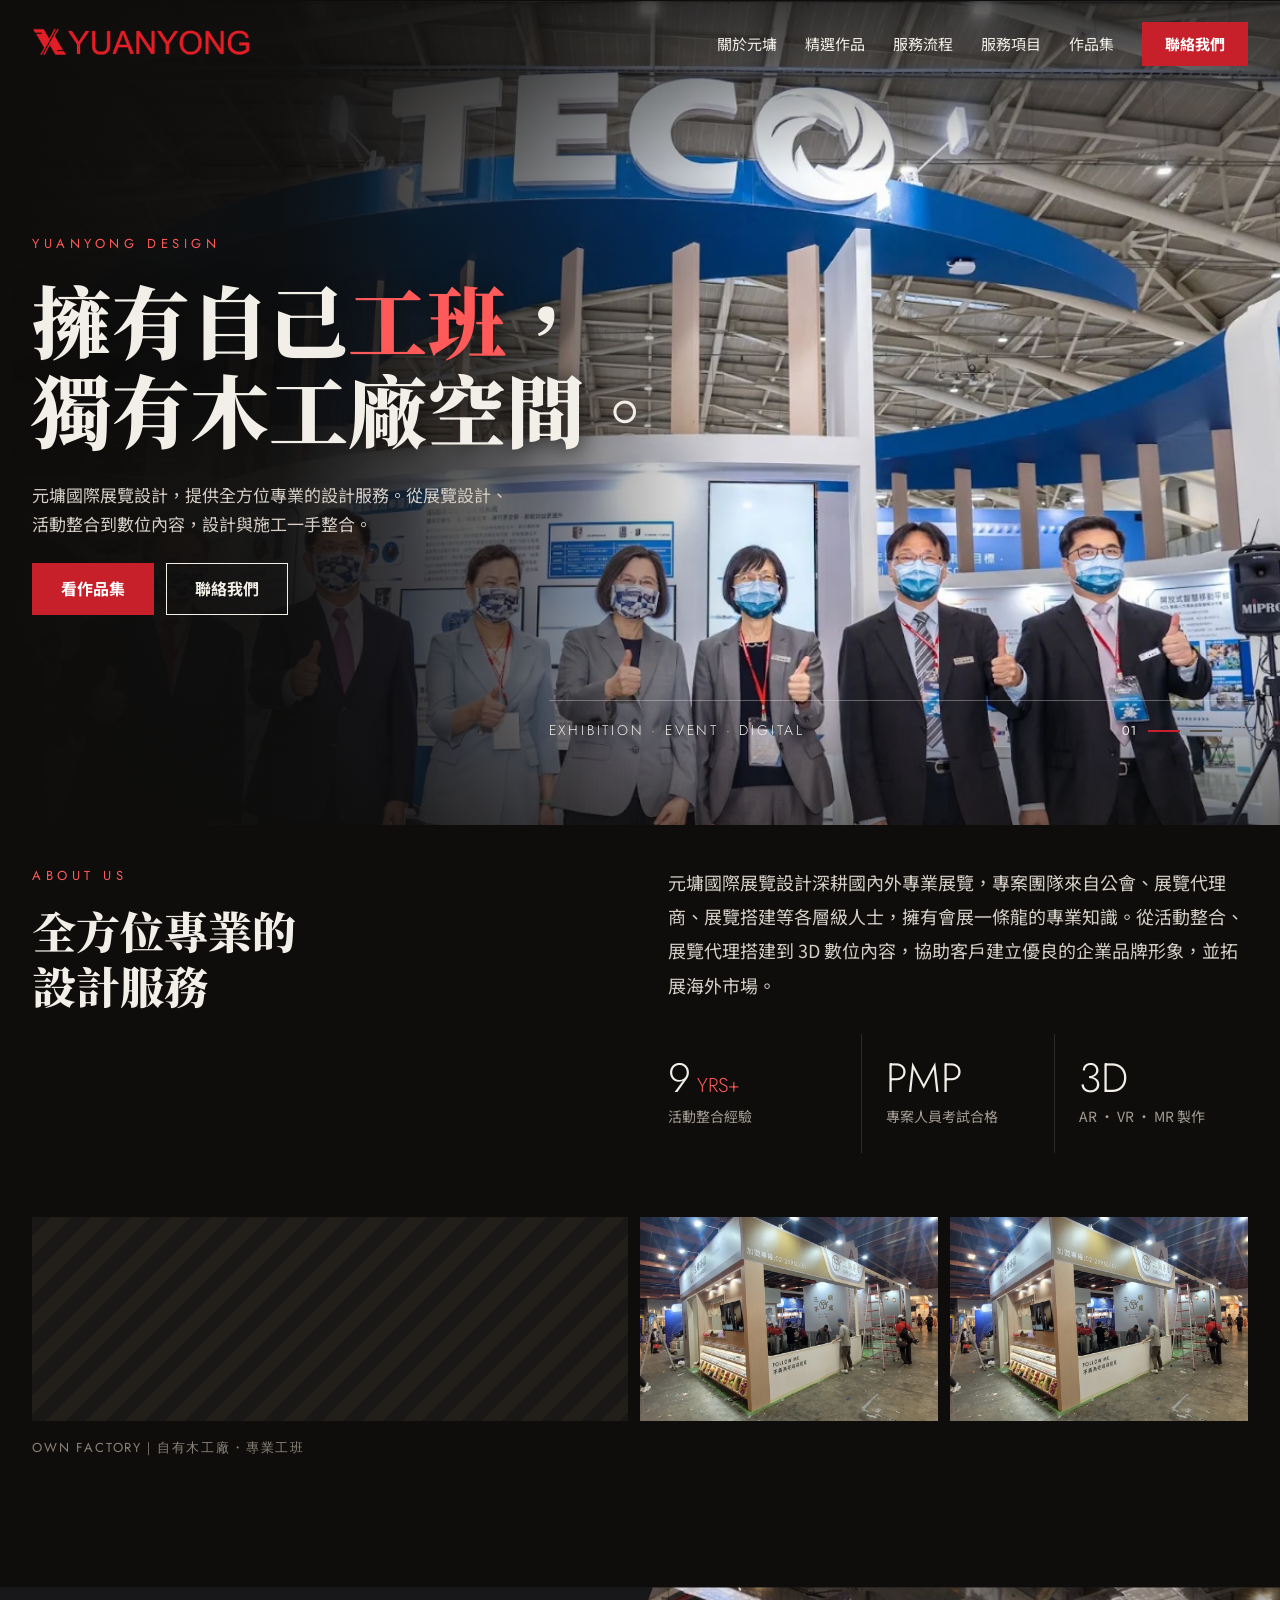
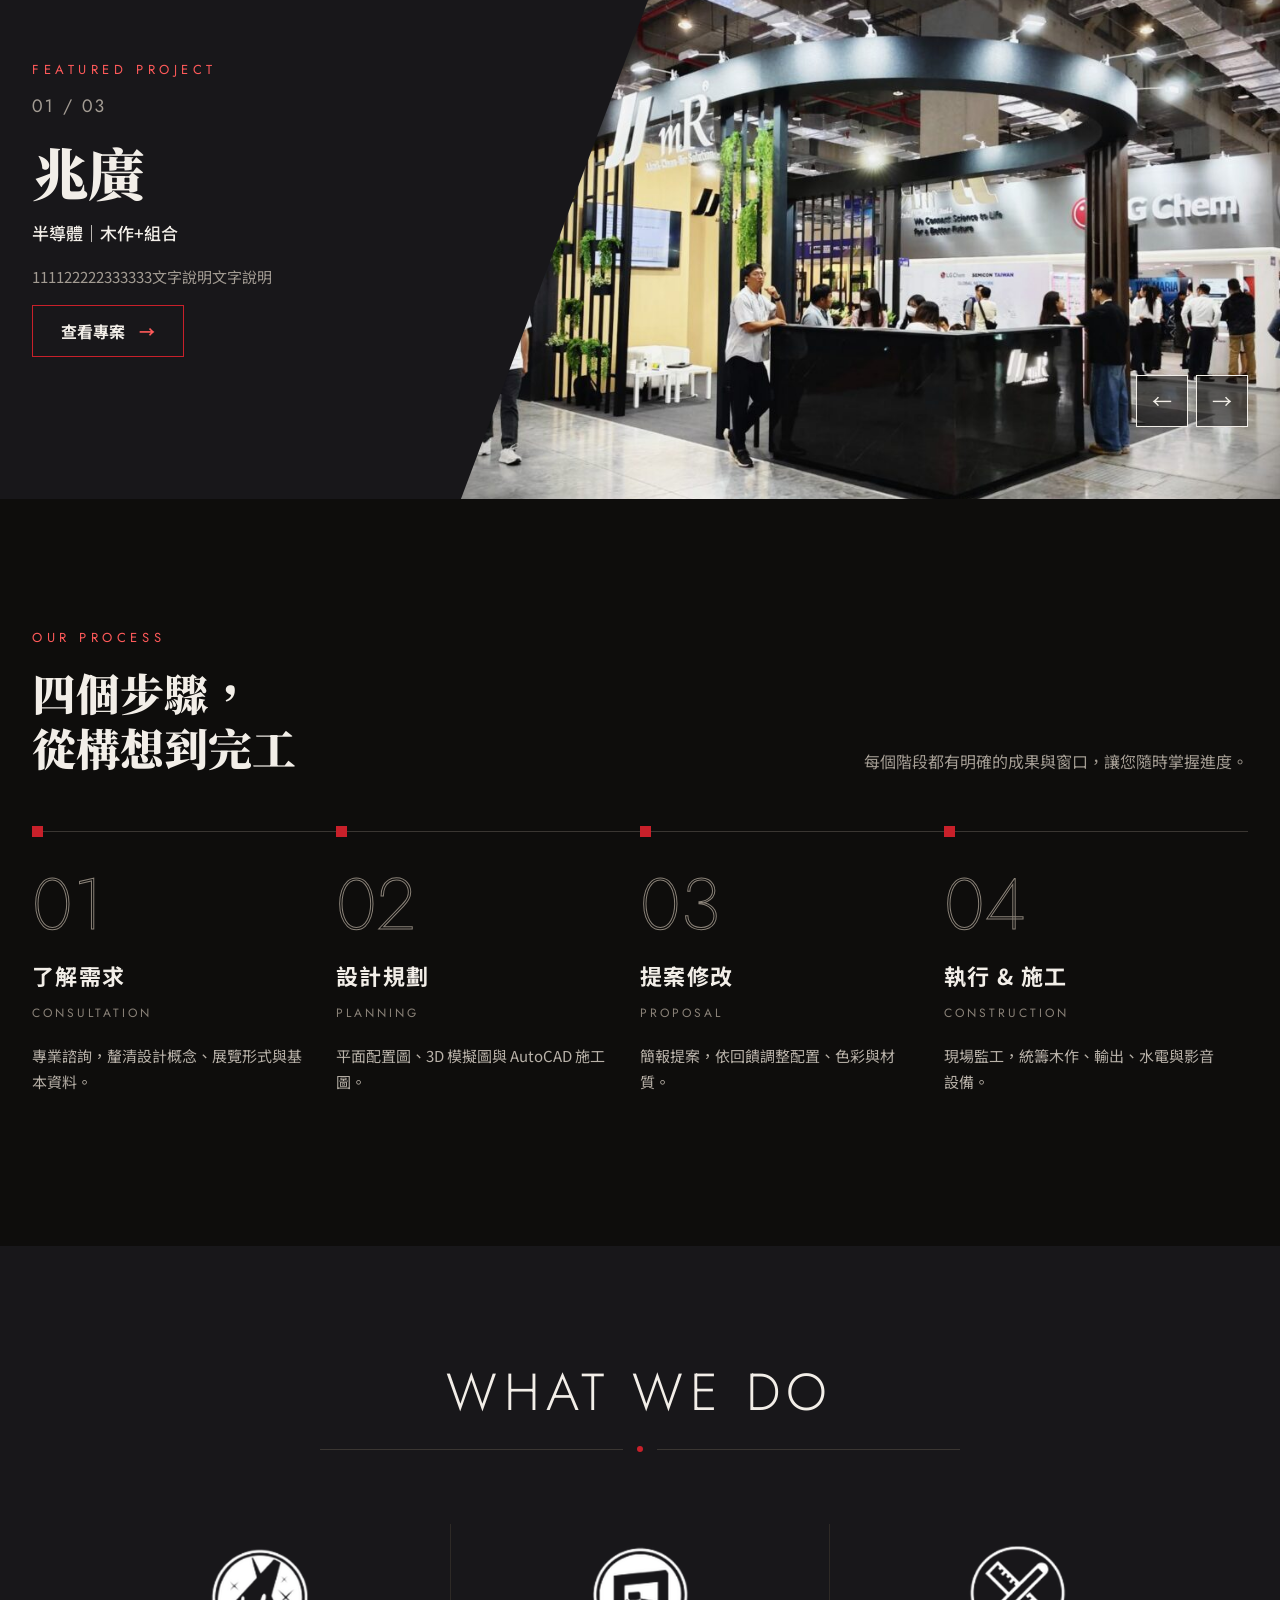
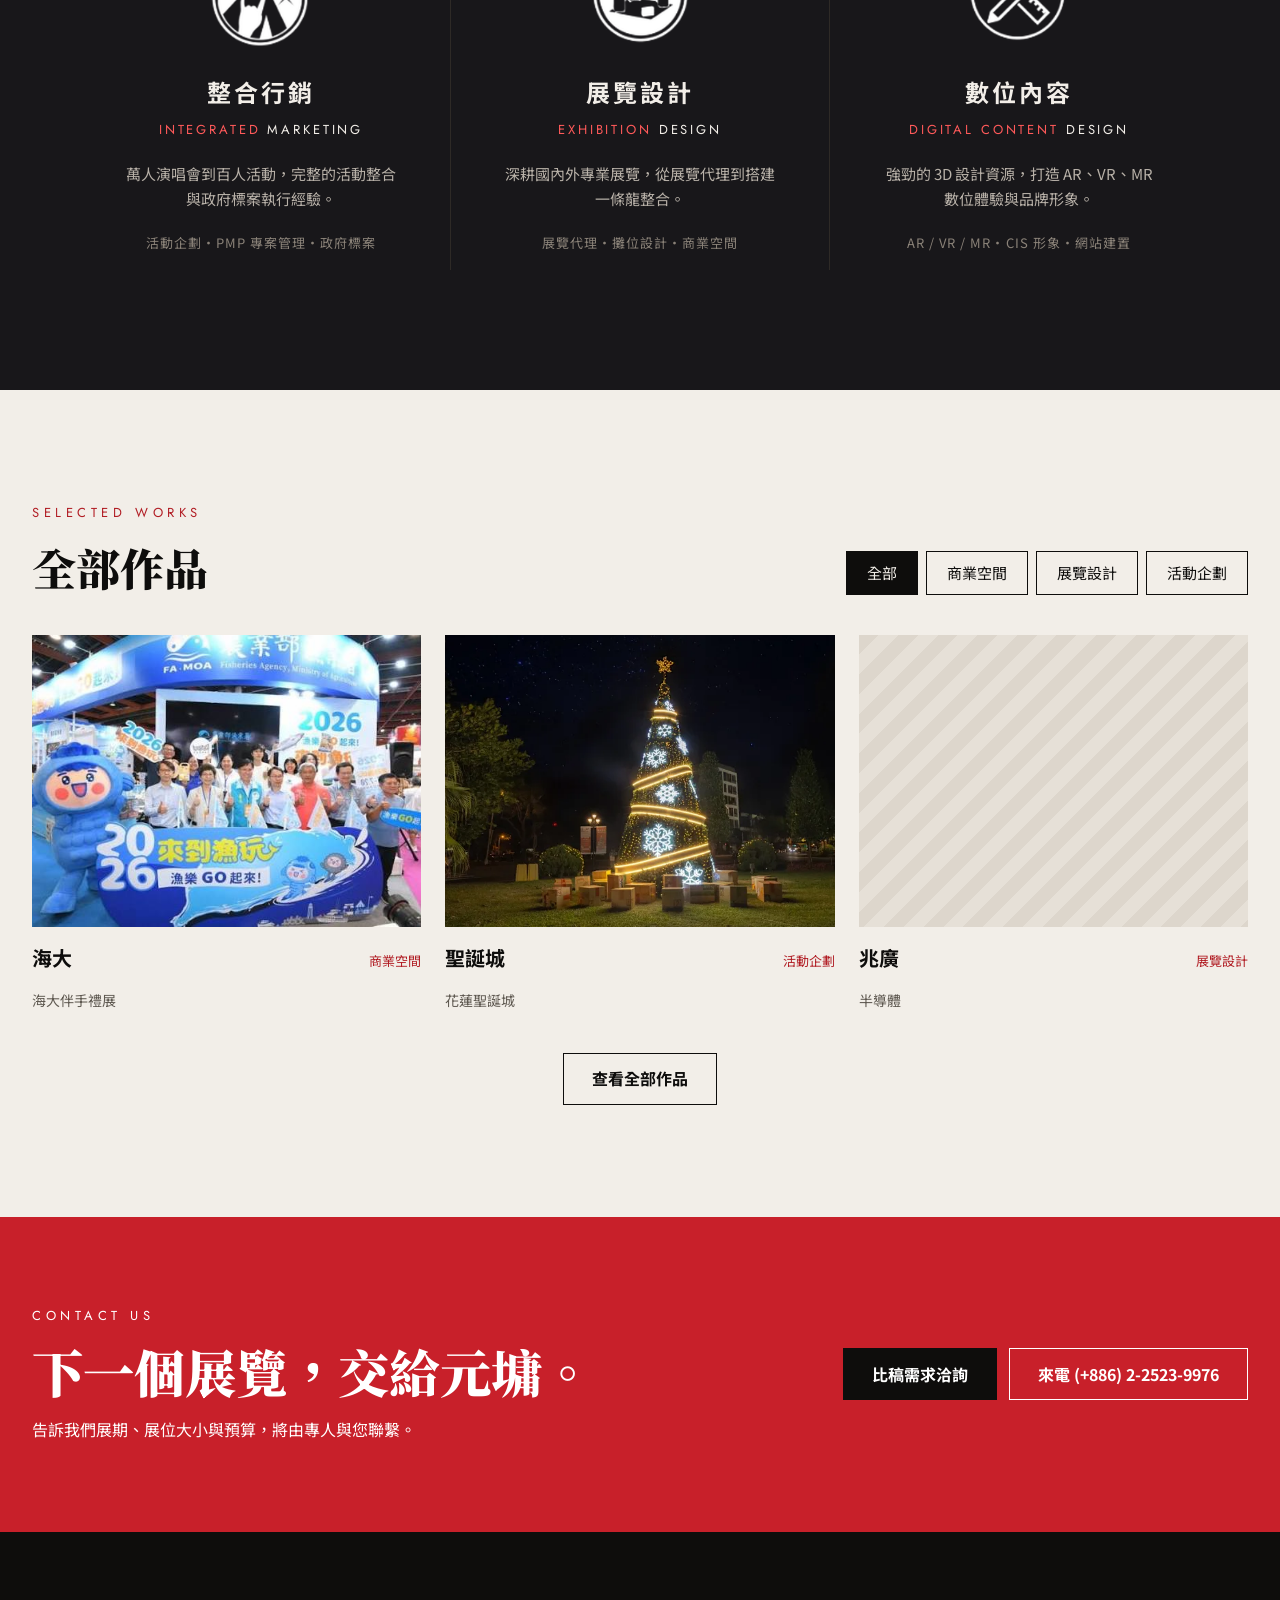
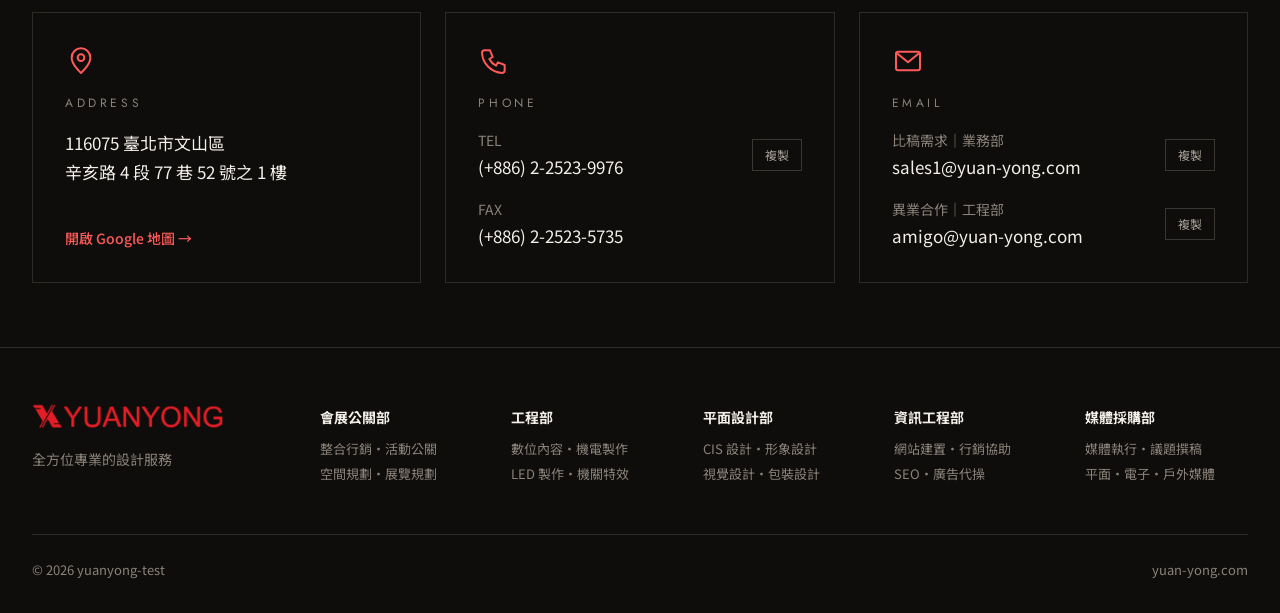
<file: index.html>
<!doctype html>
<html lang="zh-TW">
<head>
<meta name="robots" content="noindex, nofollow">
<meta charset="UTF-8">
<meta name="viewport" content="width=device-width, initial-scale=1, viewport-fit=cover">
<title>yuanyong-test</title>
<link rel='dns-prefetch' href='//fonts.googleapis.com' />
<link href='https://fonts.gstatic.com' crossorigin rel='preconnect' />
<style id="wp-img-auto-sizes-contain-inline-css">
img:is([sizes=auto i],[sizes^="auto," i]){contain-intrinsic-size:3000px 1500px}
/*# sourceURL=wp-img-auto-sizes-contain-inline-css */
</style>
<style id="wp-block-library-inline-css">
:root{--wp-block-synced-color:#7a00df;--wp-block-synced-color--rgb:122,0,223;--wp-bound-block-color:var(--wp-block-synced-color);--wp-editor-canvas-background:#ddd;--wp-admin-theme-color:#007cba;--wp-admin-theme-color--rgb:0,124,186;--wp-admin-theme-color-darker-10:#006ba1;--wp-admin-theme-color-darker-10--rgb:0,107,160.5;--wp-admin-theme-color-darker-20:#005a87;--wp-admin-theme-color-darker-20--rgb:0,90,135;--wp-admin-border-width-focus:2px}@media (min-resolution:192dpi){:root{--wp-admin-border-width-focus:1.5px}}.wp-element-button{cursor:pointer}:root .has-very-light-gray-background-color{background-color:#eee}:root .has-very-dark-gray-background-color{background-color:#313131}:root .has-very-light-gray-color{color:#eee}:root .has-very-dark-gray-color{color:#313131}:root .has-vivid-green-cyan-to-vivid-cyan-blue-gradient-background{background:linear-gradient(135deg,#00d084,#0693e3)}:root .has-purple-crush-gradient-background{background:linear-gradient(135deg,#34e2e4,#4721fb 50%,#ab1dfe)}:root .has-hazy-dawn-gradient-background{background:linear-gradient(135deg,#faaca8,#dad0ec)}:root .has-subdued-olive-gradient-background{background:linear-gradient(135deg,#fafae1,#67a671)}:root .has-atomic-cream-gradient-background{background:linear-gradient(135deg,#fdd79a,#004a59)}:root .has-nightshade-gradient-background{background:linear-gradient(135deg,#330968,#31cdcf)}:root .has-midnight-gradient-background{background:linear-gradient(135deg,#020381,#2874fc)}:root{--wp--preset--font-size--normal:16px;--wp--preset--font-size--huge:42px}.has-regular-font-size{font-size:1em}.has-larger-font-size{font-size:2.625em}.has-normal-font-size{font-size:var(--wp--preset--font-size--normal)}.has-huge-font-size{font-size:var(--wp--preset--font-size--huge)}:root .has-text-align-center{text-align:center}:root .has-text-align-left{text-align:left}:root .has-text-align-right{text-align:right}.has-fit-text{white-space:nowrap!important}#end-resizable-editor-section{display:none}.aligncenter{clear:both}.items-justified-left{justify-content:flex-start}.items-justified-center{justify-content:center}.items-justified-right{justify-content:flex-end}.items-justified-space-between{justify-content:space-between}.screen-reader-text{word-wrap:normal!important;border:0;clip-path:inset(50%);height:1px;margin:-1px;overflow:hidden;padding:0;position:absolute;width:1px;word-break:normal!important}.screen-reader-text:focus{background-color:#ddd;clip-path:none;color:#444;display:block;font-size:1em;height:auto;left:5px;line-height:normal;padding:15px 23px 14px;text-decoration:none;top:5px;width:auto;z-index:100000}html :where(.has-border-color){border-style:solid}html :where([style^=border-color],[style*=";border-color"],[style*="; border-color"]){border-style:solid}html :where([style^=border-top-color],[style*=";border-top-color"],[style*="; border-top-color"]){border-top-style:solid}html :where([style^=border-right-color],[style*=";border-right-color"],[style*="; border-right-color"]){border-right-style:solid}html :where([style^=border-bottom-color],[style*=";border-bottom-color"],[style*="; border-bottom-color"]){border-bottom-style:solid}html :where([style^=border-left-color],[style*=";border-left-color"],[style*="; border-left-color"]){border-left-style:solid}html :where([style^=border-width],[style*=";border-width"],[style*="; border-width"]){border-style:solid}html :where([style^=border-top-width],[style*=";border-top-width"],[style*="; border-top-width"]){border-top-style:solid}html :where([style^=border-right-width],[style*=";border-right-width"],[style*="; border-right-width"]){border-right-style:solid}html :where([style^=border-bottom-width],[style*=";border-bottom-width"],[style*="; border-bottom-width"]){border-bottom-style:solid}html :where([style^=border-left-width],[style*=";border-left-width"],[style*="; border-left-width"]){border-left-style:solid}html :where(img[class*=wp-image-]){height:auto;max-width:100%}:where(figure){margin:0 0 1em}html :where(.is-position-sticky){--wp-admin--admin-bar--position-offset:var(--wp-admin--admin-bar--height,0px)}@media screen and (max-width:600px){html :where(.is-position-sticky){--wp-admin--admin-bar--position-offset:0px}}

/*# sourceURL=/wp-includes/css/dist/block-library/common.min.css */
</style>
<style id="classic-theme-styles-inline-css">
/*! This file is auto-generated */
.wp-block-button__link{color:#fff;background-color:#32373c;border-radius:9999px;box-shadow:none;text-decoration:none;padding:calc(.667em + 2px) calc(1.333em + 2px);font-size:1.125em}.wp-block-file__button{background:#32373c;color:#fff;text-decoration:none}
/*# sourceURL=/wp-includes/css/classic-themes.min.css */
</style>

<style id="global-styles-inline-css">
:root{--wp--preset--aspect-ratio--square: 1;--wp--preset--aspect-ratio--4-3: 4/3;--wp--preset--aspect-ratio--3-4: 3/4;--wp--preset--aspect-ratio--3-2: 3/2;--wp--preset--aspect-ratio--2-3: 2/3;--wp--preset--aspect-ratio--16-9: 16/9;--wp--preset--aspect-ratio--9-16: 9/16;--wp--preset--color--black: #000000;--wp--preset--color--cyan-bluish-gray: #abb8c3;--wp--preset--color--white: #ffffff;--wp--preset--color--pale-pink: #f78da7;--wp--preset--color--vivid-red: #cf2e2e;--wp--preset--color--luminous-vivid-orange: #ff6900;--wp--preset--color--luminous-vivid-amber: #fcb900;--wp--preset--color--light-green-cyan: #7bdcb5;--wp--preset--color--vivid-green-cyan: #00d084;--wp--preset--color--pale-cyan-blue: #8ed1fc;--wp--preset--color--vivid-cyan-blue: #0693e3;--wp--preset--color--vivid-purple: #9b51e0;--wp--preset--gradient--vivid-cyan-blue-to-vivid-purple: linear-gradient(135deg,rgb(6,147,227) 0%,rgb(155,81,224) 100%);--wp--preset--gradient--light-green-cyan-to-vivid-green-cyan: linear-gradient(135deg,rgb(122,220,180) 0%,rgb(0,208,130) 100%);--wp--preset--gradient--luminous-vivid-amber-to-luminous-vivid-orange: linear-gradient(135deg,rgb(252,185,0) 0%,rgb(255,105,0) 100%);--wp--preset--gradient--luminous-vivid-orange-to-vivid-red: linear-gradient(135deg,rgb(255,105,0) 0%,rgb(207,46,46) 100%);--wp--preset--gradient--very-light-gray-to-cyan-bluish-gray: linear-gradient(135deg,rgb(238,238,238) 0%,rgb(169,184,195) 100%);--wp--preset--gradient--cool-to-warm-spectrum: linear-gradient(135deg,rgb(74,234,220) 0%,rgb(151,120,209) 20%,rgb(207,42,186) 40%,rgb(238,44,130) 60%,rgb(251,105,98) 80%,rgb(254,248,76) 100%);--wp--preset--gradient--blush-light-purple: linear-gradient(135deg,rgb(255,206,236) 0%,rgb(152,150,240) 100%);--wp--preset--gradient--blush-bordeaux: linear-gradient(135deg,rgb(254,205,165) 0%,rgb(254,45,45) 50%,rgb(107,0,62) 100%);--wp--preset--gradient--luminous-dusk: linear-gradient(135deg,rgb(255,203,112) 0%,rgb(199,81,192) 50%,rgb(65,88,208) 100%);--wp--preset--gradient--pale-ocean: linear-gradient(135deg,rgb(255,245,203) 0%,rgb(182,227,212) 50%,rgb(51,167,181) 100%);--wp--preset--gradient--electric-grass: linear-gradient(135deg,rgb(202,248,128) 0%,rgb(113,206,126) 100%);--wp--preset--gradient--midnight: linear-gradient(135deg,rgb(2,3,129) 0%,rgb(40,116,252) 100%);--wp--preset--font-size--small: 13px;--wp--preset--font-size--medium: 20px;--wp--preset--font-size--large: 36px;--wp--preset--font-size--x-large: 42px;--wp--preset--spacing--20: 0.44rem;--wp--preset--spacing--30: 0.67rem;--wp--preset--spacing--40: 1rem;--wp--preset--spacing--50: 1.5rem;--wp--preset--spacing--60: 2.25rem;--wp--preset--spacing--70: 3.38rem;--wp--preset--spacing--80: 5.06rem;--wp--preset--shadow--natural: 6px 6px 9px rgba(0, 0, 0, 0.2);--wp--preset--shadow--deep: 12px 12px 50px rgba(0, 0, 0, 0.4);--wp--preset--shadow--sharp: 6px 6px 0px rgba(0, 0, 0, 0.2);--wp--preset--shadow--outlined: 6px 6px 0px -3px rgb(255, 255, 255), 6px 6px rgb(0, 0, 0);--wp--preset--shadow--crisp: 6px 6px 0px rgb(0, 0, 0);}.wp-block-button{--wp--preset--dimension--25: 25%;--wp--preset--dimension--50: 50%;--wp--preset--dimension--75: 75%;--wp--preset--dimension--100: 100%;}:where(body) { margin: 0; }:where(.is-layout-flex){gap: 0.5em;}:where(.is-layout-grid){gap: 0.5em;}body .is-layout-flex{display: flex;}.is-layout-flex{flex-wrap: wrap;align-items: center;}.is-layout-flex > :is(*, div){margin: 0;}body .is-layout-grid{display: grid;}.is-layout-grid > :is(*, div){margin: 0;}body{padding-top: 0px;padding-right: 0px;padding-bottom: 0px;padding-left: 0px;}:root :where(.wp-element-button, .wp-block-button__link){background-color: #32373c;border-width: 0;color: #fff;font-family: inherit;font-size: inherit;font-style: inherit;font-weight: inherit;letter-spacing: inherit;line-height: inherit;padding-top: calc(0.667em + 2px);padding-right: calc(1.333em + 2px);padding-bottom: calc(0.667em + 2px);padding-left: calc(1.333em + 2px);text-decoration: none;text-transform: inherit;}.has-black-color{color: var(--wp--preset--color--black) !important;}.has-cyan-bluish-gray-color{color: var(--wp--preset--color--cyan-bluish-gray) !important;}.has-white-color{color: var(--wp--preset--color--white) !important;}.has-pale-pink-color{color: var(--wp--preset--color--pale-pink) !important;}.has-vivid-red-color{color: var(--wp--preset--color--vivid-red) !important;}.has-luminous-vivid-orange-color{color: var(--wp--preset--color--luminous-vivid-orange) !important;}.has-luminous-vivid-amber-color{color: var(--wp--preset--color--luminous-vivid-amber) !important;}.has-light-green-cyan-color{color: var(--wp--preset--color--light-green-cyan) !important;}.has-vivid-green-cyan-color{color: var(--wp--preset--color--vivid-green-cyan) !important;}.has-pale-cyan-blue-color{color: var(--wp--preset--color--pale-cyan-blue) !important;}.has-vivid-cyan-blue-color{color: var(--wp--preset--color--vivid-cyan-blue) !important;}.has-vivid-purple-color{color: var(--wp--preset--color--vivid-purple) !important;}.has-black-background-color{background-color: var(--wp--preset--color--black) !important;}.has-cyan-bluish-gray-background-color{background-color: var(--wp--preset--color--cyan-bluish-gray) !important;}.has-white-background-color{background-color: var(--wp--preset--color--white) !important;}.has-pale-pink-background-color{background-color: var(--wp--preset--color--pale-pink) !important;}.has-vivid-red-background-color{background-color: var(--wp--preset--color--vivid-red) !important;}.has-luminous-vivid-orange-background-color{background-color: var(--wp--preset--color--luminous-vivid-orange) !important;}.has-luminous-vivid-amber-background-color{background-color: var(--wp--preset--color--luminous-vivid-amber) !important;}.has-light-green-cyan-background-color{background-color: var(--wp--preset--color--light-green-cyan) !important;}.has-vivid-green-cyan-background-color{background-color: var(--wp--preset--color--vivid-green-cyan) !important;}.has-pale-cyan-blue-background-color{background-color: var(--wp--preset--color--pale-cyan-blue) !important;}.has-vivid-cyan-blue-background-color{background-color: var(--wp--preset--color--vivid-cyan-blue) !important;}.has-vivid-purple-background-color{background-color: var(--wp--preset--color--vivid-purple) !important;}.has-black-border-color{border-color: var(--wp--preset--color--black) !important;}.has-cyan-bluish-gray-border-color{border-color: var(--wp--preset--color--cyan-bluish-gray) !important;}.has-white-border-color{border-color: var(--wp--preset--color--white) !important;}.has-pale-pink-border-color{border-color: var(--wp--preset--color--pale-pink) !important;}.has-vivid-red-border-color{border-color: var(--wp--preset--color--vivid-red) !important;}.has-luminous-vivid-orange-border-color{border-color: var(--wp--preset--color--luminous-vivid-orange) !important;}.has-luminous-vivid-amber-border-color{border-color: var(--wp--preset--color--luminous-vivid-amber) !important;}.has-light-green-cyan-border-color{border-color: var(--wp--preset--color--light-green-cyan) !important;}.has-vivid-green-cyan-border-color{border-color: var(--wp--preset--color--vivid-green-cyan) !important;}.has-pale-cyan-blue-border-color{border-color: var(--wp--preset--color--pale-cyan-blue) !important;}.has-vivid-cyan-blue-border-color{border-color: var(--wp--preset--color--vivid-cyan-blue) !important;}.has-vivid-purple-border-color{border-color: var(--wp--preset--color--vivid-purple) !important;}.has-vivid-cyan-blue-to-vivid-purple-gradient-background{background: var(--wp--preset--gradient--vivid-cyan-blue-to-vivid-purple) !important;}.has-light-green-cyan-to-vivid-green-cyan-gradient-background{background: var(--wp--preset--gradient--light-green-cyan-to-vivid-green-cyan) !important;}.has-luminous-vivid-amber-to-luminous-vivid-orange-gradient-background{background: var(--wp--preset--gradient--luminous-vivid-amber-to-luminous-vivid-orange) !important;}.has-luminous-vivid-orange-to-vivid-red-gradient-background{background: var(--wp--preset--gradient--luminous-vivid-orange-to-vivid-red) !important;}.has-very-light-gray-to-cyan-bluish-gray-gradient-background{background: var(--wp--preset--gradient--very-light-gray-to-cyan-bluish-gray) !important;}.has-cool-to-warm-spectrum-gradient-background{background: var(--wp--preset--gradient--cool-to-warm-spectrum) !important;}.has-blush-light-purple-gradient-background{background: var(--wp--preset--gradient--blush-light-purple) !important;}.has-blush-bordeaux-gradient-background{background: var(--wp--preset--gradient--blush-bordeaux) !important;}.has-luminous-dusk-gradient-background{background: var(--wp--preset--gradient--luminous-dusk) !important;}.has-pale-ocean-gradient-background{background: var(--wp--preset--gradient--pale-ocean) !important;}.has-electric-grass-gradient-background{background: var(--wp--preset--gradient--electric-grass) !important;}.has-midnight-gradient-background{background: var(--wp--preset--gradient--midnight) !important;}.has-small-font-size{font-size: var(--wp--preset--font-size--small) !important;}.has-medium-font-size{font-size: var(--wp--preset--font-size--medium) !important;}.has-large-font-size{font-size: var(--wp--preset--font-size--large) !important;}.has-x-large-font-size{font-size: var(--wp--preset--font-size--x-large) !important;}
/*# sourceURL=global-styles-inline-css */
</style>

<link rel='stylesheet' id='yy-fonts-css' href='https://fonts.googleapis.com/css2?family=Noto+Sans+TC:wght@400;500;700&#038;family=Noto+Serif+TC:wght@600;900&#038;family=Jost:wght@200;300;400;500&#038;display=swap' media='all' />
<link rel='stylesheet' id='yy-main-css' href='wp-content/themes/yuanyong/assets/css/main.css' media='all' />
</head>
<body class="home blog wp-theme-yuanyong">

<header class="site-header">
	<div class="wrap">
		<a class="logo" href="./" aria-label="yuanyong-test 首頁"><img src="wp-content/themes/yuanyong/assets/img/logo-red.png" alt="yuanyong-test" style="height:32px;width:auto"></a>
		<button class="menu-btn" type="button" aria-expanded="false" aria-controls="site-nav" aria-label="開啟選單">
			<svg viewBox="0 0 24 24" fill="none" stroke="currentColor" stroke-width="1.5" aria-hidden="true"><path d="M3 7h18M3 12h18M3 17h18"></path></svg>
		</button>
		<nav class="nav" id="site-nav" aria-label="主選單">
			<a href="#about">關於元墉</a>
			<a href="#featured">精選作品</a>			<a href="#process">服務流程</a>
			<a href="#service">服務項目</a>
			<a href="works/">作品集</a>
			<a class="btn btn-red" href="#contact">聯絡我們</a>
		</nav>
	</div>
</header>

<main id="top">

	<section class="hero" aria-label="首頁主視覺">
		<div class="hero-slides">
												<div class="media is-active"><img width="1360" height="906" src="wp-content/uploads/2026/10/unnamed-1.webp" class="attachment-yy-hero size-yy-hero" alt="" loading="eager" fetchpriority="high" decoding="async" srcset="wp-content/uploads/2026/10/unnamed-1.webp 1360w, wp-content/uploads/2026/10/unnamed-1-300x200.webp 300w, wp-content/uploads/2026/10/unnamed-1-1024x682.webp 1024w, wp-content/uploads/2026/10/unnamed-1-768x512.webp 768w" sizes="(max-width: 1360px) 100vw, 1360px" /></div>
									<div class="media"><img width="1360" height="767" src="wp-content/uploads/2026/10/unnamed.webp" class="attachment-yy-hero size-yy-hero" alt="" loading="lazy" fetchpriority="auto" decoding="async" srcset="wp-content/uploads/2026/10/unnamed.webp 1360w, wp-content/uploads/2026/10/unnamed-300x169.webp 300w, wp-content/uploads/2026/10/unnamed-1024x578.webp 1024w, wp-content/uploads/2026/10/unnamed-768x433.webp 768w" sizes="auto, (max-width: 1360px) 100vw, 1360px" /></div>
									</div>
		<div class="hero-fade" aria-hidden="true"></div>

		<div class="wrap hero-grid">
			<div class="hero-title">
				<p class="eyebrow">YUANYONG DESIGN</p>
				<h1>擁有自己<em>工班</em>，<br>
獨有木工廠空間。</h1>
			</div>
			<div class="hero-intro">
				<p>元墉國際展覽設計，提供全方位專業的設計服務。從展覽設計、活動整合到數位內容，設計與施工一手整合。</p>
				<div class="btn-row">
					<a class="btn btn-red" href="#works">看作品集</a>
					<a class="btn btn-line" href="#contact">聯絡我們</a>
				</div>
			</div>
			<div class="hero-bar">
				<div class="bar-in">
					<span class="tag">EXHIBITION · EVENT · DIGITAL</span>
											<div class="dots" role="group" aria-label="切換主視覺">
							<span class="cur">01</span>
															<button type="button" aria-label="第 1 張" aria-current="true"></button>
															<button type="button" aria-label="第 2 張" aria-current="false"></button>
														<span class="total">02</span>
						</div>
									</div>
			</div>
		</div>
	</section>

	<section id="about" class="wrap about" aria-labelledby="about-title">
		<div>
			<p class="eyebrow">ABOUT US</p>
			<h2 class="h-serif" id="about-title">全方位專業的<br>
設計服務</h2>
		</div>
		<div class="body">
			<p>元墉國際展覽設計深耕國內外專業展覽，專案團隊來自公會、展覽代理商、展覽搭建等各層級人士，擁有會展一條龍的專業知識。從活動整合、展覽代理搭建到 3D 數位內容，協助客戶建立優良的企業品牌形象，並拓展海外市場。</p>
			<div class="stats">
															<div>
							<b>9<small> YRS+</small></b>
							<span>活動整合經驗</span>
						</div>
																				<div>
							<b>PMP</b>
							<span>專案人員考試合格</span>
						</div>
																				<div>
							<b>3D</b>
							<span>AR · VR · MR 製作</span>
						</div>
												</div>
		</div>
					<div class="about-strip count-3">
									<div class="media as1"><img width="1024" height="578" src="wp-content/uploads/2026/10/unnamed-1024x578.webp" class="attachment-large size-large" alt="" loading="lazy" decoding="async" srcset="wp-content/uploads/2026/10/unnamed-1024x578.webp 1024w, wp-content/uploads/2026/10/unnamed-300x169.webp 300w, wp-content/uploads/2026/10/unnamed-768x433.webp 768w, wp-content/uploads/2026/10/unnamed.webp 1360w" sizes="auto, (max-width: 1024px) 100vw, 1024px" /></div>									<div class="media as2"><img width="960" height="720" src="wp-content/uploads/2026/10/unnamed-960x720.webp" class="attachment-yy-card size-yy-card" alt="" loading="lazy" decoding="async" /></div>									<div class="media as3"><img width="960" height="720" src="wp-content/uploads/2026/10/unnamed-960x720.webp" class="attachment-yy-card size-yy-card" alt="" loading="lazy" decoding="async" /></div>								<p class="about-cap">OWN FACTORY｜自有木工廠・專業工班</p>			</div>
			</section>

			<section id="featured" class="featured" aria-labelledby="feat-title">
							<div class="feat-slide is-active" data-i="0">
					<div class="media"><img width="1477" height="1108" src="wp-content/uploads/2026/10/%E5%85%86%E5%BB%A3%E5%AF%A6%E6%99%AF%E7%85%A7.jpg" class="attachment-yy-hero size-yy-hero" alt="" loading="lazy" decoding="async" srcset="wp-content/uploads/2026/10/%E5%85%86%E5%BB%A3%E5%AF%A6%E6%99%AF%E7%85%A7.jpg 1477w, wp-content/uploads/2026/10/%E5%85%86%E5%BB%A3%E5%AF%A6%E6%99%AF%E7%85%A7-300x225.jpg 300w, wp-content/uploads/2026/10/%E5%85%86%E5%BB%A3%E5%AF%A6%E6%99%AF%E7%85%A7-1024x768.jpg 1024w, wp-content/uploads/2026/10/%E5%85%86%E5%BB%A3%E5%AF%A6%E6%99%AF%E7%85%A7-768x576.jpg 768w, wp-content/uploads/2026/10/%E5%85%86%E5%BB%A3%E5%AF%A6%E6%99%AF%E7%85%A7-960x720.jpg 960w" sizes="auto, (max-width: 1477px) 100vw, 1477px" /></div>				</div>
							<div class="feat-slide" data-i="1">
					<div class="media"><img width="547" height="365" src="wp-content/uploads/2026/10/images.jpg" class="attachment-yy-hero size-yy-hero" alt="" loading="lazy" decoding="async" srcset="wp-content/uploads/2026/10/images.jpg 547w, wp-content/uploads/2026/10/images-300x200.jpg 300w" sizes="auto, (max-width: 547px) 100vw, 547px" /></div>				</div>
							<div class="feat-slide" data-i="2">
					<div class="media"><img width="640" height="427" src="wp-content/uploads/2026/10/5394408c3361b3cd735a60f33674e697.webp" class="attachment-yy-hero size-yy-hero" alt="" loading="lazy" decoding="async" srcset="wp-content/uploads/2026/10/5394408c3361b3cd735a60f33674e697.webp 640w, wp-content/uploads/2026/10/5394408c3361b3cd735a60f33674e697-300x200.webp 300w" sizes="auto, (max-width: 640px) 100vw, 640px" /></div>				</div>
						<div class="wrap feat-body">
				<div class="feat-top">
					<p class="eyebrow" id="feat-title">FEATURED PROJECT</p>
					<span class="feat-count"><span class="cur">01</span> / 03</span>				</div>
														<div class="feat-text is-active" data-i="0">
						<h2>兆廣</h2>
						<p class="feat-meta">半導體｜木作+組合</p>						<p class="feat-ex">111122222333333文字說明文字說明</p>						<a class="btn btn-line feat-btn" href="works/%E5%85%83%E5%A2%89test/">查看專案 <span aria-hidden="true">→</span></a>
					</div>
														<div class="feat-text" data-i="1">
						<h2>海大</h2>
						<p class="feat-meta">海大伴手禮展｜木作+組合</p>						<p class="feat-ex">賣魚ˊˊˊˊˊˊˊˊˊˊˊˊˊˊˊˊˊˊˊˊˊˊˊˊˊˊˊˊˊˊˊˊ魚</p>						<a class="btn btn-line feat-btn" href="works/%E6%B5%B7%E5%A4%A7/">查看專案 <span aria-hidden="true">→</span></a>
					</div>
														<div class="feat-text" data-i="2">
						<h2>聖誕城</h2>
						<p class="feat-meta">花蓮聖誕城｜活動統包</p>						<p class="feat-ex">文字說明文字說明</p>						<a class="btn btn-line feat-btn" href="works/%E8%81%96%E8%AA%95%E5%9F%8E/">查看專案 <span aria-hidden="true">→</span></a>
					</div>
													<div class="feat-arrows">
						<button type="button" class="feat-prev" aria-label="上一個作品">←</button>
						<button type="button" class="feat-next" aria-label="下一個作品">→</button>
					</div>
							</div>
		</section>
	
	<section id="process" class="wrap process" aria-labelledby="process-title">
		<div class="sec-head">
			<div>
				<p class="eyebrow">OUR PROCESS</p>
				<h2 class="h-serif" id="process-title">四個步驟，<br>
從構想到完工</h2>
			</div>
			<p class="lede">每個階段都有明確的成果與窗口，讓您隨時掌握進度。</p>
		</div>
		<ol class="steps">
							<li class="step">
					<div class="step-top">
						<span class="step-num" aria-hidden="true">01</span>
					</div>
					<div class="step-head"><h3>了解需求</h3><span class="en">CONSULTATION</span></div>
					<p>專業諮詢，釐清設計概念、展覽形式與基本資料。</p>
				</li>
							<li class="step">
					<div class="step-top">
						<span class="step-num" aria-hidden="true">02</span>
					</div>
					<div class="step-head"><h3>設計規劃</h3><span class="en">PLANNING</span></div>
					<p>平面配置圖、3D 模擬圖與 AutoCAD 施工圖。</p>
				</li>
							<li class="step">
					<div class="step-top">
						<span class="step-num" aria-hidden="true">03</span>
					</div>
					<div class="step-head"><h3>提案修改</h3><span class="en">PROPOSAL</span></div>
					<p>簡報提案，依回饋調整配置、色彩與材質。</p>
				</li>
							<li class="step">
					<div class="step-top">
						<span class="step-num" aria-hidden="true">04</span>
					</div>
					<div class="step-head"><h3>執行 &amp; 施工</h3><span class="en">CONSTRUCTION</span></div>
					<p>現場監工，統籌木作、輸出、水電與影音設備。</p>
				</li>
					</ol>
	</section>

	<section id="service" class="services" aria-labelledby="service-title">
		<div class="wrap">
			<div class="center-head">
				<h2 class="h-latin" id="service-title">WHAT WE DO</h2>
				<div class="divider-dot" aria-hidden="true"><span></span><i></i><span></span></div>
			</div>
			<div class="svc-grid">
									<article class="svc">
						<img src="wp-content/themes/yuanyong/assets/img/icon-marketing.png" alt="" width="112" height="112">						<div class="svc-name">
							<h3>整合行銷</h3>
							<span class="en"><em>INTEGRATED</em> MARKETING</span>
						</div>
						<p>萬人演唱會到百人活動，完整的活動整合與政府標案執行經驗。</p>
						<span class="keys">活動企劃・PMP 專案管理・政府標案</span>
					</article>
									<article class="svc">
						<img src="wp-content/themes/yuanyong/assets/img/icon-exhibition.png" alt="" width="112" height="112">						<div class="svc-name">
							<h3>展覽設計</h3>
							<span class="en"><em>EXHIBITION</em> DESIGN</span>
						</div>
						<p>深耕國內外專業展覽，從展覽代理到搭建一條龍整合。</p>
						<span class="keys">展覽代理・攤位設計・商業空間</span>
					</article>
									<article class="svc">
						<img src="wp-content/themes/yuanyong/assets/img/icon-digital.png" alt="" width="112" height="112">						<div class="svc-name">
							<h3>數位內容</h3>
							<span class="en"><em>DIGITAL CONTENT</em> DESIGN</span>
						</div>
						<p>強勁的 3D 設計資源，打造 AR、VR、MR 數位體驗與品牌形象。</p>
						<span class="keys">AR / VR / MR・CIS 形象・網站建置</span>
					</article>
							</div>
		</div>
	</section>

	<section id="works" class="works" aria-labelledby="works-title">
		<div class="wrap">
			<div class="sec-head">
				<div>
					<p class="eyebrow">SELECTED WORKS</p>
					<h2 class="h-serif" id="works-title">全部作品</h2>
				</div>
				<div class="filters" role="group" aria-label="作品分類"><button type="button" data-filter="all" aria-pressed="true">全部</button><button type="button" data-filter="space" aria-pressed="false">商業空間</button><button type="button" data-filter="exhibition" aria-pressed="false">展覽設計</button><button type="button" data-filter="event" aria-pressed="false">活動企劃</button></div>			</div>
							<div class="work-grid">
						<a class="work" href="works/%E6%B5%B7%E5%A4%A7/" data-cat="space">
		<div class="media light"><img width="547" height="365" src="wp-content/uploads/2026/10/images.jpg" class="attachment-yy-card size-yy-card" alt="" loading="lazy" decoding="async" srcset="wp-content/uploads/2026/10/images.jpg 547w, wp-content/uploads/2026/10/images-300x200.jpg 300w" sizes="auto, (max-width: 547px) 100vw, 547px" /></div>		<div class="work-meta">
			<strong>海大</strong>
			<span class="cat">商業空間</span>		</div>
		<span class="sub">海大伴手禮展</span>	</a>
		<a class="work" href="works/%E8%81%96%E8%AA%95%E5%9F%8E/" data-cat="event">
		<div class="media light"><img width="640" height="427" src="wp-content/uploads/2026/10/5394408c3361b3cd735a60f33674e697.webp" class="attachment-yy-card size-yy-card" alt="" loading="lazy" decoding="async" srcset="wp-content/uploads/2026/10/5394408c3361b3cd735a60f33674e697.webp 640w, wp-content/uploads/2026/10/5394408c3361b3cd735a60f33674e697-300x200.webp 300w" sizes="auto, (max-width: 640px) 100vw, 640px" /></div>		<div class="work-meta">
			<strong>聖誕城</strong>
			<span class="cat">活動企劃</span>		</div>
		<span class="sub">花蓮聖誕城</span>	</a>
		<a class="work" href="works/%E5%85%83%E5%A2%89test/" data-cat="exhibition">
		<div class="media light"><img width="960" height="720" src="wp-content/uploads/2026/10/%E5%85%86%E5%BB%A3%E5%AF%A6%E6%99%AF%E7%85%A7-960x720.jpg" class="attachment-yy-card size-yy-card" alt="" loading="lazy" decoding="async" srcset="wp-content/uploads/2026/10/%E5%85%86%E5%BB%A3%E5%AF%A6%E6%99%AF%E7%85%A7-960x720.jpg 960w, wp-content/uploads/2026/10/%E5%85%86%E5%BB%A3%E5%AF%A6%E6%99%AF%E7%85%A7-300x225.jpg 300w, wp-content/uploads/2026/10/%E5%85%86%E5%BB%A3%E5%AF%A6%E6%99%AF%E7%85%A7-1024x768.jpg 1024w, wp-content/uploads/2026/10/%E5%85%86%E5%BB%A3%E5%AF%A6%E6%99%AF%E7%85%A7-768x576.jpg 768w, wp-content/uploads/2026/10/%E5%85%86%E5%BB%A3%E5%AF%A6%E6%99%AF%E7%85%A7.jpg 1477w" sizes="auto, (max-width: 960px) 100vw, 960px" /></div>		<div class="work-meta">
			<strong>兆廣</strong>
			<span class="cat">展覽設計</span>		</div>
		<span class="sub">半導體</span>	</a>
					</div>
				<p class="empty">這個分類目前還沒有作品。</p>
						<a class="btn more" href="works/">查看全部作品</a>
		</div>
	</section>

	<section id="contact" aria-labelledby="contact-title">
	<div class="cta">
		<div class="wrap">
			<div class="txt">
				<p class="eyebrow">CONTACT US</p>
				<h2 id="contact-title">下一個展覽，交給元墉。</h2>
				<p>告訴我們展期、展位大小與預算，將由專人與您聯繫。</p>
			</div>
			<div class="btn-row">
				<a class="btn btn-ink" href="mailto:sales1@yuan-yong.com">比稿需求洽詢</a>				<a class="btn btn-white-line" href="tel:+886225239976">來電 (+886) 2-2523-9976</a>			</div>
		</div>
	</div>
	<div class="wrap contact-cards">
		<div class="c-card">
			<svg viewBox="0 0 24 24" fill="none" stroke="#FF5A5A" stroke-width="1.5" stroke-linecap="round" stroke-linejoin="round" aria-hidden="true"><path d="M12 21s-7-6.2-7-11.5a7 7 0 0 1 14 0C19 14.8 12 21 12 21z"></path><circle cx="12" cy="9.5" r="2.5"></circle></svg>
			<span class="k">ADDRESS</span>
			<address class="v" style="font-style: normal">116075 臺北市文山區<br>
辛亥路 4 段 77 巷 52 號之 1 樓</address>
			<a class="map" href="https://www.google.com/maps/search/?api=1&#038;query=%E8%87%BA%E5%8C%97%E5%B8%82%E6%96%87%E5%B1%B1%E5%8D%80%E8%BE%9B%E4%BA%A5%E8%B7%AF4%E6%AE%B577%E5%B7%B752%E8%99%9F" target="_blank" rel="noopener">開啟 Google 地圖 →</a>		</div>
		<div class="c-card">
			<svg viewBox="0 0 24 24" fill="none" stroke="#FF5A5A" stroke-width="1.5" stroke-linecap="round" stroke-linejoin="round" aria-hidden="true"><path d="M5 4h4l2 5-2.5 1.5a11 11 0 0 0 5 5L15 13l5 2v4a2 2 0 0 1-2 2A16 16 0 0 1 3 6a2 2 0 0 1 2-2z"></path></svg>
			<span class="k">PHONE</span>
			<div class="row"><div><small>TEL</small><a class="v" id="c-tel" href="tel:+886225239976" style="text-decoration: none">(+886) 2-2523-9976</a></div><button class="copy" type="button" data-copy="(+886) 2-2523-9976" aria-controls="c-tel">複製</button></div>			<div class="row"><div><small>FAX</small><span class="v">(+886) 2-2523-5735</span></div></div>		</div>
		<div class="c-card">
			<svg viewBox="0 0 24 24" fill="none" stroke="#FF5A5A" stroke-width="1.5" stroke-linecap="round" stroke-linejoin="round" aria-hidden="true"><rect x="3" y="5" width="18" height="14" rx="1.5"></rect><path d="M3.5 6l8.5 7 8.5-7"></path></svg>
			<span class="k">EMAIL</span>
			<div class="row"><div><small>比稿需求｜業務部</small><a class="v" id="c-sales" href="mailto:sales1@yuan-yong.com" style="text-decoration: none">sales1@yuan-yong.com</a></div><button class="copy" type="button" data-copy="sales1@yuan-yong.com" aria-controls="c-sales">複製</button></div>			<div class="row"><div><small>異業合作｜工程部</small><a class="v" id="c-eng" href="mailto:amigo@yuan-yong.com" style="text-decoration: none">amigo@yuan-yong.com</a></div><button class="copy" type="button" data-copy="amigo@yuan-yong.com" aria-controls="c-eng">複製</button></div>		</div>
	</div>
</section>

</main>

<footer class="site-footer">
	<div class="wrap">
		<div class="foot-top">
			<div class="foot-brand">
				<img src="wp-content/themes/yuanyong/assets/img/logo-red.png" alt="yuanyong-test" style="height:28px;width:auto">				<span>全方位專業的設計服務</span>
			</div>
			<div class="depts">
															<div><b>會展公關部</b><span>整合行銷・活動公關<br>
空間規劃・展覽規劃</span></div>
																				<div><b>工程部</b><span>數位內容・機電製作<br>
LED 製作・機關特效</span></div>
																				<div><b>平面設計部</b><span>CIS 設計・形象設計<br>
視覺設計・包裝設計</span></div>
																				<div><b>資訊工程部</b><span>網站建置・行銷協助<br>
SEO・廣告代操</span></div>
																				<div><b>媒體採購部</b><span>媒體執行・議題撰稿<br>
平面・電子・戶外媒體</span></div>
												</div>
		</div>
		<div class="foot-bottom">
			<span>© 2026 yuanyong-test</span>
			<a href="./">yuan-yong.com</a>
		</div>
	</div>
</footer>

<script type="speculationrules">
{"prefetch":[{"source":"document","where":{"and":[{"href_matches":"/*"},{"not":{"href_matches":["/wp-*.php","/wp-admin/*","/wp-content/uploads/*","/wp-content/*","/wp-content/plugins/*","/wp-content/themes/yuanyong/*","/*\\?(.+)"]}},{"not":{"selector_matches":"a[rel~=\"nofollow\"]"}},{"not":{"selector_matches":".no-prefetch, .no-prefetch a"}}]},"eagerness":"conservative"}]}
</script>
<script id="yy-main-js" src="wp-content/themes/yuanyong/assets/js/main.js"></script>
</body>
</html>
</file>
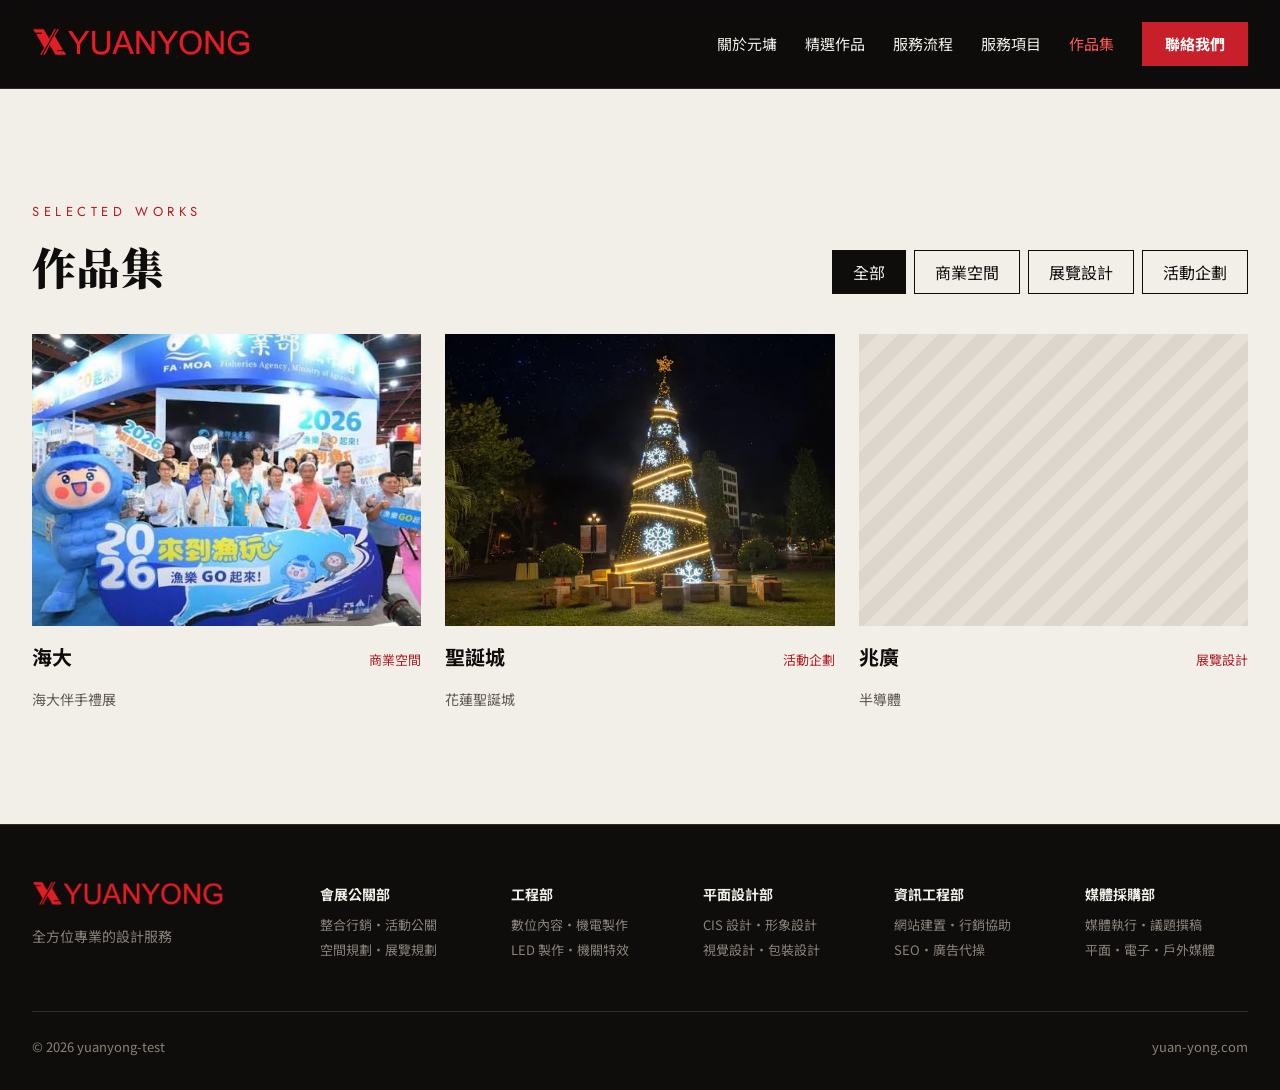
<file: works/index.html>
<!doctype html>
<html lang="zh-TW">
<head>
<meta name="robots" content="noindex, nofollow">
<meta charset="UTF-8">
<meta name="viewport" content="width=device-width, initial-scale=1, viewport-fit=cover">
<title>作品集 &#8211; yuanyong-test</title>
<link rel='dns-prefetch' href='//fonts.googleapis.com' />
<link href='https://fonts.gstatic.com' crossorigin rel='preconnect' />
<style id="wp-img-auto-sizes-contain-inline-css">
img:is([sizes=auto i],[sizes^="auto," i]){contain-intrinsic-size:3000px 1500px}
/*# sourceURL=wp-img-auto-sizes-contain-inline-css */
</style>
<style id="wp-block-library-inline-css">
:root{--wp-block-synced-color:#7a00df;--wp-block-synced-color--rgb:122,0,223;--wp-bound-block-color:var(--wp-block-synced-color);--wp-editor-canvas-background:#ddd;--wp-admin-theme-color:#007cba;--wp-admin-theme-color--rgb:0,124,186;--wp-admin-theme-color-darker-10:#006ba1;--wp-admin-theme-color-darker-10--rgb:0,107,160.5;--wp-admin-theme-color-darker-20:#005a87;--wp-admin-theme-color-darker-20--rgb:0,90,135;--wp-admin-border-width-focus:2px}@media (min-resolution:192dpi){:root{--wp-admin-border-width-focus:1.5px}}.wp-element-button{cursor:pointer}:root .has-very-light-gray-background-color{background-color:#eee}:root .has-very-dark-gray-background-color{background-color:#313131}:root .has-very-light-gray-color{color:#eee}:root .has-very-dark-gray-color{color:#313131}:root .has-vivid-green-cyan-to-vivid-cyan-blue-gradient-background{background:linear-gradient(135deg,#00d084,#0693e3)}:root .has-purple-crush-gradient-background{background:linear-gradient(135deg,#34e2e4,#4721fb 50%,#ab1dfe)}:root .has-hazy-dawn-gradient-background{background:linear-gradient(135deg,#faaca8,#dad0ec)}:root .has-subdued-olive-gradient-background{background:linear-gradient(135deg,#fafae1,#67a671)}:root .has-atomic-cream-gradient-background{background:linear-gradient(135deg,#fdd79a,#004a59)}:root .has-nightshade-gradient-background{background:linear-gradient(135deg,#330968,#31cdcf)}:root .has-midnight-gradient-background{background:linear-gradient(135deg,#020381,#2874fc)}:root{--wp--preset--font-size--normal:16px;--wp--preset--font-size--huge:42px}.has-regular-font-size{font-size:1em}.has-larger-font-size{font-size:2.625em}.has-normal-font-size{font-size:var(--wp--preset--font-size--normal)}.has-huge-font-size{font-size:var(--wp--preset--font-size--huge)}:root .has-text-align-center{text-align:center}:root .has-text-align-left{text-align:left}:root .has-text-align-right{text-align:right}.has-fit-text{white-space:nowrap!important}#end-resizable-editor-section{display:none}.aligncenter{clear:both}.items-justified-left{justify-content:flex-start}.items-justified-center{justify-content:center}.items-justified-right{justify-content:flex-end}.items-justified-space-between{justify-content:space-between}.screen-reader-text{word-wrap:normal!important;border:0;clip-path:inset(50%);height:1px;margin:-1px;overflow:hidden;padding:0;position:absolute;width:1px;word-break:normal!important}.screen-reader-text:focus{background-color:#ddd;clip-path:none;color:#444;display:block;font-size:1em;height:auto;left:5px;line-height:normal;padding:15px 23px 14px;text-decoration:none;top:5px;width:auto;z-index:100000}html :where(.has-border-color){border-style:solid}html :where([style^=border-color],[style*=";border-color"],[style*="; border-color"]){border-style:solid}html :where([style^=border-top-color],[style*=";border-top-color"],[style*="; border-top-color"]){border-top-style:solid}html :where([style^=border-right-color],[style*=";border-right-color"],[style*="; border-right-color"]){border-right-style:solid}html :where([style^=border-bottom-color],[style*=";border-bottom-color"],[style*="; border-bottom-color"]){border-bottom-style:solid}html :where([style^=border-left-color],[style*=";border-left-color"],[style*="; border-left-color"]){border-left-style:solid}html :where([style^=border-width],[style*=";border-width"],[style*="; border-width"]){border-style:solid}html :where([style^=border-top-width],[style*=";border-top-width"],[style*="; border-top-width"]){border-top-style:solid}html :where([style^=border-right-width],[style*=";border-right-width"],[style*="; border-right-width"]){border-right-style:solid}html :where([style^=border-bottom-width],[style*=";border-bottom-width"],[style*="; border-bottom-width"]){border-bottom-style:solid}html :where([style^=border-left-width],[style*=";border-left-width"],[style*="; border-left-width"]){border-left-style:solid}html :where(img[class*=wp-image-]){height:auto;max-width:100%}:where(figure){margin:0 0 1em}html :where(.is-position-sticky){--wp-admin--admin-bar--position-offset:var(--wp-admin--admin-bar--height,0px)}@media screen and (max-width:600px){html :where(.is-position-sticky){--wp-admin--admin-bar--position-offset:0px}}

/*# sourceURL=/wp-includes/css/dist/block-library/common.min.css */
</style>
<style id="classic-theme-styles-inline-css">
/*! This file is auto-generated */
.wp-block-button__link{color:#fff;background-color:#32373c;border-radius:9999px;box-shadow:none;text-decoration:none;padding:calc(.667em + 2px) calc(1.333em + 2px);font-size:1.125em}.wp-block-file__button{background:#32373c;color:#fff;text-decoration:none}
/*# sourceURL=/wp-includes/css/classic-themes.min.css */
</style>

<style id="global-styles-inline-css">
:root{--wp--preset--aspect-ratio--square: 1;--wp--preset--aspect-ratio--4-3: 4/3;--wp--preset--aspect-ratio--3-4: 3/4;--wp--preset--aspect-ratio--3-2: 3/2;--wp--preset--aspect-ratio--2-3: 2/3;--wp--preset--aspect-ratio--16-9: 16/9;--wp--preset--aspect-ratio--9-16: 9/16;--wp--preset--color--black: #000000;--wp--preset--color--cyan-bluish-gray: #abb8c3;--wp--preset--color--white: #ffffff;--wp--preset--color--pale-pink: #f78da7;--wp--preset--color--vivid-red: #cf2e2e;--wp--preset--color--luminous-vivid-orange: #ff6900;--wp--preset--color--luminous-vivid-amber: #fcb900;--wp--preset--color--light-green-cyan: #7bdcb5;--wp--preset--color--vivid-green-cyan: #00d084;--wp--preset--color--pale-cyan-blue: #8ed1fc;--wp--preset--color--vivid-cyan-blue: #0693e3;--wp--preset--color--vivid-purple: #9b51e0;--wp--preset--gradient--vivid-cyan-blue-to-vivid-purple: linear-gradient(135deg,rgb(6,147,227) 0%,rgb(155,81,224) 100%);--wp--preset--gradient--light-green-cyan-to-vivid-green-cyan: linear-gradient(135deg,rgb(122,220,180) 0%,rgb(0,208,130) 100%);--wp--preset--gradient--luminous-vivid-amber-to-luminous-vivid-orange: linear-gradient(135deg,rgb(252,185,0) 0%,rgb(255,105,0) 100%);--wp--preset--gradient--luminous-vivid-orange-to-vivid-red: linear-gradient(135deg,rgb(255,105,0) 0%,rgb(207,46,46) 100%);--wp--preset--gradient--very-light-gray-to-cyan-bluish-gray: linear-gradient(135deg,rgb(238,238,238) 0%,rgb(169,184,195) 100%);--wp--preset--gradient--cool-to-warm-spectrum: linear-gradient(135deg,rgb(74,234,220) 0%,rgb(151,120,209) 20%,rgb(207,42,186) 40%,rgb(238,44,130) 60%,rgb(251,105,98) 80%,rgb(254,248,76) 100%);--wp--preset--gradient--blush-light-purple: linear-gradient(135deg,rgb(255,206,236) 0%,rgb(152,150,240) 100%);--wp--preset--gradient--blush-bordeaux: linear-gradient(135deg,rgb(254,205,165) 0%,rgb(254,45,45) 50%,rgb(107,0,62) 100%);--wp--preset--gradient--luminous-dusk: linear-gradient(135deg,rgb(255,203,112) 0%,rgb(199,81,192) 50%,rgb(65,88,208) 100%);--wp--preset--gradient--pale-ocean: linear-gradient(135deg,rgb(255,245,203) 0%,rgb(182,227,212) 50%,rgb(51,167,181) 100%);--wp--preset--gradient--electric-grass: linear-gradient(135deg,rgb(202,248,128) 0%,rgb(113,206,126) 100%);--wp--preset--gradient--midnight: linear-gradient(135deg,rgb(2,3,129) 0%,rgb(40,116,252) 100%);--wp--preset--font-size--small: 13px;--wp--preset--font-size--medium: 20px;--wp--preset--font-size--large: 36px;--wp--preset--font-size--x-large: 42px;--wp--preset--spacing--20: 0.44rem;--wp--preset--spacing--30: 0.67rem;--wp--preset--spacing--40: 1rem;--wp--preset--spacing--50: 1.5rem;--wp--preset--spacing--60: 2.25rem;--wp--preset--spacing--70: 3.38rem;--wp--preset--spacing--80: 5.06rem;--wp--preset--shadow--natural: 6px 6px 9px rgba(0, 0, 0, 0.2);--wp--preset--shadow--deep: 12px 12px 50px rgba(0, 0, 0, 0.4);--wp--preset--shadow--sharp: 6px 6px 0px rgba(0, 0, 0, 0.2);--wp--preset--shadow--outlined: 6px 6px 0px -3px rgb(255, 255, 255), 6px 6px rgb(0, 0, 0);--wp--preset--shadow--crisp: 6px 6px 0px rgb(0, 0, 0);}.wp-block-button{--wp--preset--dimension--25: 25%;--wp--preset--dimension--50: 50%;--wp--preset--dimension--75: 75%;--wp--preset--dimension--100: 100%;}:where(body) { margin: 0; }:where(.is-layout-flex){gap: 0.5em;}:where(.is-layout-grid){gap: 0.5em;}body .is-layout-flex{display: flex;}.is-layout-flex{flex-wrap: wrap;align-items: center;}.is-layout-flex > :is(*, div){margin: 0;}body .is-layout-grid{display: grid;}.is-layout-grid > :is(*, div){margin: 0;}body{padding-top: 0px;padding-right: 0px;padding-bottom: 0px;padding-left: 0px;}:root :where(.wp-element-button, .wp-block-button__link){background-color: #32373c;border-width: 0;color: #fff;font-family: inherit;font-size: inherit;font-style: inherit;font-weight: inherit;letter-spacing: inherit;line-height: inherit;padding-top: calc(0.667em + 2px);padding-right: calc(1.333em + 2px);padding-bottom: calc(0.667em + 2px);padding-left: calc(1.333em + 2px);text-decoration: none;text-transform: inherit;}.has-black-color{color: var(--wp--preset--color--black) !important;}.has-cyan-bluish-gray-color{color: var(--wp--preset--color--cyan-bluish-gray) !important;}.has-white-color{color: var(--wp--preset--color--white) !important;}.has-pale-pink-color{color: var(--wp--preset--color--pale-pink) !important;}.has-vivid-red-color{color: var(--wp--preset--color--vivid-red) !important;}.has-luminous-vivid-orange-color{color: var(--wp--preset--color--luminous-vivid-orange) !important;}.has-luminous-vivid-amber-color{color: var(--wp--preset--color--luminous-vivid-amber) !important;}.has-light-green-cyan-color{color: var(--wp--preset--color--light-green-cyan) !important;}.has-vivid-green-cyan-color{color: var(--wp--preset--color--vivid-green-cyan) !important;}.has-pale-cyan-blue-color{color: var(--wp--preset--color--pale-cyan-blue) !important;}.has-vivid-cyan-blue-color{color: var(--wp--preset--color--vivid-cyan-blue) !important;}.has-vivid-purple-color{color: var(--wp--preset--color--vivid-purple) !important;}.has-black-background-color{background-color: var(--wp--preset--color--black) !important;}.has-cyan-bluish-gray-background-color{background-color: var(--wp--preset--color--cyan-bluish-gray) !important;}.has-white-background-color{background-color: var(--wp--preset--color--white) !important;}.has-pale-pink-background-color{background-color: var(--wp--preset--color--pale-pink) !important;}.has-vivid-red-background-color{background-color: var(--wp--preset--color--vivid-red) !important;}.has-luminous-vivid-orange-background-color{background-color: var(--wp--preset--color--luminous-vivid-orange) !important;}.has-luminous-vivid-amber-background-color{background-color: var(--wp--preset--color--luminous-vivid-amber) !important;}.has-light-green-cyan-background-color{background-color: var(--wp--preset--color--light-green-cyan) !important;}.has-vivid-green-cyan-background-color{background-color: var(--wp--preset--color--vivid-green-cyan) !important;}.has-pale-cyan-blue-background-color{background-color: var(--wp--preset--color--pale-cyan-blue) !important;}.has-vivid-cyan-blue-background-color{background-color: var(--wp--preset--color--vivid-cyan-blue) !important;}.has-vivid-purple-background-color{background-color: var(--wp--preset--color--vivid-purple) !important;}.has-black-border-color{border-color: var(--wp--preset--color--black) !important;}.has-cyan-bluish-gray-border-color{border-color: var(--wp--preset--color--cyan-bluish-gray) !important;}.has-white-border-color{border-color: var(--wp--preset--color--white) !important;}.has-pale-pink-border-color{border-color: var(--wp--preset--color--pale-pink) !important;}.has-vivid-red-border-color{border-color: var(--wp--preset--color--vivid-red) !important;}.has-luminous-vivid-orange-border-color{border-color: var(--wp--preset--color--luminous-vivid-orange) !important;}.has-luminous-vivid-amber-border-color{border-color: var(--wp--preset--color--luminous-vivid-amber) !important;}.has-light-green-cyan-border-color{border-color: var(--wp--preset--color--light-green-cyan) !important;}.has-vivid-green-cyan-border-color{border-color: var(--wp--preset--color--vivid-green-cyan) !important;}.has-pale-cyan-blue-border-color{border-color: var(--wp--preset--color--pale-cyan-blue) !important;}.has-vivid-cyan-blue-border-color{border-color: var(--wp--preset--color--vivid-cyan-blue) !important;}.has-vivid-purple-border-color{border-color: var(--wp--preset--color--vivid-purple) !important;}.has-vivid-cyan-blue-to-vivid-purple-gradient-background{background: var(--wp--preset--gradient--vivid-cyan-blue-to-vivid-purple) !important;}.has-light-green-cyan-to-vivid-green-cyan-gradient-background{background: var(--wp--preset--gradient--light-green-cyan-to-vivid-green-cyan) !important;}.has-luminous-vivid-amber-to-luminous-vivid-orange-gradient-background{background: var(--wp--preset--gradient--luminous-vivid-amber-to-luminous-vivid-orange) !important;}.has-luminous-vivid-orange-to-vivid-red-gradient-background{background: var(--wp--preset--gradient--luminous-vivid-orange-to-vivid-red) !important;}.has-very-light-gray-to-cyan-bluish-gray-gradient-background{background: var(--wp--preset--gradient--very-light-gray-to-cyan-bluish-gray) !important;}.has-cool-to-warm-spectrum-gradient-background{background: var(--wp--preset--gradient--cool-to-warm-spectrum) !important;}.has-blush-light-purple-gradient-background{background: var(--wp--preset--gradient--blush-light-purple) !important;}.has-blush-bordeaux-gradient-background{background: var(--wp--preset--gradient--blush-bordeaux) !important;}.has-luminous-dusk-gradient-background{background: var(--wp--preset--gradient--luminous-dusk) !important;}.has-pale-ocean-gradient-background{background: var(--wp--preset--gradient--pale-ocean) !important;}.has-electric-grass-gradient-background{background: var(--wp--preset--gradient--electric-grass) !important;}.has-midnight-gradient-background{background: var(--wp--preset--gradient--midnight) !important;}.has-small-font-size{font-size: var(--wp--preset--font-size--small) !important;}.has-medium-font-size{font-size: var(--wp--preset--font-size--medium) !important;}.has-large-font-size{font-size: var(--wp--preset--font-size--large) !important;}.has-x-large-font-size{font-size: var(--wp--preset--font-size--x-large) !important;}
/*# sourceURL=global-styles-inline-css */
</style>

<link rel='stylesheet' id='yy-fonts-css' href='https://fonts.googleapis.com/css2?family=Noto+Sans+TC:wght@400;500;700&#038;family=Noto+Serif+TC:wght@600;900&#038;family=Jost:wght@200;300;400;500&#038;display=swap' media='all' />
<link rel='stylesheet' id='yy-main-css' href='../wp-content/themes/yuanyong/assets/css/main.css' media='all' />
</head>
<body class="archive post-type-archive post-type-archive-work wp-theme-yuanyong">

<header class="site-header is-solid" data-solid>
	<div class="wrap">
		<a class="logo" href="../" aria-label="yuanyong-test 首頁"><img src="../wp-content/themes/yuanyong/assets/img/logo-red.png" alt="yuanyong-test" style="height:32px;width:auto"></a>
		<button class="menu-btn" type="button" aria-expanded="false" aria-controls="site-nav" aria-label="開啟選單">
			<svg viewBox="0 0 24 24" fill="none" stroke="currentColor" stroke-width="1.5" aria-hidden="true"><path d="M3 7h18M3 12h18M3 17h18"></path></svg>
		</button>
		<nav class="nav" id="site-nav" aria-label="主選單">
			<a href="../#about">關於元墉</a>
			<a href="../#featured">精選作品</a>			<a href="../#process">服務流程</a>
			<a href="../#service">服務項目</a>
			<a href="./" class="is-current" aria-current="page">作品集</a>
			<a class="btn btn-red" href="../#contact">聯絡我們</a>
		</nav>
	</div>
</header>

<main class="works" style="min-height: 60vh">
	<div class="wrap">
		<div class="sec-head">
			<div>
				<p class="eyebrow">SELECTED WORKS</p>
				<h1 class="h-serif">作品集</h1>
			</div>
							<nav class="filters" aria-label="作品分類">
					<a class="btn" href="./" style="min-height: 44px; padding: 0 20px; border: 1px solid var(--ink); font-weight: 400; background: var(--ink); color: var(--paper)">全部</a>
																	<a class="btn" href="../work-category/space/" style="min-height: 44px; padding: 0 20px; border: 1px solid var(--ink); font-weight: 400; color: var(--ink)">商業空間</a>
																	<a class="btn" href="../work-category/exhibition/" style="min-height: 44px; padding: 0 20px; border: 1px solid var(--ink); font-weight: 400; color: var(--ink)">展覽設計</a>
																	<a class="btn" href="../work-category/event/" style="min-height: 44px; padding: 0 20px; border: 1px solid var(--ink); font-weight: 400; color: var(--ink)">活動企劃</a>
									</nav>
					</div>

					<div class="work-grid">
					<a class="work" href="%E6%B5%B7%E5%A4%A7/" data-cat="space">
		<div class="media light"><img width="547" height="365" src="../wp-content/uploads/2026/10/images.jpg" class="attachment-yy-card size-yy-card" alt="" loading="lazy" decoding="async" srcset="../wp-content/uploads/2026/10/images.jpg 547w, ../wp-content/uploads/2026/10/images-300x200.jpg 300w" sizes="auto, (max-width: 547px) 100vw, 547px" /></div>		<div class="work-meta">
			<strong>海大</strong>
			<span class="cat">商業空間</span>		</div>
		<span class="sub">海大伴手禮展</span>	</a>
		<a class="work" href="%E8%81%96%E8%AA%95%E5%9F%8E/" data-cat="event">
		<div class="media light"><img width="640" height="427" src="../wp-content/uploads/2026/10/5394408c3361b3cd735a60f33674e697.webp" class="attachment-yy-card size-yy-card" alt="" loading="lazy" decoding="async" srcset="../wp-content/uploads/2026/10/5394408c3361b3cd735a60f33674e697.webp 640w, ../wp-content/uploads/2026/10/5394408c3361b3cd735a60f33674e697-300x200.webp 300w" sizes="auto, (max-width: 640px) 100vw, 640px" /></div>		<div class="work-meta">
			<strong>聖誕城</strong>
			<span class="cat">活動企劃</span>		</div>
		<span class="sub">花蓮聖誕城</span>	</a>
		<a class="work" href="%E5%85%83%E5%A2%89test/" data-cat="exhibition">
		<div class="media light"><img width="960" height="720" src="../wp-content/uploads/2026/10/%E5%85%86%E5%BB%A3%E5%AF%A6%E6%99%AF%E7%85%A7-960x720.jpg" class="attachment-yy-card size-yy-card" alt="" loading="lazy" decoding="async" srcset="../wp-content/uploads/2026/10/%E5%85%86%E5%BB%A3%E5%AF%A6%E6%99%AF%E7%85%A7-960x720.jpg 960w, ../wp-content/uploads/2026/10/%E5%85%86%E5%BB%A3%E5%AF%A6%E6%99%AF%E7%85%A7-300x225.jpg 300w, ../wp-content/uploads/2026/10/%E5%85%86%E5%BB%A3%E5%AF%A6%E6%99%AF%E7%85%A7-1024x768.jpg 1024w, ../wp-content/uploads/2026/10/%E5%85%86%E5%BB%A3%E5%AF%A6%E6%99%AF%E7%85%A7-768x576.jpg 768w, ../wp-content/uploads/2026/10/%E5%85%86%E5%BB%A3%E5%AF%A6%E6%99%AF%E7%85%A7.jpg 1477w" sizes="auto, (max-width: 960px) 100vw, 960px" /></div>		<div class="work-meta">
			<strong>兆廣</strong>
			<span class="cat">展覽設計</span>		</div>
		<span class="sub">半導體</span>	</a>
				</div>
						</div>
</main>

<footer class="site-footer">
	<div class="wrap">
		<div class="foot-top">
			<div class="foot-brand">
				<img src="../wp-content/themes/yuanyong/assets/img/logo-red.png" alt="yuanyong-test" style="height:28px;width:auto">				<span>全方位專業的設計服務</span>
			</div>
			<div class="depts">
															<div><b>會展公關部</b><span>整合行銷・活動公關<br>
空間規劃・展覽規劃</span></div>
																				<div><b>工程部</b><span>數位內容・機電製作<br>
LED 製作・機關特效</span></div>
																				<div><b>平面設計部</b><span>CIS 設計・形象設計<br>
視覺設計・包裝設計</span></div>
																				<div><b>資訊工程部</b><span>網站建置・行銷協助<br>
SEO・廣告代操</span></div>
																				<div><b>媒體採購部</b><span>媒體執行・議題撰稿<br>
平面・電子・戶外媒體</span></div>
												</div>
		</div>
		<div class="foot-bottom">
			<span>© 2026 yuanyong-test</span>
			<a href="../">yuan-yong.com</a>
		</div>
	</div>
</footer>

<script type="speculationrules">
{"prefetch":[{"source":"document","where":{"and":[{"href_matches":"/*"},{"not":{"href_matches":["/wp-*.php","/wp-admin/*","/wp-content/uploads/*","/wp-content/*","/wp-content/plugins/*","/wp-content/themes/yuanyong/*","/*\\?(.+)"]}},{"not":{"selector_matches":"a[rel~=\"nofollow\"]"}},{"not":{"selector_matches":".no-prefetch, .no-prefetch a"}}]},"eagerness":"conservative"}]}
</script>
<script id="yy-main-js" src="../wp-content/themes/yuanyong/assets/js/main.js"></script>
</body>
</html>
</file>
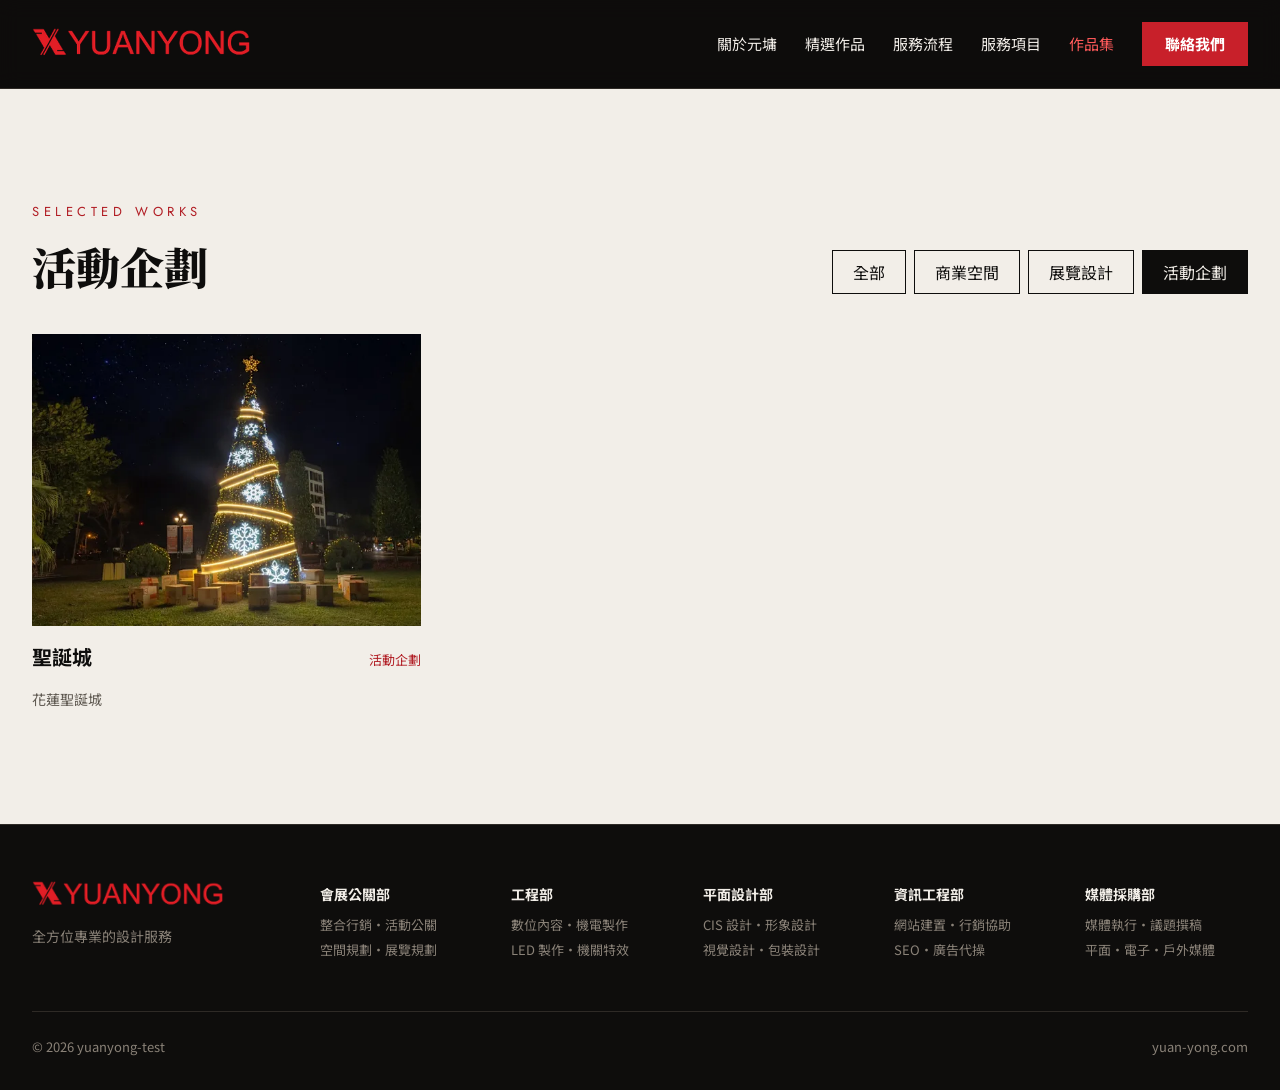
<file: work-category/event/index.html>
<!doctype html>
<html lang="zh-TW">
<head>
<meta name="robots" content="noindex, nofollow">
<meta charset="UTF-8">
<meta name="viewport" content="width=device-width, initial-scale=1, viewport-fit=cover">
<title>活動企劃 &#8211; yuanyong-test</title>
<link rel='dns-prefetch' href='//fonts.googleapis.com' />
<link href='https://fonts.gstatic.com' crossorigin rel='preconnect' />
<style id="wp-img-auto-sizes-contain-inline-css">
img:is([sizes=auto i],[sizes^="auto," i]){contain-intrinsic-size:3000px 1500px}
/*# sourceURL=wp-img-auto-sizes-contain-inline-css */
</style>
<style id="wp-block-library-inline-css">
:root{--wp-block-synced-color:#7a00df;--wp-block-synced-color--rgb:122,0,223;--wp-bound-block-color:var(--wp-block-synced-color);--wp-editor-canvas-background:#ddd;--wp-admin-theme-color:#007cba;--wp-admin-theme-color--rgb:0,124,186;--wp-admin-theme-color-darker-10:#006ba1;--wp-admin-theme-color-darker-10--rgb:0,107,160.5;--wp-admin-theme-color-darker-20:#005a87;--wp-admin-theme-color-darker-20--rgb:0,90,135;--wp-admin-border-width-focus:2px}@media (min-resolution:192dpi){:root{--wp-admin-border-width-focus:1.5px}}.wp-element-button{cursor:pointer}:root .has-very-light-gray-background-color{background-color:#eee}:root .has-very-dark-gray-background-color{background-color:#313131}:root .has-very-light-gray-color{color:#eee}:root .has-very-dark-gray-color{color:#313131}:root .has-vivid-green-cyan-to-vivid-cyan-blue-gradient-background{background:linear-gradient(135deg,#00d084,#0693e3)}:root .has-purple-crush-gradient-background{background:linear-gradient(135deg,#34e2e4,#4721fb 50%,#ab1dfe)}:root .has-hazy-dawn-gradient-background{background:linear-gradient(135deg,#faaca8,#dad0ec)}:root .has-subdued-olive-gradient-background{background:linear-gradient(135deg,#fafae1,#67a671)}:root .has-atomic-cream-gradient-background{background:linear-gradient(135deg,#fdd79a,#004a59)}:root .has-nightshade-gradient-background{background:linear-gradient(135deg,#330968,#31cdcf)}:root .has-midnight-gradient-background{background:linear-gradient(135deg,#020381,#2874fc)}:root{--wp--preset--font-size--normal:16px;--wp--preset--font-size--huge:42px}.has-regular-font-size{font-size:1em}.has-larger-font-size{font-size:2.625em}.has-normal-font-size{font-size:var(--wp--preset--font-size--normal)}.has-huge-font-size{font-size:var(--wp--preset--font-size--huge)}:root .has-text-align-center{text-align:center}:root .has-text-align-left{text-align:left}:root .has-text-align-right{text-align:right}.has-fit-text{white-space:nowrap!important}#end-resizable-editor-section{display:none}.aligncenter{clear:both}.items-justified-left{justify-content:flex-start}.items-justified-center{justify-content:center}.items-justified-right{justify-content:flex-end}.items-justified-space-between{justify-content:space-between}.screen-reader-text{word-wrap:normal!important;border:0;clip-path:inset(50%);height:1px;margin:-1px;overflow:hidden;padding:0;position:absolute;width:1px;word-break:normal!important}.screen-reader-text:focus{background-color:#ddd;clip-path:none;color:#444;display:block;font-size:1em;height:auto;left:5px;line-height:normal;padding:15px 23px 14px;text-decoration:none;top:5px;width:auto;z-index:100000}html :where(.has-border-color){border-style:solid}html :where([style^=border-color],[style*=";border-color"],[style*="; border-color"]){border-style:solid}html :where([style^=border-top-color],[style*=";border-top-color"],[style*="; border-top-color"]){border-top-style:solid}html :where([style^=border-right-color],[style*=";border-right-color"],[style*="; border-right-color"]){border-right-style:solid}html :where([style^=border-bottom-color],[style*=";border-bottom-color"],[style*="; border-bottom-color"]){border-bottom-style:solid}html :where([style^=border-left-color],[style*=";border-left-color"],[style*="; border-left-color"]){border-left-style:solid}html :where([style^=border-width],[style*=";border-width"],[style*="; border-width"]){border-style:solid}html :where([style^=border-top-width],[style*=";border-top-width"],[style*="; border-top-width"]){border-top-style:solid}html :where([style^=border-right-width],[style*=";border-right-width"],[style*="; border-right-width"]){border-right-style:solid}html :where([style^=border-bottom-width],[style*=";border-bottom-width"],[style*="; border-bottom-width"]){border-bottom-style:solid}html :where([style^=border-left-width],[style*=";border-left-width"],[style*="; border-left-width"]){border-left-style:solid}html :where(img[class*=wp-image-]){height:auto;max-width:100%}:where(figure){margin:0 0 1em}html :where(.is-position-sticky){--wp-admin--admin-bar--position-offset:var(--wp-admin--admin-bar--height,0px)}@media screen and (max-width:600px){html :where(.is-position-sticky){--wp-admin--admin-bar--position-offset:0px}}

/*# sourceURL=/wp-includes/css/dist/block-library/common.min.css */
</style>
<style id="classic-theme-styles-inline-css">
/*! This file is auto-generated */
.wp-block-button__link{color:#fff;background-color:#32373c;border-radius:9999px;box-shadow:none;text-decoration:none;padding:calc(.667em + 2px) calc(1.333em + 2px);font-size:1.125em}.wp-block-file__button{background:#32373c;color:#fff;text-decoration:none}
/*# sourceURL=/wp-includes/css/classic-themes.min.css */
</style>

<style id="global-styles-inline-css">
:root{--wp--preset--aspect-ratio--square: 1;--wp--preset--aspect-ratio--4-3: 4/3;--wp--preset--aspect-ratio--3-4: 3/4;--wp--preset--aspect-ratio--3-2: 3/2;--wp--preset--aspect-ratio--2-3: 2/3;--wp--preset--aspect-ratio--16-9: 16/9;--wp--preset--aspect-ratio--9-16: 9/16;--wp--preset--color--black: #000000;--wp--preset--color--cyan-bluish-gray: #abb8c3;--wp--preset--color--white: #ffffff;--wp--preset--color--pale-pink: #f78da7;--wp--preset--color--vivid-red: #cf2e2e;--wp--preset--color--luminous-vivid-orange: #ff6900;--wp--preset--color--luminous-vivid-amber: #fcb900;--wp--preset--color--light-green-cyan: #7bdcb5;--wp--preset--color--vivid-green-cyan: #00d084;--wp--preset--color--pale-cyan-blue: #8ed1fc;--wp--preset--color--vivid-cyan-blue: #0693e3;--wp--preset--color--vivid-purple: #9b51e0;--wp--preset--gradient--vivid-cyan-blue-to-vivid-purple: linear-gradient(135deg,rgb(6,147,227) 0%,rgb(155,81,224) 100%);--wp--preset--gradient--light-green-cyan-to-vivid-green-cyan: linear-gradient(135deg,rgb(122,220,180) 0%,rgb(0,208,130) 100%);--wp--preset--gradient--luminous-vivid-amber-to-luminous-vivid-orange: linear-gradient(135deg,rgb(252,185,0) 0%,rgb(255,105,0) 100%);--wp--preset--gradient--luminous-vivid-orange-to-vivid-red: linear-gradient(135deg,rgb(255,105,0) 0%,rgb(207,46,46) 100%);--wp--preset--gradient--very-light-gray-to-cyan-bluish-gray: linear-gradient(135deg,rgb(238,238,238) 0%,rgb(169,184,195) 100%);--wp--preset--gradient--cool-to-warm-spectrum: linear-gradient(135deg,rgb(74,234,220) 0%,rgb(151,120,209) 20%,rgb(207,42,186) 40%,rgb(238,44,130) 60%,rgb(251,105,98) 80%,rgb(254,248,76) 100%);--wp--preset--gradient--blush-light-purple: linear-gradient(135deg,rgb(255,206,236) 0%,rgb(152,150,240) 100%);--wp--preset--gradient--blush-bordeaux: linear-gradient(135deg,rgb(254,205,165) 0%,rgb(254,45,45) 50%,rgb(107,0,62) 100%);--wp--preset--gradient--luminous-dusk: linear-gradient(135deg,rgb(255,203,112) 0%,rgb(199,81,192) 50%,rgb(65,88,208) 100%);--wp--preset--gradient--pale-ocean: linear-gradient(135deg,rgb(255,245,203) 0%,rgb(182,227,212) 50%,rgb(51,167,181) 100%);--wp--preset--gradient--electric-grass: linear-gradient(135deg,rgb(202,248,128) 0%,rgb(113,206,126) 100%);--wp--preset--gradient--midnight: linear-gradient(135deg,rgb(2,3,129) 0%,rgb(40,116,252) 100%);--wp--preset--font-size--small: 13px;--wp--preset--font-size--medium: 20px;--wp--preset--font-size--large: 36px;--wp--preset--font-size--x-large: 42px;--wp--preset--spacing--20: 0.44rem;--wp--preset--spacing--30: 0.67rem;--wp--preset--spacing--40: 1rem;--wp--preset--spacing--50: 1.5rem;--wp--preset--spacing--60: 2.25rem;--wp--preset--spacing--70: 3.38rem;--wp--preset--spacing--80: 5.06rem;--wp--preset--shadow--natural: 6px 6px 9px rgba(0, 0, 0, 0.2);--wp--preset--shadow--deep: 12px 12px 50px rgba(0, 0, 0, 0.4);--wp--preset--shadow--sharp: 6px 6px 0px rgba(0, 0, 0, 0.2);--wp--preset--shadow--outlined: 6px 6px 0px -3px rgb(255, 255, 255), 6px 6px rgb(0, 0, 0);--wp--preset--shadow--crisp: 6px 6px 0px rgb(0, 0, 0);}.wp-block-button{--wp--preset--dimension--25: 25%;--wp--preset--dimension--50: 50%;--wp--preset--dimension--75: 75%;--wp--preset--dimension--100: 100%;}:where(body) { margin: 0; }:where(.is-layout-flex){gap: 0.5em;}:where(.is-layout-grid){gap: 0.5em;}body .is-layout-flex{display: flex;}.is-layout-flex{flex-wrap: wrap;align-items: center;}.is-layout-flex > :is(*, div){margin: 0;}body .is-layout-grid{display: grid;}.is-layout-grid > :is(*, div){margin: 0;}body{padding-top: 0px;padding-right: 0px;padding-bottom: 0px;padding-left: 0px;}:root :where(.wp-element-button, .wp-block-button__link){background-color: #32373c;border-width: 0;color: #fff;font-family: inherit;font-size: inherit;font-style: inherit;font-weight: inherit;letter-spacing: inherit;line-height: inherit;padding-top: calc(0.667em + 2px);padding-right: calc(1.333em + 2px);padding-bottom: calc(0.667em + 2px);padding-left: calc(1.333em + 2px);text-decoration: none;text-transform: inherit;}.has-black-color{color: var(--wp--preset--color--black) !important;}.has-cyan-bluish-gray-color{color: var(--wp--preset--color--cyan-bluish-gray) !important;}.has-white-color{color: var(--wp--preset--color--white) !important;}.has-pale-pink-color{color: var(--wp--preset--color--pale-pink) !important;}.has-vivid-red-color{color: var(--wp--preset--color--vivid-red) !important;}.has-luminous-vivid-orange-color{color: var(--wp--preset--color--luminous-vivid-orange) !important;}.has-luminous-vivid-amber-color{color: var(--wp--preset--color--luminous-vivid-amber) !important;}.has-light-green-cyan-color{color: var(--wp--preset--color--light-green-cyan) !important;}.has-vivid-green-cyan-color{color: var(--wp--preset--color--vivid-green-cyan) !important;}.has-pale-cyan-blue-color{color: var(--wp--preset--color--pale-cyan-blue) !important;}.has-vivid-cyan-blue-color{color: var(--wp--preset--color--vivid-cyan-blue) !important;}.has-vivid-purple-color{color: var(--wp--preset--color--vivid-purple) !important;}.has-black-background-color{background-color: var(--wp--preset--color--black) !important;}.has-cyan-bluish-gray-background-color{background-color: var(--wp--preset--color--cyan-bluish-gray) !important;}.has-white-background-color{background-color: var(--wp--preset--color--white) !important;}.has-pale-pink-background-color{background-color: var(--wp--preset--color--pale-pink) !important;}.has-vivid-red-background-color{background-color: var(--wp--preset--color--vivid-red) !important;}.has-luminous-vivid-orange-background-color{background-color: var(--wp--preset--color--luminous-vivid-orange) !important;}.has-luminous-vivid-amber-background-color{background-color: var(--wp--preset--color--luminous-vivid-amber) !important;}.has-light-green-cyan-background-color{background-color: var(--wp--preset--color--light-green-cyan) !important;}.has-vivid-green-cyan-background-color{background-color: var(--wp--preset--color--vivid-green-cyan) !important;}.has-pale-cyan-blue-background-color{background-color: var(--wp--preset--color--pale-cyan-blue) !important;}.has-vivid-cyan-blue-background-color{background-color: var(--wp--preset--color--vivid-cyan-blue) !important;}.has-vivid-purple-background-color{background-color: var(--wp--preset--color--vivid-purple) !important;}.has-black-border-color{border-color: var(--wp--preset--color--black) !important;}.has-cyan-bluish-gray-border-color{border-color: var(--wp--preset--color--cyan-bluish-gray) !important;}.has-white-border-color{border-color: var(--wp--preset--color--white) !important;}.has-pale-pink-border-color{border-color: var(--wp--preset--color--pale-pink) !important;}.has-vivid-red-border-color{border-color: var(--wp--preset--color--vivid-red) !important;}.has-luminous-vivid-orange-border-color{border-color: var(--wp--preset--color--luminous-vivid-orange) !important;}.has-luminous-vivid-amber-border-color{border-color: var(--wp--preset--color--luminous-vivid-amber) !important;}.has-light-green-cyan-border-color{border-color: var(--wp--preset--color--light-green-cyan) !important;}.has-vivid-green-cyan-border-color{border-color: var(--wp--preset--color--vivid-green-cyan) !important;}.has-pale-cyan-blue-border-color{border-color: var(--wp--preset--color--pale-cyan-blue) !important;}.has-vivid-cyan-blue-border-color{border-color: var(--wp--preset--color--vivid-cyan-blue) !important;}.has-vivid-purple-border-color{border-color: var(--wp--preset--color--vivid-purple) !important;}.has-vivid-cyan-blue-to-vivid-purple-gradient-background{background: var(--wp--preset--gradient--vivid-cyan-blue-to-vivid-purple) !important;}.has-light-green-cyan-to-vivid-green-cyan-gradient-background{background: var(--wp--preset--gradient--light-green-cyan-to-vivid-green-cyan) !important;}.has-luminous-vivid-amber-to-luminous-vivid-orange-gradient-background{background: var(--wp--preset--gradient--luminous-vivid-amber-to-luminous-vivid-orange) !important;}.has-luminous-vivid-orange-to-vivid-red-gradient-background{background: var(--wp--preset--gradient--luminous-vivid-orange-to-vivid-red) !important;}.has-very-light-gray-to-cyan-bluish-gray-gradient-background{background: var(--wp--preset--gradient--very-light-gray-to-cyan-bluish-gray) !important;}.has-cool-to-warm-spectrum-gradient-background{background: var(--wp--preset--gradient--cool-to-warm-spectrum) !important;}.has-blush-light-purple-gradient-background{background: var(--wp--preset--gradient--blush-light-purple) !important;}.has-blush-bordeaux-gradient-background{background: var(--wp--preset--gradient--blush-bordeaux) !important;}.has-luminous-dusk-gradient-background{background: var(--wp--preset--gradient--luminous-dusk) !important;}.has-pale-ocean-gradient-background{background: var(--wp--preset--gradient--pale-ocean) !important;}.has-electric-grass-gradient-background{background: var(--wp--preset--gradient--electric-grass) !important;}.has-midnight-gradient-background{background: var(--wp--preset--gradient--midnight) !important;}.has-small-font-size{font-size: var(--wp--preset--font-size--small) !important;}.has-medium-font-size{font-size: var(--wp--preset--font-size--medium) !important;}.has-large-font-size{font-size: var(--wp--preset--font-size--large) !important;}.has-x-large-font-size{font-size: var(--wp--preset--font-size--x-large) !important;}
/*# sourceURL=global-styles-inline-css */
</style>

<link rel='stylesheet' id='yy-fonts-css' href='https://fonts.googleapis.com/css2?family=Noto+Sans+TC:wght@400;500;700&#038;family=Noto+Serif+TC:wght@600;900&#038;family=Jost:wght@200;300;400;500&#038;display=swap' media='all' />
<link rel='stylesheet' id='yy-main-css' href='../../wp-content/themes/yuanyong/assets/css/main.css' media='all' />
</head>
<body class="archive tax-work_cat term-event term-4 wp-theme-yuanyong">

<header class="site-header is-solid" data-solid>
	<div class="wrap">
		<a class="logo" href="../../" aria-label="yuanyong-test 首頁"><img src="../../wp-content/themes/yuanyong/assets/img/logo-red.png" alt="yuanyong-test" style="height:32px;width:auto"></a>
		<button class="menu-btn" type="button" aria-expanded="false" aria-controls="site-nav" aria-label="開啟選單">
			<svg viewBox="0 0 24 24" fill="none" stroke="currentColor" stroke-width="1.5" aria-hidden="true"><path d="M3 7h18M3 12h18M3 17h18"></path></svg>
		</button>
		<nav class="nav" id="site-nav" aria-label="主選單">
			<a href="../../#about">關於元墉</a>
			<a href="../../#featured">精選作品</a>			<a href="../../#process">服務流程</a>
			<a href="../../#service">服務項目</a>
			<a href="../../works/" class="is-current" aria-current="page">作品集</a>
			<a class="btn btn-red" href="../../#contact">聯絡我們</a>
		</nav>
	</div>
</header>

<main class="works" style="min-height: 60vh">
	<div class="wrap">
		<div class="sec-head">
			<div>
				<p class="eyebrow">SELECTED WORKS</p>
				<h1 class="h-serif">活動企劃</h1>
			</div>
							<nav class="filters" aria-label="作品分類">
					<a class="btn" href="../../works/" style="min-height: 44px; padding: 0 20px; border: 1px solid var(--ink); font-weight: 400; color: var(--ink)">全部</a>
																	<a class="btn" href="../space/" style="min-height: 44px; padding: 0 20px; border: 1px solid var(--ink); font-weight: 400; color: var(--ink)">商業空間</a>
																	<a class="btn" href="../exhibition/" style="min-height: 44px; padding: 0 20px; border: 1px solid var(--ink); font-weight: 400; color: var(--ink)">展覽設計</a>
																	<a class="btn" href="./" style="min-height: 44px; padding: 0 20px; border: 1px solid var(--ink); font-weight: 400; background: var(--ink); color: var(--paper)" aria-current="page">活動企劃</a>
									</nav>
					</div>

					<div class="work-grid">
					<a class="work" href="../../works/%E8%81%96%E8%AA%95%E5%9F%8E/" data-cat="event">
		<div class="media light"><img width="640" height="427" src="../../wp-content/uploads/2026/10/5394408c3361b3cd735a60f33674e697.webp" class="attachment-yy-card size-yy-card" alt="" loading="lazy" decoding="async" srcset="../../wp-content/uploads/2026/10/5394408c3361b3cd735a60f33674e697.webp 640w, ../../wp-content/uploads/2026/10/5394408c3361b3cd735a60f33674e697-300x200.webp 300w" sizes="auto, (max-width: 640px) 100vw, 640px" /></div>		<div class="work-meta">
			<strong>聖誕城</strong>
			<span class="cat">活動企劃</span>		</div>
		<span class="sub">花蓮聖誕城</span>	</a>
				</div>
						</div>
</main>

<footer class="site-footer">
	<div class="wrap">
		<div class="foot-top">
			<div class="foot-brand">
				<img src="../../wp-content/themes/yuanyong/assets/img/logo-red.png" alt="yuanyong-test" style="height:28px;width:auto">				<span>全方位專業的設計服務</span>
			</div>
			<div class="depts">
															<div><b>會展公關部</b><span>整合行銷・活動公關<br>
空間規劃・展覽規劃</span></div>
																				<div><b>工程部</b><span>數位內容・機電製作<br>
LED 製作・機關特效</span></div>
																				<div><b>平面設計部</b><span>CIS 設計・形象設計<br>
視覺設計・包裝設計</span></div>
																				<div><b>資訊工程部</b><span>網站建置・行銷協助<br>
SEO・廣告代操</span></div>
																				<div><b>媒體採購部</b><span>媒體執行・議題撰稿<br>
平面・電子・戶外媒體</span></div>
												</div>
		</div>
		<div class="foot-bottom">
			<span>© 2026 yuanyong-test</span>
			<a href="../../">yuan-yong.com</a>
		</div>
	</div>
</footer>

<script type="speculationrules">
{"prefetch":[{"source":"document","where":{"and":[{"href_matches":"/*"},{"not":{"href_matches":["/wp-*.php","/wp-admin/*","/wp-content/uploads/*","/wp-content/*","/wp-content/plugins/*","/wp-content/themes/yuanyong/*","/*\\?(.+)"]}},{"not":{"selector_matches":"a[rel~=\"nofollow\"]"}},{"not":{"selector_matches":".no-prefetch, .no-prefetch a"}}]},"eagerness":"conservative"}]}
</script>
<script id="yy-main-js" src="../../wp-content/themes/yuanyong/assets/js/main.js"></script>
</body>
</html>
</file>
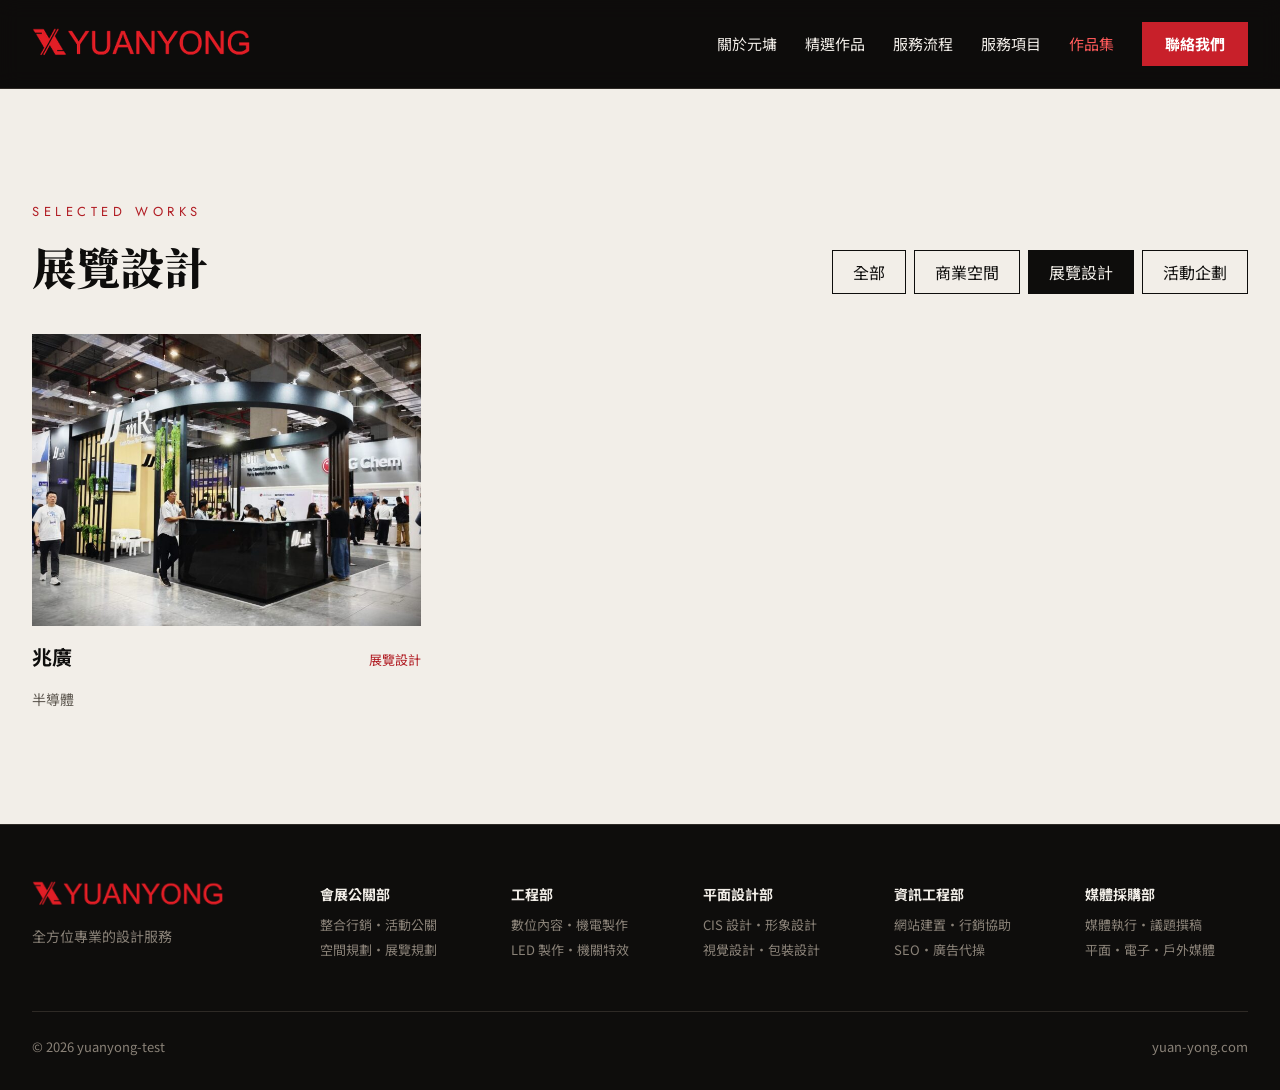
<file: work-category/exhibition/index.html>
<!doctype html>
<html lang="zh-TW">
<head>
<meta name="robots" content="noindex, nofollow">
<meta charset="UTF-8">
<meta name="viewport" content="width=device-width, initial-scale=1, viewport-fit=cover">
<title>展覽設計 &#8211; yuanyong-test</title>
<link rel='dns-prefetch' href='//fonts.googleapis.com' />
<link href='https://fonts.gstatic.com' crossorigin rel='preconnect' />
<style id="wp-img-auto-sizes-contain-inline-css">
img:is([sizes=auto i],[sizes^="auto," i]){contain-intrinsic-size:3000px 1500px}
/*# sourceURL=wp-img-auto-sizes-contain-inline-css */
</style>
<style id="wp-block-library-inline-css">
:root{--wp-block-synced-color:#7a00df;--wp-block-synced-color--rgb:122,0,223;--wp-bound-block-color:var(--wp-block-synced-color);--wp-editor-canvas-background:#ddd;--wp-admin-theme-color:#007cba;--wp-admin-theme-color--rgb:0,124,186;--wp-admin-theme-color-darker-10:#006ba1;--wp-admin-theme-color-darker-10--rgb:0,107,160.5;--wp-admin-theme-color-darker-20:#005a87;--wp-admin-theme-color-darker-20--rgb:0,90,135;--wp-admin-border-width-focus:2px}@media (min-resolution:192dpi){:root{--wp-admin-border-width-focus:1.5px}}.wp-element-button{cursor:pointer}:root .has-very-light-gray-background-color{background-color:#eee}:root .has-very-dark-gray-background-color{background-color:#313131}:root .has-very-light-gray-color{color:#eee}:root .has-very-dark-gray-color{color:#313131}:root .has-vivid-green-cyan-to-vivid-cyan-blue-gradient-background{background:linear-gradient(135deg,#00d084,#0693e3)}:root .has-purple-crush-gradient-background{background:linear-gradient(135deg,#34e2e4,#4721fb 50%,#ab1dfe)}:root .has-hazy-dawn-gradient-background{background:linear-gradient(135deg,#faaca8,#dad0ec)}:root .has-subdued-olive-gradient-background{background:linear-gradient(135deg,#fafae1,#67a671)}:root .has-atomic-cream-gradient-background{background:linear-gradient(135deg,#fdd79a,#004a59)}:root .has-nightshade-gradient-background{background:linear-gradient(135deg,#330968,#31cdcf)}:root .has-midnight-gradient-background{background:linear-gradient(135deg,#020381,#2874fc)}:root{--wp--preset--font-size--normal:16px;--wp--preset--font-size--huge:42px}.has-regular-font-size{font-size:1em}.has-larger-font-size{font-size:2.625em}.has-normal-font-size{font-size:var(--wp--preset--font-size--normal)}.has-huge-font-size{font-size:var(--wp--preset--font-size--huge)}:root .has-text-align-center{text-align:center}:root .has-text-align-left{text-align:left}:root .has-text-align-right{text-align:right}.has-fit-text{white-space:nowrap!important}#end-resizable-editor-section{display:none}.aligncenter{clear:both}.items-justified-left{justify-content:flex-start}.items-justified-center{justify-content:center}.items-justified-right{justify-content:flex-end}.items-justified-space-between{justify-content:space-between}.screen-reader-text{word-wrap:normal!important;border:0;clip-path:inset(50%);height:1px;margin:-1px;overflow:hidden;padding:0;position:absolute;width:1px;word-break:normal!important}.screen-reader-text:focus{background-color:#ddd;clip-path:none;color:#444;display:block;font-size:1em;height:auto;left:5px;line-height:normal;padding:15px 23px 14px;text-decoration:none;top:5px;width:auto;z-index:100000}html :where(.has-border-color){border-style:solid}html :where([style^=border-color],[style*=";border-color"],[style*="; border-color"]){border-style:solid}html :where([style^=border-top-color],[style*=";border-top-color"],[style*="; border-top-color"]){border-top-style:solid}html :where([style^=border-right-color],[style*=";border-right-color"],[style*="; border-right-color"]){border-right-style:solid}html :where([style^=border-bottom-color],[style*=";border-bottom-color"],[style*="; border-bottom-color"]){border-bottom-style:solid}html :where([style^=border-left-color],[style*=";border-left-color"],[style*="; border-left-color"]){border-left-style:solid}html :where([style^=border-width],[style*=";border-width"],[style*="; border-width"]){border-style:solid}html :where([style^=border-top-width],[style*=";border-top-width"],[style*="; border-top-width"]){border-top-style:solid}html :where([style^=border-right-width],[style*=";border-right-width"],[style*="; border-right-width"]){border-right-style:solid}html :where([style^=border-bottom-width],[style*=";border-bottom-width"],[style*="; border-bottom-width"]){border-bottom-style:solid}html :where([style^=border-left-width],[style*=";border-left-width"],[style*="; border-left-width"]){border-left-style:solid}html :where(img[class*=wp-image-]){height:auto;max-width:100%}:where(figure){margin:0 0 1em}html :where(.is-position-sticky){--wp-admin--admin-bar--position-offset:var(--wp-admin--admin-bar--height,0px)}@media screen and (max-width:600px){html :where(.is-position-sticky){--wp-admin--admin-bar--position-offset:0px}}

/*# sourceURL=/wp-includes/css/dist/block-library/common.min.css */
</style>
<style id="classic-theme-styles-inline-css">
/*! This file is auto-generated */
.wp-block-button__link{color:#fff;background-color:#32373c;border-radius:9999px;box-shadow:none;text-decoration:none;padding:calc(.667em + 2px) calc(1.333em + 2px);font-size:1.125em}.wp-block-file__button{background:#32373c;color:#fff;text-decoration:none}
/*# sourceURL=/wp-includes/css/classic-themes.min.css */
</style>

<style id="global-styles-inline-css">
:root{--wp--preset--aspect-ratio--square: 1;--wp--preset--aspect-ratio--4-3: 4/3;--wp--preset--aspect-ratio--3-4: 3/4;--wp--preset--aspect-ratio--3-2: 3/2;--wp--preset--aspect-ratio--2-3: 2/3;--wp--preset--aspect-ratio--16-9: 16/9;--wp--preset--aspect-ratio--9-16: 9/16;--wp--preset--color--black: #000000;--wp--preset--color--cyan-bluish-gray: #abb8c3;--wp--preset--color--white: #ffffff;--wp--preset--color--pale-pink: #f78da7;--wp--preset--color--vivid-red: #cf2e2e;--wp--preset--color--luminous-vivid-orange: #ff6900;--wp--preset--color--luminous-vivid-amber: #fcb900;--wp--preset--color--light-green-cyan: #7bdcb5;--wp--preset--color--vivid-green-cyan: #00d084;--wp--preset--color--pale-cyan-blue: #8ed1fc;--wp--preset--color--vivid-cyan-blue: #0693e3;--wp--preset--color--vivid-purple: #9b51e0;--wp--preset--gradient--vivid-cyan-blue-to-vivid-purple: linear-gradient(135deg,rgb(6,147,227) 0%,rgb(155,81,224) 100%);--wp--preset--gradient--light-green-cyan-to-vivid-green-cyan: linear-gradient(135deg,rgb(122,220,180) 0%,rgb(0,208,130) 100%);--wp--preset--gradient--luminous-vivid-amber-to-luminous-vivid-orange: linear-gradient(135deg,rgb(252,185,0) 0%,rgb(255,105,0) 100%);--wp--preset--gradient--luminous-vivid-orange-to-vivid-red: linear-gradient(135deg,rgb(255,105,0) 0%,rgb(207,46,46) 100%);--wp--preset--gradient--very-light-gray-to-cyan-bluish-gray: linear-gradient(135deg,rgb(238,238,238) 0%,rgb(169,184,195) 100%);--wp--preset--gradient--cool-to-warm-spectrum: linear-gradient(135deg,rgb(74,234,220) 0%,rgb(151,120,209) 20%,rgb(207,42,186) 40%,rgb(238,44,130) 60%,rgb(251,105,98) 80%,rgb(254,248,76) 100%);--wp--preset--gradient--blush-light-purple: linear-gradient(135deg,rgb(255,206,236) 0%,rgb(152,150,240) 100%);--wp--preset--gradient--blush-bordeaux: linear-gradient(135deg,rgb(254,205,165) 0%,rgb(254,45,45) 50%,rgb(107,0,62) 100%);--wp--preset--gradient--luminous-dusk: linear-gradient(135deg,rgb(255,203,112) 0%,rgb(199,81,192) 50%,rgb(65,88,208) 100%);--wp--preset--gradient--pale-ocean: linear-gradient(135deg,rgb(255,245,203) 0%,rgb(182,227,212) 50%,rgb(51,167,181) 100%);--wp--preset--gradient--electric-grass: linear-gradient(135deg,rgb(202,248,128) 0%,rgb(113,206,126) 100%);--wp--preset--gradient--midnight: linear-gradient(135deg,rgb(2,3,129) 0%,rgb(40,116,252) 100%);--wp--preset--font-size--small: 13px;--wp--preset--font-size--medium: 20px;--wp--preset--font-size--large: 36px;--wp--preset--font-size--x-large: 42px;--wp--preset--spacing--20: 0.44rem;--wp--preset--spacing--30: 0.67rem;--wp--preset--spacing--40: 1rem;--wp--preset--spacing--50: 1.5rem;--wp--preset--spacing--60: 2.25rem;--wp--preset--spacing--70: 3.38rem;--wp--preset--spacing--80: 5.06rem;--wp--preset--shadow--natural: 6px 6px 9px rgba(0, 0, 0, 0.2);--wp--preset--shadow--deep: 12px 12px 50px rgba(0, 0, 0, 0.4);--wp--preset--shadow--sharp: 6px 6px 0px rgba(0, 0, 0, 0.2);--wp--preset--shadow--outlined: 6px 6px 0px -3px rgb(255, 255, 255), 6px 6px rgb(0, 0, 0);--wp--preset--shadow--crisp: 6px 6px 0px rgb(0, 0, 0);}.wp-block-button{--wp--preset--dimension--25: 25%;--wp--preset--dimension--50: 50%;--wp--preset--dimension--75: 75%;--wp--preset--dimension--100: 100%;}:where(body) { margin: 0; }:where(.is-layout-flex){gap: 0.5em;}:where(.is-layout-grid){gap: 0.5em;}body .is-layout-flex{display: flex;}.is-layout-flex{flex-wrap: wrap;align-items: center;}.is-layout-flex > :is(*, div){margin: 0;}body .is-layout-grid{display: grid;}.is-layout-grid > :is(*, div){margin: 0;}body{padding-top: 0px;padding-right: 0px;padding-bottom: 0px;padding-left: 0px;}:root :where(.wp-element-button, .wp-block-button__link){background-color: #32373c;border-width: 0;color: #fff;font-family: inherit;font-size: inherit;font-style: inherit;font-weight: inherit;letter-spacing: inherit;line-height: inherit;padding-top: calc(0.667em + 2px);padding-right: calc(1.333em + 2px);padding-bottom: calc(0.667em + 2px);padding-left: calc(1.333em + 2px);text-decoration: none;text-transform: inherit;}.has-black-color{color: var(--wp--preset--color--black) !important;}.has-cyan-bluish-gray-color{color: var(--wp--preset--color--cyan-bluish-gray) !important;}.has-white-color{color: var(--wp--preset--color--white) !important;}.has-pale-pink-color{color: var(--wp--preset--color--pale-pink) !important;}.has-vivid-red-color{color: var(--wp--preset--color--vivid-red) !important;}.has-luminous-vivid-orange-color{color: var(--wp--preset--color--luminous-vivid-orange) !important;}.has-luminous-vivid-amber-color{color: var(--wp--preset--color--luminous-vivid-amber) !important;}.has-light-green-cyan-color{color: var(--wp--preset--color--light-green-cyan) !important;}.has-vivid-green-cyan-color{color: var(--wp--preset--color--vivid-green-cyan) !important;}.has-pale-cyan-blue-color{color: var(--wp--preset--color--pale-cyan-blue) !important;}.has-vivid-cyan-blue-color{color: var(--wp--preset--color--vivid-cyan-blue) !important;}.has-vivid-purple-color{color: var(--wp--preset--color--vivid-purple) !important;}.has-black-background-color{background-color: var(--wp--preset--color--black) !important;}.has-cyan-bluish-gray-background-color{background-color: var(--wp--preset--color--cyan-bluish-gray) !important;}.has-white-background-color{background-color: var(--wp--preset--color--white) !important;}.has-pale-pink-background-color{background-color: var(--wp--preset--color--pale-pink) !important;}.has-vivid-red-background-color{background-color: var(--wp--preset--color--vivid-red) !important;}.has-luminous-vivid-orange-background-color{background-color: var(--wp--preset--color--luminous-vivid-orange) !important;}.has-luminous-vivid-amber-background-color{background-color: var(--wp--preset--color--luminous-vivid-amber) !important;}.has-light-green-cyan-background-color{background-color: var(--wp--preset--color--light-green-cyan) !important;}.has-vivid-green-cyan-background-color{background-color: var(--wp--preset--color--vivid-green-cyan) !important;}.has-pale-cyan-blue-background-color{background-color: var(--wp--preset--color--pale-cyan-blue) !important;}.has-vivid-cyan-blue-background-color{background-color: var(--wp--preset--color--vivid-cyan-blue) !important;}.has-vivid-purple-background-color{background-color: var(--wp--preset--color--vivid-purple) !important;}.has-black-border-color{border-color: var(--wp--preset--color--black) !important;}.has-cyan-bluish-gray-border-color{border-color: var(--wp--preset--color--cyan-bluish-gray) !important;}.has-white-border-color{border-color: var(--wp--preset--color--white) !important;}.has-pale-pink-border-color{border-color: var(--wp--preset--color--pale-pink) !important;}.has-vivid-red-border-color{border-color: var(--wp--preset--color--vivid-red) !important;}.has-luminous-vivid-orange-border-color{border-color: var(--wp--preset--color--luminous-vivid-orange) !important;}.has-luminous-vivid-amber-border-color{border-color: var(--wp--preset--color--luminous-vivid-amber) !important;}.has-light-green-cyan-border-color{border-color: var(--wp--preset--color--light-green-cyan) !important;}.has-vivid-green-cyan-border-color{border-color: var(--wp--preset--color--vivid-green-cyan) !important;}.has-pale-cyan-blue-border-color{border-color: var(--wp--preset--color--pale-cyan-blue) !important;}.has-vivid-cyan-blue-border-color{border-color: var(--wp--preset--color--vivid-cyan-blue) !important;}.has-vivid-purple-border-color{border-color: var(--wp--preset--color--vivid-purple) !important;}.has-vivid-cyan-blue-to-vivid-purple-gradient-background{background: var(--wp--preset--gradient--vivid-cyan-blue-to-vivid-purple) !important;}.has-light-green-cyan-to-vivid-green-cyan-gradient-background{background: var(--wp--preset--gradient--light-green-cyan-to-vivid-green-cyan) !important;}.has-luminous-vivid-amber-to-luminous-vivid-orange-gradient-background{background: var(--wp--preset--gradient--luminous-vivid-amber-to-luminous-vivid-orange) !important;}.has-luminous-vivid-orange-to-vivid-red-gradient-background{background: var(--wp--preset--gradient--luminous-vivid-orange-to-vivid-red) !important;}.has-very-light-gray-to-cyan-bluish-gray-gradient-background{background: var(--wp--preset--gradient--very-light-gray-to-cyan-bluish-gray) !important;}.has-cool-to-warm-spectrum-gradient-background{background: var(--wp--preset--gradient--cool-to-warm-spectrum) !important;}.has-blush-light-purple-gradient-background{background: var(--wp--preset--gradient--blush-light-purple) !important;}.has-blush-bordeaux-gradient-background{background: var(--wp--preset--gradient--blush-bordeaux) !important;}.has-luminous-dusk-gradient-background{background: var(--wp--preset--gradient--luminous-dusk) !important;}.has-pale-ocean-gradient-background{background: var(--wp--preset--gradient--pale-ocean) !important;}.has-electric-grass-gradient-background{background: var(--wp--preset--gradient--electric-grass) !important;}.has-midnight-gradient-background{background: var(--wp--preset--gradient--midnight) !important;}.has-small-font-size{font-size: var(--wp--preset--font-size--small) !important;}.has-medium-font-size{font-size: var(--wp--preset--font-size--medium) !important;}.has-large-font-size{font-size: var(--wp--preset--font-size--large) !important;}.has-x-large-font-size{font-size: var(--wp--preset--font-size--x-large) !important;}
/*# sourceURL=global-styles-inline-css */
</style>

<link rel='stylesheet' id='yy-fonts-css' href='https://fonts.googleapis.com/css2?family=Noto+Sans+TC:wght@400;500;700&#038;family=Noto+Serif+TC:wght@600;900&#038;family=Jost:wght@200;300;400;500&#038;display=swap' media='all' />
<link rel='stylesheet' id='yy-main-css' href='../../wp-content/themes/yuanyong/assets/css/main.css' media='all' />
</head>
<body class="archive tax-work_cat term-exhibition term-2 wp-theme-yuanyong">

<header class="site-header is-solid" data-solid>
	<div class="wrap">
		<a class="logo" href="../../" aria-label="yuanyong-test 首頁"><img src="../../wp-content/themes/yuanyong/assets/img/logo-red.png" alt="yuanyong-test" style="height:32px;width:auto"></a>
		<button class="menu-btn" type="button" aria-expanded="false" aria-controls="site-nav" aria-label="開啟選單">
			<svg viewBox="0 0 24 24" fill="none" stroke="currentColor" stroke-width="1.5" aria-hidden="true"><path d="M3 7h18M3 12h18M3 17h18"></path></svg>
		</button>
		<nav class="nav" id="site-nav" aria-label="主選單">
			<a href="../../#about">關於元墉</a>
			<a href="../../#featured">精選作品</a>			<a href="../../#process">服務流程</a>
			<a href="../../#service">服務項目</a>
			<a href="../../works/" class="is-current" aria-current="page">作品集</a>
			<a class="btn btn-red" href="../../#contact">聯絡我們</a>
		</nav>
	</div>
</header>

<main class="works" style="min-height: 60vh">
	<div class="wrap">
		<div class="sec-head">
			<div>
				<p class="eyebrow">SELECTED WORKS</p>
				<h1 class="h-serif">展覽設計</h1>
			</div>
							<nav class="filters" aria-label="作品分類">
					<a class="btn" href="../../works/" style="min-height: 44px; padding: 0 20px; border: 1px solid var(--ink); font-weight: 400; color: var(--ink)">全部</a>
																	<a class="btn" href="../space/" style="min-height: 44px; padding: 0 20px; border: 1px solid var(--ink); font-weight: 400; color: var(--ink)">商業空間</a>
																	<a class="btn" href="./" style="min-height: 44px; padding: 0 20px; border: 1px solid var(--ink); font-weight: 400; background: var(--ink); color: var(--paper)" aria-current="page">展覽設計</a>
																	<a class="btn" href="../event/" style="min-height: 44px; padding: 0 20px; border: 1px solid var(--ink); font-weight: 400; color: var(--ink)">活動企劃</a>
									</nav>
					</div>

					<div class="work-grid">
					<a class="work" href="../../works/%E5%85%83%E5%A2%89test/" data-cat="exhibition">
		<div class="media light"><img width="960" height="720" src="../../wp-content/uploads/2026/10/%E5%85%86%E5%BB%A3%E5%AF%A6%E6%99%AF%E7%85%A7-960x720.jpg" class="attachment-yy-card size-yy-card" alt="" loading="lazy" decoding="async" srcset="../../wp-content/uploads/2026/10/%E5%85%86%E5%BB%A3%E5%AF%A6%E6%99%AF%E7%85%A7-960x720.jpg 960w, ../../wp-content/uploads/2026/10/%E5%85%86%E5%BB%A3%E5%AF%A6%E6%99%AF%E7%85%A7-300x225.jpg 300w, ../../wp-content/uploads/2026/10/%E5%85%86%E5%BB%A3%E5%AF%A6%E6%99%AF%E7%85%A7-1024x768.jpg 1024w, ../../wp-content/uploads/2026/10/%E5%85%86%E5%BB%A3%E5%AF%A6%E6%99%AF%E7%85%A7-768x576.jpg 768w, ../../wp-content/uploads/2026/10/%E5%85%86%E5%BB%A3%E5%AF%A6%E6%99%AF%E7%85%A7.jpg 1477w" sizes="auto, (max-width: 960px) 100vw, 960px" /></div>		<div class="work-meta">
			<strong>兆廣</strong>
			<span class="cat">展覽設計</span>		</div>
		<span class="sub">半導體</span>	</a>
				</div>
						</div>
</main>

<footer class="site-footer">
	<div class="wrap">
		<div class="foot-top">
			<div class="foot-brand">
				<img src="../../wp-content/themes/yuanyong/assets/img/logo-red.png" alt="yuanyong-test" style="height:28px;width:auto">				<span>全方位專業的設計服務</span>
			</div>
			<div class="depts">
															<div><b>會展公關部</b><span>整合行銷・活動公關<br>
空間規劃・展覽規劃</span></div>
																				<div><b>工程部</b><span>數位內容・機電製作<br>
LED 製作・機關特效</span></div>
																				<div><b>平面設計部</b><span>CIS 設計・形象設計<br>
視覺設計・包裝設計</span></div>
																				<div><b>資訊工程部</b><span>網站建置・行銷協助<br>
SEO・廣告代操</span></div>
																				<div><b>媒體採購部</b><span>媒體執行・議題撰稿<br>
平面・電子・戶外媒體</span></div>
												</div>
		</div>
		<div class="foot-bottom">
			<span>© 2026 yuanyong-test</span>
			<a href="../../">yuan-yong.com</a>
		</div>
	</div>
</footer>

<script type="speculationrules">
{"prefetch":[{"source":"document","where":{"and":[{"href_matches":"/*"},{"not":{"href_matches":["/wp-*.php","/wp-admin/*","/wp-content/uploads/*","/wp-content/*","/wp-content/plugins/*","/wp-content/themes/yuanyong/*","/*\\?(.+)"]}},{"not":{"selector_matches":"a[rel~=\"nofollow\"]"}},{"not":{"selector_matches":".no-prefetch, .no-prefetch a"}}]},"eagerness":"conservative"}]}
</script>
<script id="yy-main-js" src="../../wp-content/themes/yuanyong/assets/js/main.js"></script>
</body>
</html>
</file>
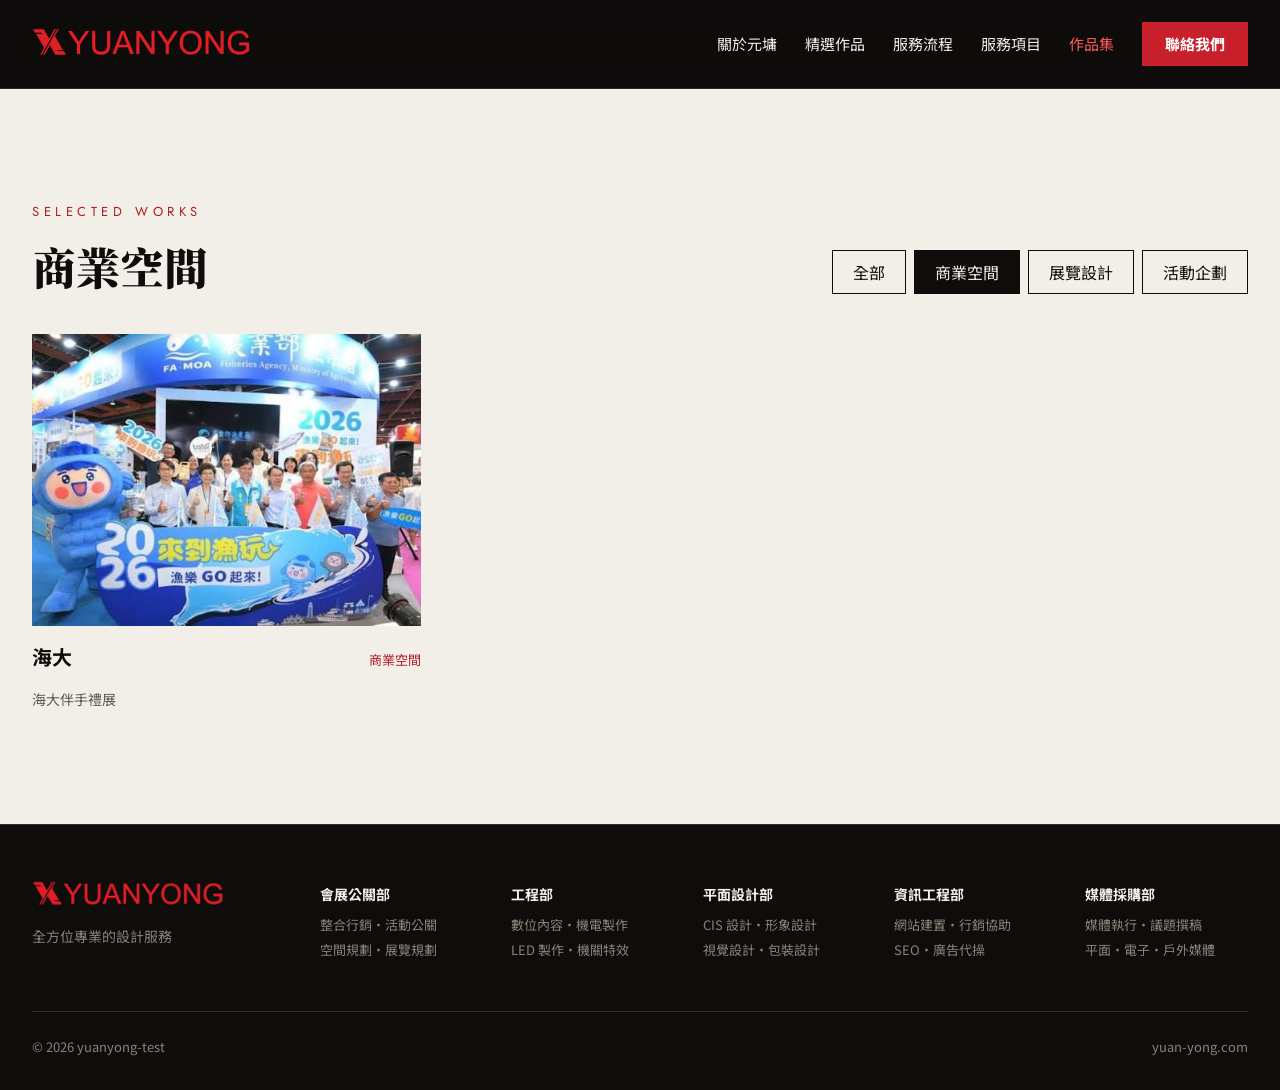
<file: work-category/space/index.html>
<!doctype html>
<html lang="zh-TW">
<head>
<meta name="robots" content="noindex, nofollow">
<meta charset="UTF-8">
<meta name="viewport" content="width=device-width, initial-scale=1, viewport-fit=cover">
<title>商業空間 &#8211; yuanyong-test</title>
<link rel='dns-prefetch' href='//fonts.googleapis.com' />
<link href='https://fonts.gstatic.com' crossorigin rel='preconnect' />
<style id="wp-img-auto-sizes-contain-inline-css">
img:is([sizes=auto i],[sizes^="auto," i]){contain-intrinsic-size:3000px 1500px}
/*# sourceURL=wp-img-auto-sizes-contain-inline-css */
</style>
<style id="wp-block-library-inline-css">
:root{--wp-block-synced-color:#7a00df;--wp-block-synced-color--rgb:122,0,223;--wp-bound-block-color:var(--wp-block-synced-color);--wp-editor-canvas-background:#ddd;--wp-admin-theme-color:#007cba;--wp-admin-theme-color--rgb:0,124,186;--wp-admin-theme-color-darker-10:#006ba1;--wp-admin-theme-color-darker-10--rgb:0,107,160.5;--wp-admin-theme-color-darker-20:#005a87;--wp-admin-theme-color-darker-20--rgb:0,90,135;--wp-admin-border-width-focus:2px}@media (min-resolution:192dpi){:root{--wp-admin-border-width-focus:1.5px}}.wp-element-button{cursor:pointer}:root .has-very-light-gray-background-color{background-color:#eee}:root .has-very-dark-gray-background-color{background-color:#313131}:root .has-very-light-gray-color{color:#eee}:root .has-very-dark-gray-color{color:#313131}:root .has-vivid-green-cyan-to-vivid-cyan-blue-gradient-background{background:linear-gradient(135deg,#00d084,#0693e3)}:root .has-purple-crush-gradient-background{background:linear-gradient(135deg,#34e2e4,#4721fb 50%,#ab1dfe)}:root .has-hazy-dawn-gradient-background{background:linear-gradient(135deg,#faaca8,#dad0ec)}:root .has-subdued-olive-gradient-background{background:linear-gradient(135deg,#fafae1,#67a671)}:root .has-atomic-cream-gradient-background{background:linear-gradient(135deg,#fdd79a,#004a59)}:root .has-nightshade-gradient-background{background:linear-gradient(135deg,#330968,#31cdcf)}:root .has-midnight-gradient-background{background:linear-gradient(135deg,#020381,#2874fc)}:root{--wp--preset--font-size--normal:16px;--wp--preset--font-size--huge:42px}.has-regular-font-size{font-size:1em}.has-larger-font-size{font-size:2.625em}.has-normal-font-size{font-size:var(--wp--preset--font-size--normal)}.has-huge-font-size{font-size:var(--wp--preset--font-size--huge)}:root .has-text-align-center{text-align:center}:root .has-text-align-left{text-align:left}:root .has-text-align-right{text-align:right}.has-fit-text{white-space:nowrap!important}#end-resizable-editor-section{display:none}.aligncenter{clear:both}.items-justified-left{justify-content:flex-start}.items-justified-center{justify-content:center}.items-justified-right{justify-content:flex-end}.items-justified-space-between{justify-content:space-between}.screen-reader-text{word-wrap:normal!important;border:0;clip-path:inset(50%);height:1px;margin:-1px;overflow:hidden;padding:0;position:absolute;width:1px;word-break:normal!important}.screen-reader-text:focus{background-color:#ddd;clip-path:none;color:#444;display:block;font-size:1em;height:auto;left:5px;line-height:normal;padding:15px 23px 14px;text-decoration:none;top:5px;width:auto;z-index:100000}html :where(.has-border-color){border-style:solid}html :where([style^=border-color],[style*=";border-color"],[style*="; border-color"]){border-style:solid}html :where([style^=border-top-color],[style*=";border-top-color"],[style*="; border-top-color"]){border-top-style:solid}html :where([style^=border-right-color],[style*=";border-right-color"],[style*="; border-right-color"]){border-right-style:solid}html :where([style^=border-bottom-color],[style*=";border-bottom-color"],[style*="; border-bottom-color"]){border-bottom-style:solid}html :where([style^=border-left-color],[style*=";border-left-color"],[style*="; border-left-color"]){border-left-style:solid}html :where([style^=border-width],[style*=";border-width"],[style*="; border-width"]){border-style:solid}html :where([style^=border-top-width],[style*=";border-top-width"],[style*="; border-top-width"]){border-top-style:solid}html :where([style^=border-right-width],[style*=";border-right-width"],[style*="; border-right-width"]){border-right-style:solid}html :where([style^=border-bottom-width],[style*=";border-bottom-width"],[style*="; border-bottom-width"]){border-bottom-style:solid}html :where([style^=border-left-width],[style*=";border-left-width"],[style*="; border-left-width"]){border-left-style:solid}html :where(img[class*=wp-image-]){height:auto;max-width:100%}:where(figure){margin:0 0 1em}html :where(.is-position-sticky){--wp-admin--admin-bar--position-offset:var(--wp-admin--admin-bar--height,0px)}@media screen and (max-width:600px){html :where(.is-position-sticky){--wp-admin--admin-bar--position-offset:0px}}

/*# sourceURL=/wp-includes/css/dist/block-library/common.min.css */
</style>
<style id="classic-theme-styles-inline-css">
/*! This file is auto-generated */
.wp-block-button__link{color:#fff;background-color:#32373c;border-radius:9999px;box-shadow:none;text-decoration:none;padding:calc(.667em + 2px) calc(1.333em + 2px);font-size:1.125em}.wp-block-file__button{background:#32373c;color:#fff;text-decoration:none}
/*# sourceURL=/wp-includes/css/classic-themes.min.css */
</style>

<style id="global-styles-inline-css">
:root{--wp--preset--aspect-ratio--square: 1;--wp--preset--aspect-ratio--4-3: 4/3;--wp--preset--aspect-ratio--3-4: 3/4;--wp--preset--aspect-ratio--3-2: 3/2;--wp--preset--aspect-ratio--2-3: 2/3;--wp--preset--aspect-ratio--16-9: 16/9;--wp--preset--aspect-ratio--9-16: 9/16;--wp--preset--color--black: #000000;--wp--preset--color--cyan-bluish-gray: #abb8c3;--wp--preset--color--white: #ffffff;--wp--preset--color--pale-pink: #f78da7;--wp--preset--color--vivid-red: #cf2e2e;--wp--preset--color--luminous-vivid-orange: #ff6900;--wp--preset--color--luminous-vivid-amber: #fcb900;--wp--preset--color--light-green-cyan: #7bdcb5;--wp--preset--color--vivid-green-cyan: #00d084;--wp--preset--color--pale-cyan-blue: #8ed1fc;--wp--preset--color--vivid-cyan-blue: #0693e3;--wp--preset--color--vivid-purple: #9b51e0;--wp--preset--gradient--vivid-cyan-blue-to-vivid-purple: linear-gradient(135deg,rgb(6,147,227) 0%,rgb(155,81,224) 100%);--wp--preset--gradient--light-green-cyan-to-vivid-green-cyan: linear-gradient(135deg,rgb(122,220,180) 0%,rgb(0,208,130) 100%);--wp--preset--gradient--luminous-vivid-amber-to-luminous-vivid-orange: linear-gradient(135deg,rgb(252,185,0) 0%,rgb(255,105,0) 100%);--wp--preset--gradient--luminous-vivid-orange-to-vivid-red: linear-gradient(135deg,rgb(255,105,0) 0%,rgb(207,46,46) 100%);--wp--preset--gradient--very-light-gray-to-cyan-bluish-gray: linear-gradient(135deg,rgb(238,238,238) 0%,rgb(169,184,195) 100%);--wp--preset--gradient--cool-to-warm-spectrum: linear-gradient(135deg,rgb(74,234,220) 0%,rgb(151,120,209) 20%,rgb(207,42,186) 40%,rgb(238,44,130) 60%,rgb(251,105,98) 80%,rgb(254,248,76) 100%);--wp--preset--gradient--blush-light-purple: linear-gradient(135deg,rgb(255,206,236) 0%,rgb(152,150,240) 100%);--wp--preset--gradient--blush-bordeaux: linear-gradient(135deg,rgb(254,205,165) 0%,rgb(254,45,45) 50%,rgb(107,0,62) 100%);--wp--preset--gradient--luminous-dusk: linear-gradient(135deg,rgb(255,203,112) 0%,rgb(199,81,192) 50%,rgb(65,88,208) 100%);--wp--preset--gradient--pale-ocean: linear-gradient(135deg,rgb(255,245,203) 0%,rgb(182,227,212) 50%,rgb(51,167,181) 100%);--wp--preset--gradient--electric-grass: linear-gradient(135deg,rgb(202,248,128) 0%,rgb(113,206,126) 100%);--wp--preset--gradient--midnight: linear-gradient(135deg,rgb(2,3,129) 0%,rgb(40,116,252) 100%);--wp--preset--font-size--small: 13px;--wp--preset--font-size--medium: 20px;--wp--preset--font-size--large: 36px;--wp--preset--font-size--x-large: 42px;--wp--preset--spacing--20: 0.44rem;--wp--preset--spacing--30: 0.67rem;--wp--preset--spacing--40: 1rem;--wp--preset--spacing--50: 1.5rem;--wp--preset--spacing--60: 2.25rem;--wp--preset--spacing--70: 3.38rem;--wp--preset--spacing--80: 5.06rem;--wp--preset--shadow--natural: 6px 6px 9px rgba(0, 0, 0, 0.2);--wp--preset--shadow--deep: 12px 12px 50px rgba(0, 0, 0, 0.4);--wp--preset--shadow--sharp: 6px 6px 0px rgba(0, 0, 0, 0.2);--wp--preset--shadow--outlined: 6px 6px 0px -3px rgb(255, 255, 255), 6px 6px rgb(0, 0, 0);--wp--preset--shadow--crisp: 6px 6px 0px rgb(0, 0, 0);}.wp-block-button{--wp--preset--dimension--25: 25%;--wp--preset--dimension--50: 50%;--wp--preset--dimension--75: 75%;--wp--preset--dimension--100: 100%;}:where(body) { margin: 0; }:where(.is-layout-flex){gap: 0.5em;}:where(.is-layout-grid){gap: 0.5em;}body .is-layout-flex{display: flex;}.is-layout-flex{flex-wrap: wrap;align-items: center;}.is-layout-flex > :is(*, div){margin: 0;}body .is-layout-grid{display: grid;}.is-layout-grid > :is(*, div){margin: 0;}body{padding-top: 0px;padding-right: 0px;padding-bottom: 0px;padding-left: 0px;}:root :where(.wp-element-button, .wp-block-button__link){background-color: #32373c;border-width: 0;color: #fff;font-family: inherit;font-size: inherit;font-style: inherit;font-weight: inherit;letter-spacing: inherit;line-height: inherit;padding-top: calc(0.667em + 2px);padding-right: calc(1.333em + 2px);padding-bottom: calc(0.667em + 2px);padding-left: calc(1.333em + 2px);text-decoration: none;text-transform: inherit;}.has-black-color{color: var(--wp--preset--color--black) !important;}.has-cyan-bluish-gray-color{color: var(--wp--preset--color--cyan-bluish-gray) !important;}.has-white-color{color: var(--wp--preset--color--white) !important;}.has-pale-pink-color{color: var(--wp--preset--color--pale-pink) !important;}.has-vivid-red-color{color: var(--wp--preset--color--vivid-red) !important;}.has-luminous-vivid-orange-color{color: var(--wp--preset--color--luminous-vivid-orange) !important;}.has-luminous-vivid-amber-color{color: var(--wp--preset--color--luminous-vivid-amber) !important;}.has-light-green-cyan-color{color: var(--wp--preset--color--light-green-cyan) !important;}.has-vivid-green-cyan-color{color: var(--wp--preset--color--vivid-green-cyan) !important;}.has-pale-cyan-blue-color{color: var(--wp--preset--color--pale-cyan-blue) !important;}.has-vivid-cyan-blue-color{color: var(--wp--preset--color--vivid-cyan-blue) !important;}.has-vivid-purple-color{color: var(--wp--preset--color--vivid-purple) !important;}.has-black-background-color{background-color: var(--wp--preset--color--black) !important;}.has-cyan-bluish-gray-background-color{background-color: var(--wp--preset--color--cyan-bluish-gray) !important;}.has-white-background-color{background-color: var(--wp--preset--color--white) !important;}.has-pale-pink-background-color{background-color: var(--wp--preset--color--pale-pink) !important;}.has-vivid-red-background-color{background-color: var(--wp--preset--color--vivid-red) !important;}.has-luminous-vivid-orange-background-color{background-color: var(--wp--preset--color--luminous-vivid-orange) !important;}.has-luminous-vivid-amber-background-color{background-color: var(--wp--preset--color--luminous-vivid-amber) !important;}.has-light-green-cyan-background-color{background-color: var(--wp--preset--color--light-green-cyan) !important;}.has-vivid-green-cyan-background-color{background-color: var(--wp--preset--color--vivid-green-cyan) !important;}.has-pale-cyan-blue-background-color{background-color: var(--wp--preset--color--pale-cyan-blue) !important;}.has-vivid-cyan-blue-background-color{background-color: var(--wp--preset--color--vivid-cyan-blue) !important;}.has-vivid-purple-background-color{background-color: var(--wp--preset--color--vivid-purple) !important;}.has-black-border-color{border-color: var(--wp--preset--color--black) !important;}.has-cyan-bluish-gray-border-color{border-color: var(--wp--preset--color--cyan-bluish-gray) !important;}.has-white-border-color{border-color: var(--wp--preset--color--white) !important;}.has-pale-pink-border-color{border-color: var(--wp--preset--color--pale-pink) !important;}.has-vivid-red-border-color{border-color: var(--wp--preset--color--vivid-red) !important;}.has-luminous-vivid-orange-border-color{border-color: var(--wp--preset--color--luminous-vivid-orange) !important;}.has-luminous-vivid-amber-border-color{border-color: var(--wp--preset--color--luminous-vivid-amber) !important;}.has-light-green-cyan-border-color{border-color: var(--wp--preset--color--light-green-cyan) !important;}.has-vivid-green-cyan-border-color{border-color: var(--wp--preset--color--vivid-green-cyan) !important;}.has-pale-cyan-blue-border-color{border-color: var(--wp--preset--color--pale-cyan-blue) !important;}.has-vivid-cyan-blue-border-color{border-color: var(--wp--preset--color--vivid-cyan-blue) !important;}.has-vivid-purple-border-color{border-color: var(--wp--preset--color--vivid-purple) !important;}.has-vivid-cyan-blue-to-vivid-purple-gradient-background{background: var(--wp--preset--gradient--vivid-cyan-blue-to-vivid-purple) !important;}.has-light-green-cyan-to-vivid-green-cyan-gradient-background{background: var(--wp--preset--gradient--light-green-cyan-to-vivid-green-cyan) !important;}.has-luminous-vivid-amber-to-luminous-vivid-orange-gradient-background{background: var(--wp--preset--gradient--luminous-vivid-amber-to-luminous-vivid-orange) !important;}.has-luminous-vivid-orange-to-vivid-red-gradient-background{background: var(--wp--preset--gradient--luminous-vivid-orange-to-vivid-red) !important;}.has-very-light-gray-to-cyan-bluish-gray-gradient-background{background: var(--wp--preset--gradient--very-light-gray-to-cyan-bluish-gray) !important;}.has-cool-to-warm-spectrum-gradient-background{background: var(--wp--preset--gradient--cool-to-warm-spectrum) !important;}.has-blush-light-purple-gradient-background{background: var(--wp--preset--gradient--blush-light-purple) !important;}.has-blush-bordeaux-gradient-background{background: var(--wp--preset--gradient--blush-bordeaux) !important;}.has-luminous-dusk-gradient-background{background: var(--wp--preset--gradient--luminous-dusk) !important;}.has-pale-ocean-gradient-background{background: var(--wp--preset--gradient--pale-ocean) !important;}.has-electric-grass-gradient-background{background: var(--wp--preset--gradient--electric-grass) !important;}.has-midnight-gradient-background{background: var(--wp--preset--gradient--midnight) !important;}.has-small-font-size{font-size: var(--wp--preset--font-size--small) !important;}.has-medium-font-size{font-size: var(--wp--preset--font-size--medium) !important;}.has-large-font-size{font-size: var(--wp--preset--font-size--large) !important;}.has-x-large-font-size{font-size: var(--wp--preset--font-size--x-large) !important;}
/*# sourceURL=global-styles-inline-css */
</style>

<link rel='stylesheet' id='yy-fonts-css' href='https://fonts.googleapis.com/css2?family=Noto+Sans+TC:wght@400;500;700&#038;family=Noto+Serif+TC:wght@600;900&#038;family=Jost:wght@200;300;400;500&#038;display=swap' media='all' />
<link rel='stylesheet' id='yy-main-css' href='../../wp-content/themes/yuanyong/assets/css/main.css' media='all' />
</head>
<body class="archive tax-work_cat term-space term-3 wp-theme-yuanyong">

<header class="site-header is-solid" data-solid>
	<div class="wrap">
		<a class="logo" href="../../" aria-label="yuanyong-test 首頁"><img src="../../wp-content/themes/yuanyong/assets/img/logo-red.png" alt="yuanyong-test" style="height:32px;width:auto"></a>
		<button class="menu-btn" type="button" aria-expanded="false" aria-controls="site-nav" aria-label="開啟選單">
			<svg viewBox="0 0 24 24" fill="none" stroke="currentColor" stroke-width="1.5" aria-hidden="true"><path d="M3 7h18M3 12h18M3 17h18"></path></svg>
		</button>
		<nav class="nav" id="site-nav" aria-label="主選單">
			<a href="../../#about">關於元墉</a>
			<a href="../../#featured">精選作品</a>			<a href="../../#process">服務流程</a>
			<a href="../../#service">服務項目</a>
			<a href="../../works/" class="is-current" aria-current="page">作品集</a>
			<a class="btn btn-red" href="../../#contact">聯絡我們</a>
		</nav>
	</div>
</header>

<main class="works" style="min-height: 60vh">
	<div class="wrap">
		<div class="sec-head">
			<div>
				<p class="eyebrow">SELECTED WORKS</p>
				<h1 class="h-serif">商業空間</h1>
			</div>
							<nav class="filters" aria-label="作品分類">
					<a class="btn" href="../../works/" style="min-height: 44px; padding: 0 20px; border: 1px solid var(--ink); font-weight: 400; color: var(--ink)">全部</a>
																	<a class="btn" href="./" style="min-height: 44px; padding: 0 20px; border: 1px solid var(--ink); font-weight: 400; background: var(--ink); color: var(--paper)" aria-current="page">商業空間</a>
																	<a class="btn" href="../exhibition/" style="min-height: 44px; padding: 0 20px; border: 1px solid var(--ink); font-weight: 400; color: var(--ink)">展覽設計</a>
																	<a class="btn" href="../event/" style="min-height: 44px; padding: 0 20px; border: 1px solid var(--ink); font-weight: 400; color: var(--ink)">活動企劃</a>
									</nav>
					</div>

					<div class="work-grid">
					<a class="work" href="../../works/%E6%B5%B7%E5%A4%A7/" data-cat="space">
		<div class="media light"><img width="547" height="365" src="../../wp-content/uploads/2026/10/images.jpg" class="attachment-yy-card size-yy-card" alt="" loading="lazy" decoding="async" srcset="../../wp-content/uploads/2026/10/images.jpg 547w, ../../wp-content/uploads/2026/10/images-300x200.jpg 300w" sizes="auto, (max-width: 547px) 100vw, 547px" /></div>		<div class="work-meta">
			<strong>海大</strong>
			<span class="cat">商業空間</span>		</div>
		<span class="sub">海大伴手禮展</span>	</a>
				</div>
						</div>
</main>

<footer class="site-footer">
	<div class="wrap">
		<div class="foot-top">
			<div class="foot-brand">
				<img src="../../wp-content/themes/yuanyong/assets/img/logo-red.png" alt="yuanyong-test" style="height:28px;width:auto">				<span>全方位專業的設計服務</span>
			</div>
			<div class="depts">
															<div><b>會展公關部</b><span>整合行銷・活動公關<br>
空間規劃・展覽規劃</span></div>
																				<div><b>工程部</b><span>數位內容・機電製作<br>
LED 製作・機關特效</span></div>
																				<div><b>平面設計部</b><span>CIS 設計・形象設計<br>
視覺設計・包裝設計</span></div>
																				<div><b>資訊工程部</b><span>網站建置・行銷協助<br>
SEO・廣告代操</span></div>
																				<div><b>媒體採購部</b><span>媒體執行・議題撰稿<br>
平面・電子・戶外媒體</span></div>
												</div>
		</div>
		<div class="foot-bottom">
			<span>© 2026 yuanyong-test</span>
			<a href="../../">yuan-yong.com</a>
		</div>
	</div>
</footer>

<script type="speculationrules">
{"prefetch":[{"source":"document","where":{"and":[{"href_matches":"/*"},{"not":{"href_matches":["/wp-*.php","/wp-admin/*","/wp-content/uploads/*","/wp-content/*","/wp-content/plugins/*","/wp-content/themes/yuanyong/*","/*\\?(.+)"]}},{"not":{"selector_matches":"a[rel~=\"nofollow\"]"}},{"not":{"selector_matches":".no-prefetch, .no-prefetch a"}}]},"eagerness":"conservative"}]}
</script>
<script id="yy-main-js" src="../../wp-content/themes/yuanyong/assets/js/main.js"></script>
</body>
</html>
</file>
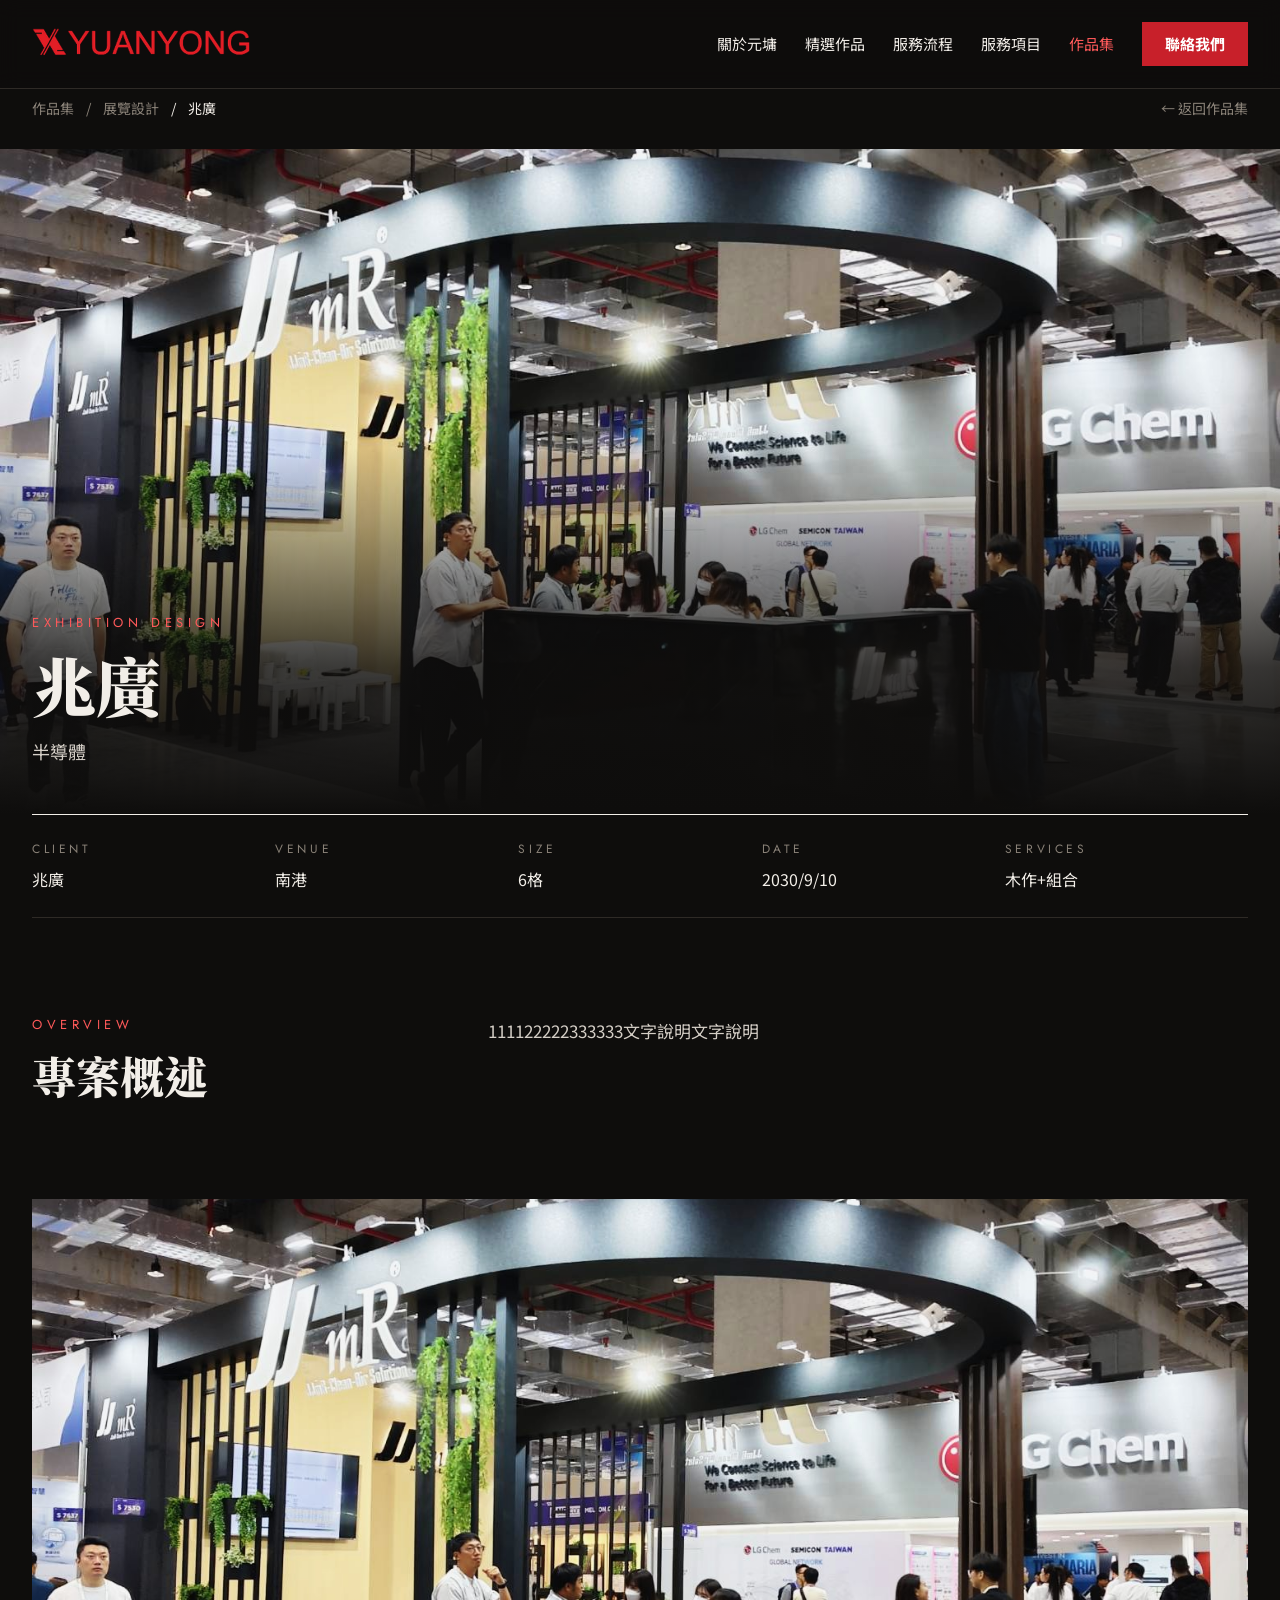
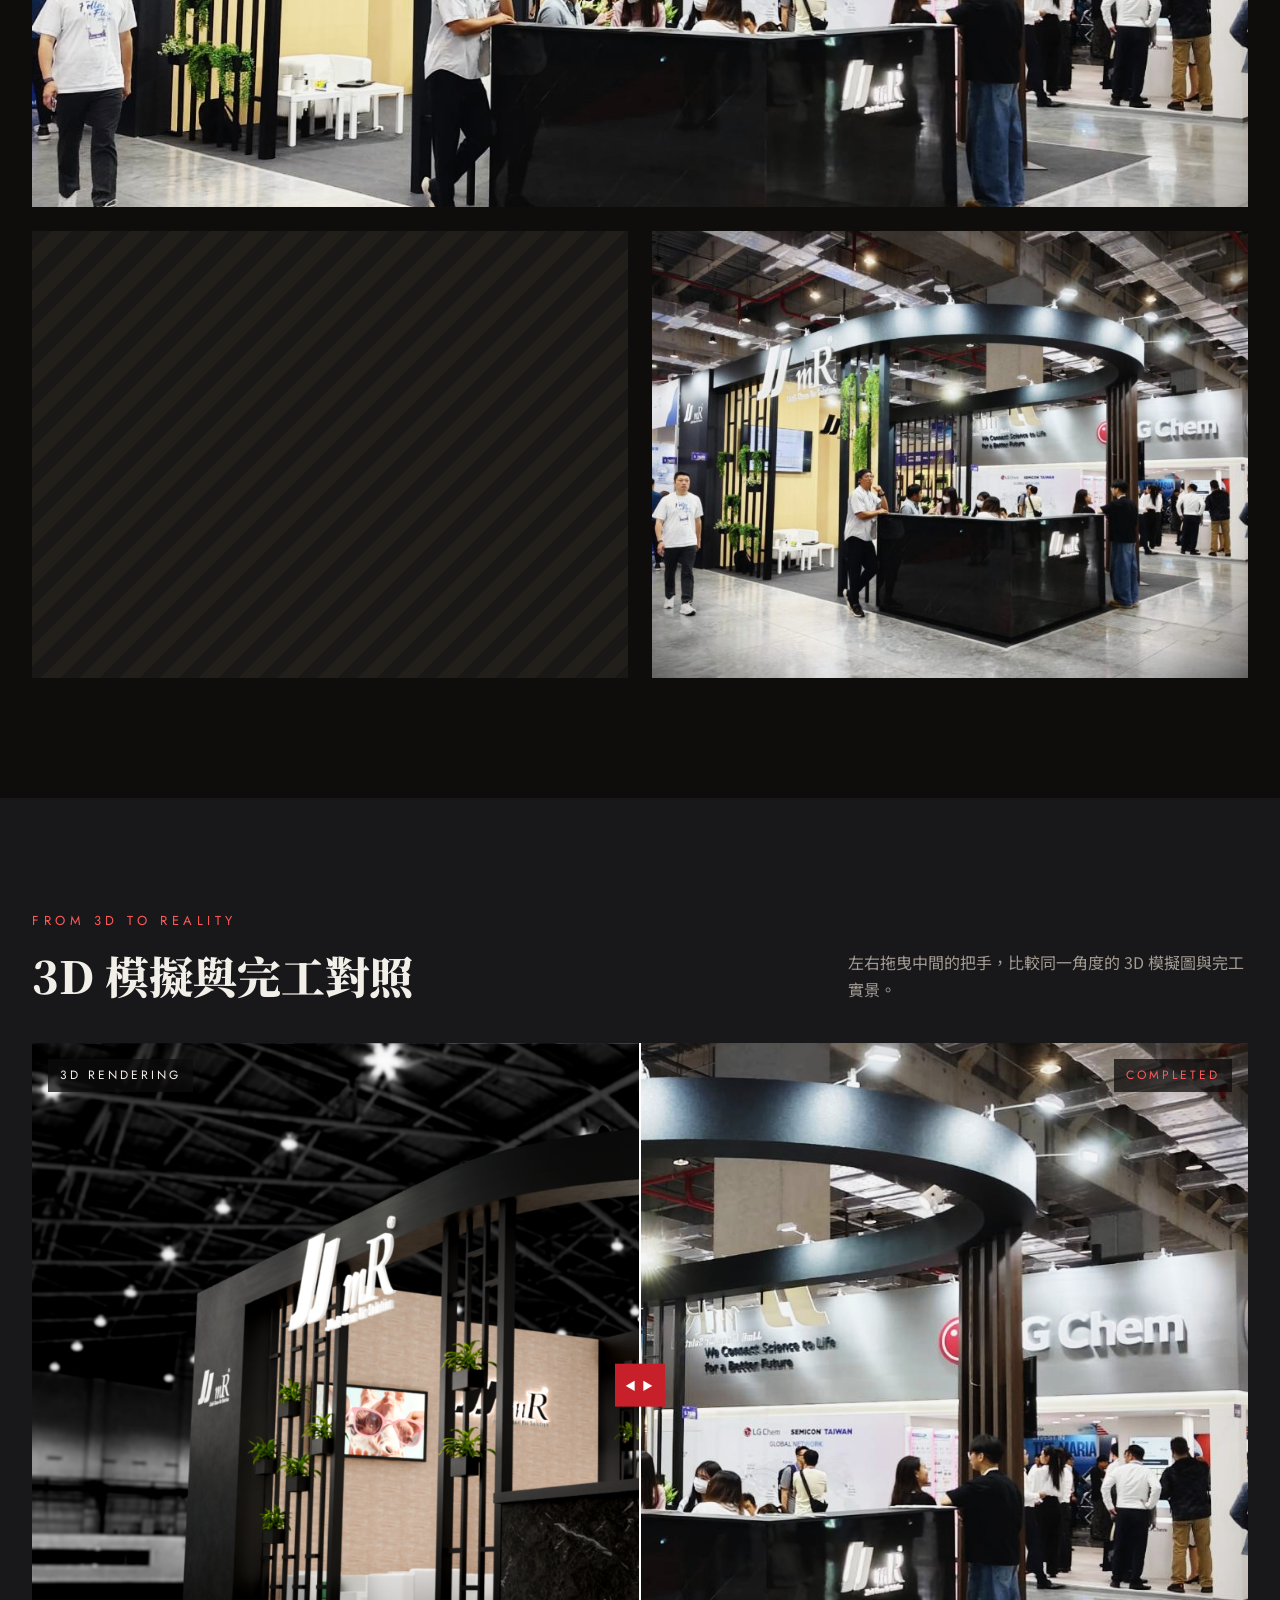
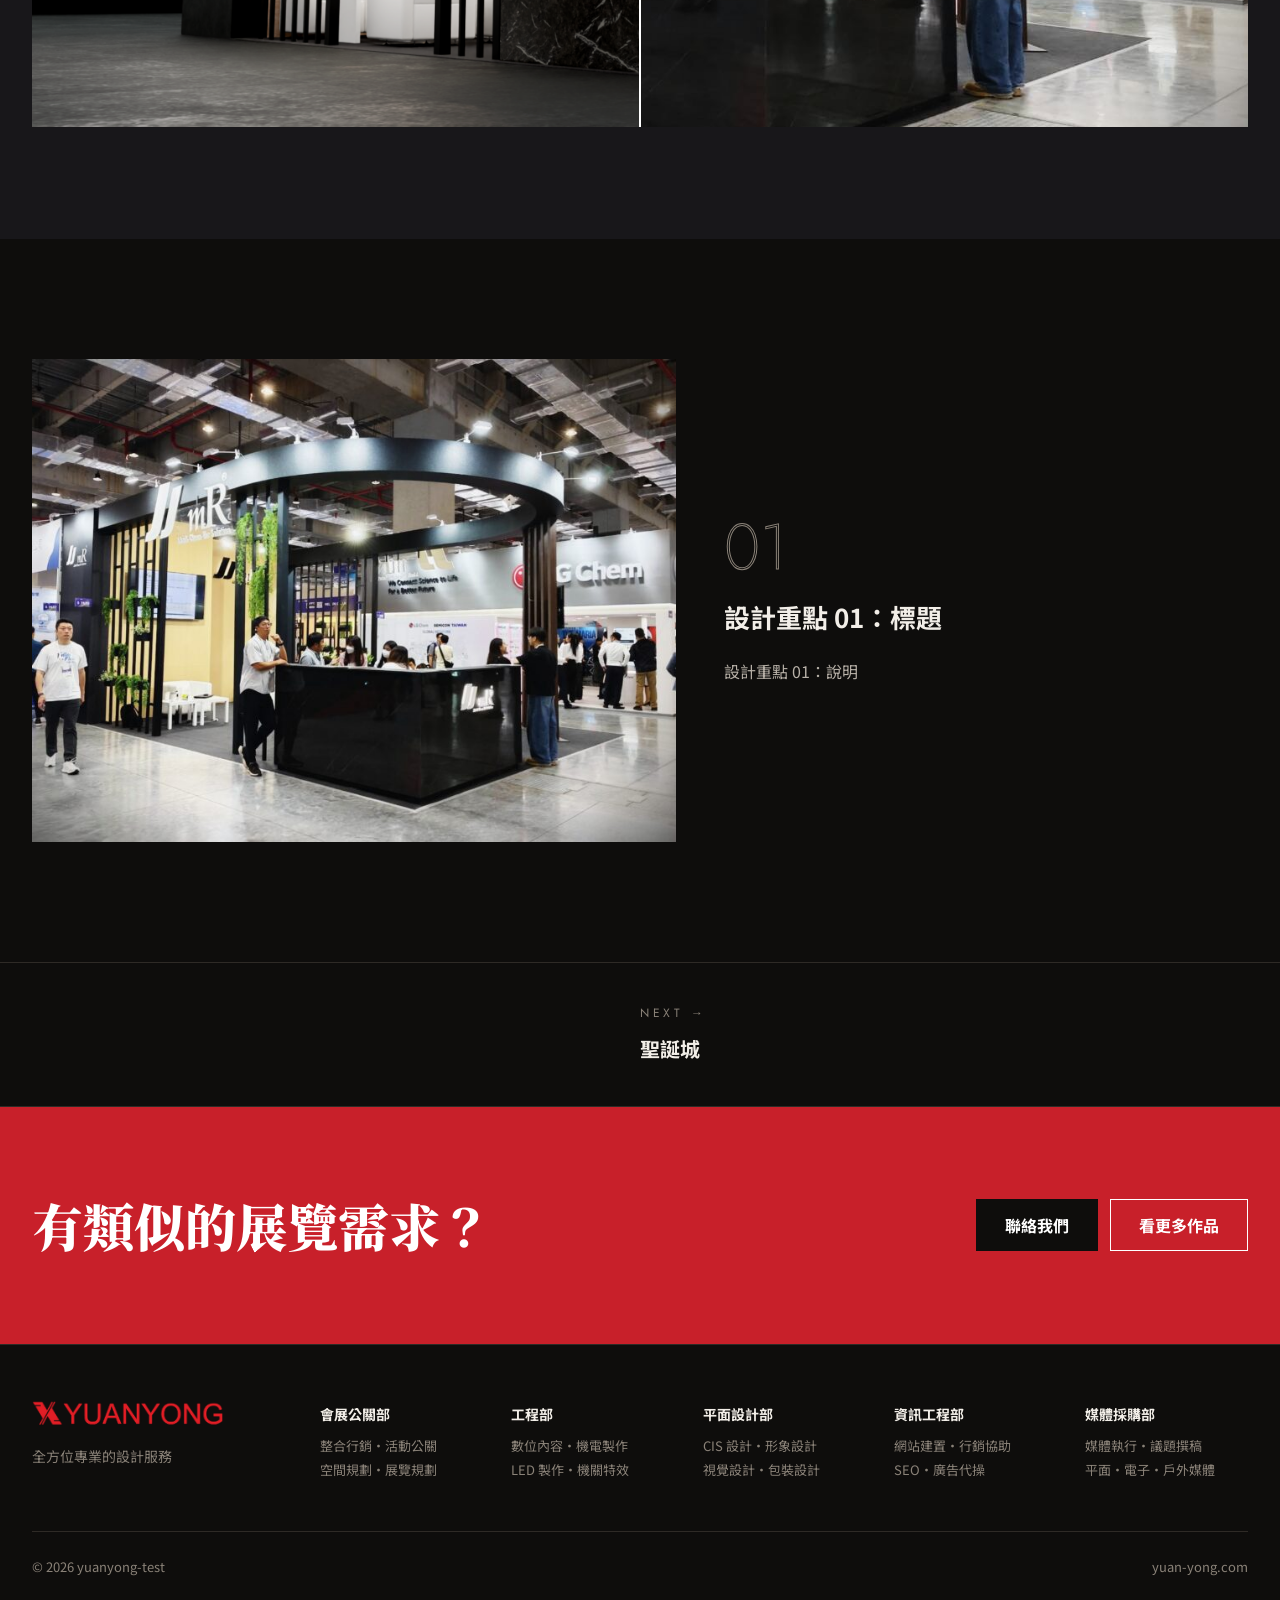
<file: works/元墉test/index.html>
<!doctype html>
<html lang="zh-TW">
<head>
<meta name="robots" content="noindex, nofollow">
<meta charset="UTF-8">
<meta name="viewport" content="width=device-width, initial-scale=1, viewport-fit=cover">
<title>兆廣 &#8211; yuanyong-test</title>
<link rel='dns-prefetch' href='//fonts.googleapis.com' />
<link href='https://fonts.gstatic.com' crossorigin rel='preconnect' />
<style id="wp-img-auto-sizes-contain-inline-css">
img:is([sizes=auto i],[sizes^="auto," i]){contain-intrinsic-size:3000px 1500px}
/*# sourceURL=wp-img-auto-sizes-contain-inline-css */
</style>
<style id="wp-block-library-inline-css">
:root{--wp-block-synced-color:#7a00df;--wp-block-synced-color--rgb:122,0,223;--wp-bound-block-color:var(--wp-block-synced-color);--wp-editor-canvas-background:#ddd;--wp-admin-theme-color:#007cba;--wp-admin-theme-color--rgb:0,124,186;--wp-admin-theme-color-darker-10:#006ba1;--wp-admin-theme-color-darker-10--rgb:0,107,160.5;--wp-admin-theme-color-darker-20:#005a87;--wp-admin-theme-color-darker-20--rgb:0,90,135;--wp-admin-border-width-focus:2px}@media (min-resolution:192dpi){:root{--wp-admin-border-width-focus:1.5px}}.wp-element-button{cursor:pointer}:root .has-very-light-gray-background-color{background-color:#eee}:root .has-very-dark-gray-background-color{background-color:#313131}:root .has-very-light-gray-color{color:#eee}:root .has-very-dark-gray-color{color:#313131}:root .has-vivid-green-cyan-to-vivid-cyan-blue-gradient-background{background:linear-gradient(135deg,#00d084,#0693e3)}:root .has-purple-crush-gradient-background{background:linear-gradient(135deg,#34e2e4,#4721fb 50%,#ab1dfe)}:root .has-hazy-dawn-gradient-background{background:linear-gradient(135deg,#faaca8,#dad0ec)}:root .has-subdued-olive-gradient-background{background:linear-gradient(135deg,#fafae1,#67a671)}:root .has-atomic-cream-gradient-background{background:linear-gradient(135deg,#fdd79a,#004a59)}:root .has-nightshade-gradient-background{background:linear-gradient(135deg,#330968,#31cdcf)}:root .has-midnight-gradient-background{background:linear-gradient(135deg,#020381,#2874fc)}:root{--wp--preset--font-size--normal:16px;--wp--preset--font-size--huge:42px}.has-regular-font-size{font-size:1em}.has-larger-font-size{font-size:2.625em}.has-normal-font-size{font-size:var(--wp--preset--font-size--normal)}.has-huge-font-size{font-size:var(--wp--preset--font-size--huge)}:root .has-text-align-center{text-align:center}:root .has-text-align-left{text-align:left}:root .has-text-align-right{text-align:right}.has-fit-text{white-space:nowrap!important}#end-resizable-editor-section{display:none}.aligncenter{clear:both}.items-justified-left{justify-content:flex-start}.items-justified-center{justify-content:center}.items-justified-right{justify-content:flex-end}.items-justified-space-between{justify-content:space-between}.screen-reader-text{word-wrap:normal!important;border:0;clip-path:inset(50%);height:1px;margin:-1px;overflow:hidden;padding:0;position:absolute;width:1px;word-break:normal!important}.screen-reader-text:focus{background-color:#ddd;clip-path:none;color:#444;display:block;font-size:1em;height:auto;left:5px;line-height:normal;padding:15px 23px 14px;text-decoration:none;top:5px;width:auto;z-index:100000}html :where(.has-border-color){border-style:solid}html :where([style^=border-color],[style*=";border-color"],[style*="; border-color"]){border-style:solid}html :where([style^=border-top-color],[style*=";border-top-color"],[style*="; border-top-color"]){border-top-style:solid}html :where([style^=border-right-color],[style*=";border-right-color"],[style*="; border-right-color"]){border-right-style:solid}html :where([style^=border-bottom-color],[style*=";border-bottom-color"],[style*="; border-bottom-color"]){border-bottom-style:solid}html :where([style^=border-left-color],[style*=";border-left-color"],[style*="; border-left-color"]){border-left-style:solid}html :where([style^=border-width],[style*=";border-width"],[style*="; border-width"]){border-style:solid}html :where([style^=border-top-width],[style*=";border-top-width"],[style*="; border-top-width"]){border-top-style:solid}html :where([style^=border-right-width],[style*=";border-right-width"],[style*="; border-right-width"]){border-right-style:solid}html :where([style^=border-bottom-width],[style*=";border-bottom-width"],[style*="; border-bottom-width"]){border-bottom-style:solid}html :where([style^=border-left-width],[style*=";border-left-width"],[style*="; border-left-width"]){border-left-style:solid}html :where(img[class*=wp-image-]){height:auto;max-width:100%}:where(figure){margin:0 0 1em}html :where(.is-position-sticky){--wp-admin--admin-bar--position-offset:var(--wp-admin--admin-bar--height,0px)}@media screen and (max-width:600px){html :where(.is-position-sticky){--wp-admin--admin-bar--position-offset:0px}}

/*# sourceURL=/wp-includes/css/dist/block-library/common.min.css */
</style>
<style id="classic-theme-styles-inline-css">
/*! This file is auto-generated */
.wp-block-button__link{color:#fff;background-color:#32373c;border-radius:9999px;box-shadow:none;text-decoration:none;padding:calc(.667em + 2px) calc(1.333em + 2px);font-size:1.125em}.wp-block-file__button{background:#32373c;color:#fff;text-decoration:none}
/*# sourceURL=/wp-includes/css/classic-themes.min.css */
</style>

<style id="global-styles-inline-css">
:root{--wp--preset--aspect-ratio--square: 1;--wp--preset--aspect-ratio--4-3: 4/3;--wp--preset--aspect-ratio--3-4: 3/4;--wp--preset--aspect-ratio--3-2: 3/2;--wp--preset--aspect-ratio--2-3: 2/3;--wp--preset--aspect-ratio--16-9: 16/9;--wp--preset--aspect-ratio--9-16: 9/16;--wp--preset--color--black: #000000;--wp--preset--color--cyan-bluish-gray: #abb8c3;--wp--preset--color--white: #ffffff;--wp--preset--color--pale-pink: #f78da7;--wp--preset--color--vivid-red: #cf2e2e;--wp--preset--color--luminous-vivid-orange: #ff6900;--wp--preset--color--luminous-vivid-amber: #fcb900;--wp--preset--color--light-green-cyan: #7bdcb5;--wp--preset--color--vivid-green-cyan: #00d084;--wp--preset--color--pale-cyan-blue: #8ed1fc;--wp--preset--color--vivid-cyan-blue: #0693e3;--wp--preset--color--vivid-purple: #9b51e0;--wp--preset--gradient--vivid-cyan-blue-to-vivid-purple: linear-gradient(135deg,rgb(6,147,227) 0%,rgb(155,81,224) 100%);--wp--preset--gradient--light-green-cyan-to-vivid-green-cyan: linear-gradient(135deg,rgb(122,220,180) 0%,rgb(0,208,130) 100%);--wp--preset--gradient--luminous-vivid-amber-to-luminous-vivid-orange: linear-gradient(135deg,rgb(252,185,0) 0%,rgb(255,105,0) 100%);--wp--preset--gradient--luminous-vivid-orange-to-vivid-red: linear-gradient(135deg,rgb(255,105,0) 0%,rgb(207,46,46) 100%);--wp--preset--gradient--very-light-gray-to-cyan-bluish-gray: linear-gradient(135deg,rgb(238,238,238) 0%,rgb(169,184,195) 100%);--wp--preset--gradient--cool-to-warm-spectrum: linear-gradient(135deg,rgb(74,234,220) 0%,rgb(151,120,209) 20%,rgb(207,42,186) 40%,rgb(238,44,130) 60%,rgb(251,105,98) 80%,rgb(254,248,76) 100%);--wp--preset--gradient--blush-light-purple: linear-gradient(135deg,rgb(255,206,236) 0%,rgb(152,150,240) 100%);--wp--preset--gradient--blush-bordeaux: linear-gradient(135deg,rgb(254,205,165) 0%,rgb(254,45,45) 50%,rgb(107,0,62) 100%);--wp--preset--gradient--luminous-dusk: linear-gradient(135deg,rgb(255,203,112) 0%,rgb(199,81,192) 50%,rgb(65,88,208) 100%);--wp--preset--gradient--pale-ocean: linear-gradient(135deg,rgb(255,245,203) 0%,rgb(182,227,212) 50%,rgb(51,167,181) 100%);--wp--preset--gradient--electric-grass: linear-gradient(135deg,rgb(202,248,128) 0%,rgb(113,206,126) 100%);--wp--preset--gradient--midnight: linear-gradient(135deg,rgb(2,3,129) 0%,rgb(40,116,252) 100%);--wp--preset--font-size--small: 13px;--wp--preset--font-size--medium: 20px;--wp--preset--font-size--large: 36px;--wp--preset--font-size--x-large: 42px;--wp--preset--spacing--20: 0.44rem;--wp--preset--spacing--30: 0.67rem;--wp--preset--spacing--40: 1rem;--wp--preset--spacing--50: 1.5rem;--wp--preset--spacing--60: 2.25rem;--wp--preset--spacing--70: 3.38rem;--wp--preset--spacing--80: 5.06rem;--wp--preset--shadow--natural: 6px 6px 9px rgba(0, 0, 0, 0.2);--wp--preset--shadow--deep: 12px 12px 50px rgba(0, 0, 0, 0.4);--wp--preset--shadow--sharp: 6px 6px 0px rgba(0, 0, 0, 0.2);--wp--preset--shadow--outlined: 6px 6px 0px -3px rgb(255, 255, 255), 6px 6px rgb(0, 0, 0);--wp--preset--shadow--crisp: 6px 6px 0px rgb(0, 0, 0);}.wp-block-button{--wp--preset--dimension--25: 25%;--wp--preset--dimension--50: 50%;--wp--preset--dimension--75: 75%;--wp--preset--dimension--100: 100%;}:where(body) { margin: 0; }:where(.is-layout-flex){gap: 0.5em;}:where(.is-layout-grid){gap: 0.5em;}body .is-layout-flex{display: flex;}.is-layout-flex{flex-wrap: wrap;align-items: center;}.is-layout-flex > :is(*, div){margin: 0;}body .is-layout-grid{display: grid;}.is-layout-grid > :is(*, div){margin: 0;}body{padding-top: 0px;padding-right: 0px;padding-bottom: 0px;padding-left: 0px;}:root :where(.wp-element-button, .wp-block-button__link){background-color: #32373c;border-width: 0;color: #fff;font-family: inherit;font-size: inherit;font-style: inherit;font-weight: inherit;letter-spacing: inherit;line-height: inherit;padding-top: calc(0.667em + 2px);padding-right: calc(1.333em + 2px);padding-bottom: calc(0.667em + 2px);padding-left: calc(1.333em + 2px);text-decoration: none;text-transform: inherit;}.has-black-color{color: var(--wp--preset--color--black) !important;}.has-cyan-bluish-gray-color{color: var(--wp--preset--color--cyan-bluish-gray) !important;}.has-white-color{color: var(--wp--preset--color--white) !important;}.has-pale-pink-color{color: var(--wp--preset--color--pale-pink) !important;}.has-vivid-red-color{color: var(--wp--preset--color--vivid-red) !important;}.has-luminous-vivid-orange-color{color: var(--wp--preset--color--luminous-vivid-orange) !important;}.has-luminous-vivid-amber-color{color: var(--wp--preset--color--luminous-vivid-amber) !important;}.has-light-green-cyan-color{color: var(--wp--preset--color--light-green-cyan) !important;}.has-vivid-green-cyan-color{color: var(--wp--preset--color--vivid-green-cyan) !important;}.has-pale-cyan-blue-color{color: var(--wp--preset--color--pale-cyan-blue) !important;}.has-vivid-cyan-blue-color{color: var(--wp--preset--color--vivid-cyan-blue) !important;}.has-vivid-purple-color{color: var(--wp--preset--color--vivid-purple) !important;}.has-black-background-color{background-color: var(--wp--preset--color--black) !important;}.has-cyan-bluish-gray-background-color{background-color: var(--wp--preset--color--cyan-bluish-gray) !important;}.has-white-background-color{background-color: var(--wp--preset--color--white) !important;}.has-pale-pink-background-color{background-color: var(--wp--preset--color--pale-pink) !important;}.has-vivid-red-background-color{background-color: var(--wp--preset--color--vivid-red) !important;}.has-luminous-vivid-orange-background-color{background-color: var(--wp--preset--color--luminous-vivid-orange) !important;}.has-luminous-vivid-amber-background-color{background-color: var(--wp--preset--color--luminous-vivid-amber) !important;}.has-light-green-cyan-background-color{background-color: var(--wp--preset--color--light-green-cyan) !important;}.has-vivid-green-cyan-background-color{background-color: var(--wp--preset--color--vivid-green-cyan) !important;}.has-pale-cyan-blue-background-color{background-color: var(--wp--preset--color--pale-cyan-blue) !important;}.has-vivid-cyan-blue-background-color{background-color: var(--wp--preset--color--vivid-cyan-blue) !important;}.has-vivid-purple-background-color{background-color: var(--wp--preset--color--vivid-purple) !important;}.has-black-border-color{border-color: var(--wp--preset--color--black) !important;}.has-cyan-bluish-gray-border-color{border-color: var(--wp--preset--color--cyan-bluish-gray) !important;}.has-white-border-color{border-color: var(--wp--preset--color--white) !important;}.has-pale-pink-border-color{border-color: var(--wp--preset--color--pale-pink) !important;}.has-vivid-red-border-color{border-color: var(--wp--preset--color--vivid-red) !important;}.has-luminous-vivid-orange-border-color{border-color: var(--wp--preset--color--luminous-vivid-orange) !important;}.has-luminous-vivid-amber-border-color{border-color: var(--wp--preset--color--luminous-vivid-amber) !important;}.has-light-green-cyan-border-color{border-color: var(--wp--preset--color--light-green-cyan) !important;}.has-vivid-green-cyan-border-color{border-color: var(--wp--preset--color--vivid-green-cyan) !important;}.has-pale-cyan-blue-border-color{border-color: var(--wp--preset--color--pale-cyan-blue) !important;}.has-vivid-cyan-blue-border-color{border-color: var(--wp--preset--color--vivid-cyan-blue) !important;}.has-vivid-purple-border-color{border-color: var(--wp--preset--color--vivid-purple) !important;}.has-vivid-cyan-blue-to-vivid-purple-gradient-background{background: var(--wp--preset--gradient--vivid-cyan-blue-to-vivid-purple) !important;}.has-light-green-cyan-to-vivid-green-cyan-gradient-background{background: var(--wp--preset--gradient--light-green-cyan-to-vivid-green-cyan) !important;}.has-luminous-vivid-amber-to-luminous-vivid-orange-gradient-background{background: var(--wp--preset--gradient--luminous-vivid-amber-to-luminous-vivid-orange) !important;}.has-luminous-vivid-orange-to-vivid-red-gradient-background{background: var(--wp--preset--gradient--luminous-vivid-orange-to-vivid-red) !important;}.has-very-light-gray-to-cyan-bluish-gray-gradient-background{background: var(--wp--preset--gradient--very-light-gray-to-cyan-bluish-gray) !important;}.has-cool-to-warm-spectrum-gradient-background{background: var(--wp--preset--gradient--cool-to-warm-spectrum) !important;}.has-blush-light-purple-gradient-background{background: var(--wp--preset--gradient--blush-light-purple) !important;}.has-blush-bordeaux-gradient-background{background: var(--wp--preset--gradient--blush-bordeaux) !important;}.has-luminous-dusk-gradient-background{background: var(--wp--preset--gradient--luminous-dusk) !important;}.has-pale-ocean-gradient-background{background: var(--wp--preset--gradient--pale-ocean) !important;}.has-electric-grass-gradient-background{background: var(--wp--preset--gradient--electric-grass) !important;}.has-midnight-gradient-background{background: var(--wp--preset--gradient--midnight) !important;}.has-small-font-size{font-size: var(--wp--preset--font-size--small) !important;}.has-medium-font-size{font-size: var(--wp--preset--font-size--medium) !important;}.has-large-font-size{font-size: var(--wp--preset--font-size--large) !important;}.has-x-large-font-size{font-size: var(--wp--preset--font-size--x-large) !important;}
/*# sourceURL=global-styles-inline-css */
</style>

<link rel='stylesheet' id='yy-fonts-css' href='https://fonts.googleapis.com/css2?family=Noto+Sans+TC:wght@400;500;700&#038;family=Noto+Serif+TC:wght@600;900&#038;family=Jost:wght@200;300;400;500&#038;display=swap' media='all' />
<link rel='stylesheet' id='yy-main-css' href='../../wp-content/themes/yuanyong/assets/css/main.css' media='all' />
<link rel="canonical" href="./" />
</head>
<body class="wp-singular work-template-default single single-work postid-7 wp-theme-yuanyong">

<header class="site-header is-solid" data-solid>
	<div class="wrap">
		<a class="logo" href="../../" aria-label="yuanyong-test 首頁"><img src="../../wp-content/themes/yuanyong/assets/img/logo-red.png" alt="yuanyong-test" style="height:32px;width:auto"></a>
		<button class="menu-btn" type="button" aria-expanded="false" aria-controls="site-nav" aria-label="開啟選單">
			<svg viewBox="0 0 24 24" fill="none" stroke="currentColor" stroke-width="1.5" aria-hidden="true"><path d="M3 7h18M3 12h18M3 17h18"></path></svg>
		</button>
		<nav class="nav" id="site-nav" aria-label="主選單">
			<a href="../../#about">關於元墉</a>
			<a href="../../#featured">精選作品</a>			<a href="../../#process">服務流程</a>
			<a href="../../#service">服務項目</a>
			<a href="../" class="is-current" aria-current="page">作品集</a>
			<a class="btn btn-red" href="../../#contact">聯絡我們</a>
		</nav>
	</div>
</header>

	<main>
		<div class="wrap crumbs">
			<ol aria-label="目前位置">
				<li><a href="../">作品集</a></li>
				<li><a href="../../work-category/exhibition/">展覽設計</a></li>				<li aria-current="page">兆廣</li>
			</ol>
			<a href="../">← 返回作品集</a>
		</div>

		<section class="p-hero">
			<div class="media"><img width="1477" height="1108" src="../../wp-content/uploads/2026/10/%E5%85%86%E5%BB%A3%E5%AF%A6%E6%99%AF%E7%85%A7.jpg" class="attachment-yy-hero size-yy-hero" alt="" loading="lazy" decoding="async" srcset="../../wp-content/uploads/2026/10/%E5%85%86%E5%BB%A3%E5%AF%A6%E6%99%AF%E7%85%A7.jpg 1477w, ../../wp-content/uploads/2026/10/%E5%85%86%E5%BB%A3%E5%AF%A6%E6%99%AF%E7%85%A7-300x225.jpg 300w, ../../wp-content/uploads/2026/10/%E5%85%86%E5%BB%A3%E5%AF%A6%E6%99%AF%E7%85%A7-1024x768.jpg 1024w, ../../wp-content/uploads/2026/10/%E5%85%86%E5%BB%A3%E5%AF%A6%E6%99%AF%E7%85%A7-768x576.jpg 768w, ../../wp-content/uploads/2026/10/%E5%85%86%E5%BB%A3%E5%AF%A6%E6%99%AF%E7%85%A7-960x720.jpg 960w" sizes="auto, (max-width: 1477px) 100vw, 1477px" /></div>			<div class="fade" aria-hidden="true"></div>
			<div class="wrap">
				<p class="eyebrow">EXHIBITION DESIGN</p>				<h1>兆廣</h1>
				<p class="sub">半導體</p>			</div>
		</section>

		<div class="wrap">
							<dl class="facts">
											<div><dt>CLIENT</dt><dd>兆廣</dd></div>
											<div><dt>VENUE</dt><dd>南港</dd></div>
											<div><dt>SIZE</dt><dd>6格</dd></div>
											<div><dt>DATE</dt><dd>2030/9/10</dd></div>
											<div><dt>SERVICES</dt><dd>木作+組合</dd></div>
									</dl>
			
							<section class="overview" aria-labelledby="ov-title">
					<div>
						<p class="eyebrow">OVERVIEW</p>
						<h2 class="h-serif" id="ov-title">專案概述</h2>
					</div>
					<div class="text"><p>111122222333333文字說明文字說明</p>
</div>
				</section>
			
							<div class="media img-wide"><img width="1477" height="1108" src="../../wp-content/uploads/2026/10/%E5%85%86%E5%BB%A3%E5%AF%A6%E6%99%AF%E7%85%A7.jpg" class="attachment-yy-hero size-yy-hero" alt="" loading="lazy" decoding="async" srcset="../../wp-content/uploads/2026/10/%E5%85%86%E5%BB%A3%E5%AF%A6%E6%99%AF%E7%85%A7.jpg 1477w, ../../wp-content/uploads/2026/10/%E5%85%86%E5%BB%A3%E5%AF%A6%E6%99%AF%E7%85%A7-300x225.jpg 300w, ../../wp-content/uploads/2026/10/%E5%85%86%E5%BB%A3%E5%AF%A6%E6%99%AF%E7%85%A7-1024x768.jpg 1024w, ../../wp-content/uploads/2026/10/%E5%85%86%E5%BB%A3%E5%AF%A6%E6%99%AF%E7%85%A7-768x576.jpg 768w, ../../wp-content/uploads/2026/10/%E5%85%86%E5%BB%A3%E5%AF%A6%E6%99%AF%E7%85%A7-960x720.jpg 960w" sizes="auto, (max-width: 1477px) 100vw, 1477px" /></div>										<div class="img-pair">
											<div class="media"><img width="1024" height="768" src="../../wp-content/uploads/2026/10/%E5%85%86%E5%BB%A3%E5%AF%A6%E6%99%AF%E7%85%A7-1024x768.jpg" class="attachment-large size-large" alt="" loading="lazy" decoding="async" srcset="../../wp-content/uploads/2026/10/%E5%85%86%E5%BB%A3%E5%AF%A6%E6%99%AF%E7%85%A7-1024x768.jpg 1024w, ../../wp-content/uploads/2026/10/%E5%85%86%E5%BB%A3%E5%AF%A6%E6%99%AF%E7%85%A7-300x225.jpg 300w, ../../wp-content/uploads/2026/10/%E5%85%86%E5%BB%A3%E5%AF%A6%E6%99%AF%E7%85%A7-768x576.jpg 768w, ../../wp-content/uploads/2026/10/%E5%85%86%E5%BB%A3%E5%AF%A6%E6%99%AF%E7%85%A7-960x720.jpg 960w, ../../wp-content/uploads/2026/10/%E5%85%86%E5%BB%A3%E5%AF%A6%E6%99%AF%E7%85%A7.jpg 1477w" sizes="auto, (max-width: 1024px) 100vw, 1024px" /></div>											<div class="media"><img width="1024" height="768" src="../../wp-content/uploads/2026/10/%E5%85%86%E5%BB%A3%E5%AF%A6%E6%99%AF%E7%85%A7-1024x768.jpg" class="attachment-large size-large" alt="" loading="lazy" decoding="async" srcset="../../wp-content/uploads/2026/10/%E5%85%86%E5%BB%A3%E5%AF%A6%E6%99%AF%E7%85%A7-1024x768.jpg 1024w, ../../wp-content/uploads/2026/10/%E5%85%86%E5%BB%A3%E5%AF%A6%E6%99%AF%E7%85%A7-300x225.jpg 300w, ../../wp-content/uploads/2026/10/%E5%85%86%E5%BB%A3%E5%AF%A6%E6%99%AF%E7%85%A7-768x576.jpg 768w, ../../wp-content/uploads/2026/10/%E5%85%86%E5%BB%A3%E5%AF%A6%E6%99%AF%E7%85%A7-960x720.jpg 960w, ../../wp-content/uploads/2026/10/%E5%85%86%E5%BB%A3%E5%AF%A6%E6%99%AF%E7%85%A7.jpg 1477w" sizes="auto, (max-width: 1024px) 100vw, 1024px" /></div>									</div>
					</div>

					<section class="compare-sec" aria-labelledby="cmp-title">
				<div class="wrap">
					<div class="sec-head">
						<div>
							<p class="eyebrow">FROM 3D TO REALITY</p>
							<h2 class="h-serif" id="cmp-title">3D 模擬與完工對照</h2>
						</div>
						<p class="lede">左右拖曳中間的把手，比較同一角度的 3D 模擬圖與完工實景。</p>
					</div>
					<div class="compare">
						<div class="media cool bottom"><img width="1477" height="1108" src="../../wp-content/uploads/2026/10/%E5%85%86%E5%BB%A3%E5%AF%A6%E6%99%AF%E7%85%A7.jpg" class="attachment-yy-hero size-yy-hero" alt="" loading="lazy" decoding="async" srcset="../../wp-content/uploads/2026/10/%E5%85%86%E5%BB%A3%E5%AF%A6%E6%99%AF%E7%85%A7.jpg 1477w, ../../wp-content/uploads/2026/10/%E5%85%86%E5%BB%A3%E5%AF%A6%E6%99%AF%E7%85%A7-300x225.jpg 300w, ../../wp-content/uploads/2026/10/%E5%85%86%E5%BB%A3%E5%AF%A6%E6%99%AF%E7%85%A7-1024x768.jpg 1024w, ../../wp-content/uploads/2026/10/%E5%85%86%E5%BB%A3%E5%AF%A6%E6%99%AF%E7%85%A7-768x576.jpg 768w, ../../wp-content/uploads/2026/10/%E5%85%86%E5%BB%A3%E5%AF%A6%E6%99%AF%E7%85%A7-960x720.jpg 960w" sizes="auto, (max-width: 1477px) 100vw, 1477px" /></div>						<div class="media top"><img width="1920" height="1080" src="../../wp-content/uploads/2026/10/20260706%E5%85%86%E5%BB%A3-5.png" class="attachment-yy-hero size-yy-hero" alt="" loading="lazy" decoding="async" srcset="../../wp-content/uploads/2026/10/20260706%E5%85%86%E5%BB%A3-5.png 1920w, ../../wp-content/uploads/2026/10/20260706%E5%85%86%E5%BB%A3-5-300x169.png 300w, ../../wp-content/uploads/2026/10/20260706%E5%85%86%E5%BB%A3-5-1024x576.png 1024w, ../../wp-content/uploads/2026/10/20260706%E5%85%86%E5%BB%A3-5-768x432.png 768w, ../../wp-content/uploads/2026/10/20260706%E5%85%86%E5%BB%A3-5-1536x864.png 1536w" sizes="auto, (max-width: 1920px) 100vw, 1920px" /></div>						<span class="lbl l">3D RENDERING</span>
						<span class="lbl r">COMPLETED</span>
						<div class="handle" aria-hidden="true"></div>
						<input type="range" id="compare-range" min="0" max="100" value="50" aria-label="調整 3D 模擬與完工實景的比例">
					</div>
				</div>
			</section>
		
		<div class="wrap">
							<section class="points" aria-label="設計重點">
											<div class="point">
							<div class="media warm"><img width="1024" height="768" src="../../wp-content/uploads/2026/10/%E5%85%86%E5%BB%A3%E5%AF%A6%E6%99%AF%E7%85%A7-1024x768.jpg" class="attachment-large size-large" alt="" loading="lazy" decoding="async" srcset="../../wp-content/uploads/2026/10/%E5%85%86%E5%BB%A3%E5%AF%A6%E6%99%AF%E7%85%A7-1024x768.jpg 1024w, ../../wp-content/uploads/2026/10/%E5%85%86%E5%BB%A3%E5%AF%A6%E6%99%AF%E7%85%A7-300x225.jpg 300w, ../../wp-content/uploads/2026/10/%E5%85%86%E5%BB%A3%E5%AF%A6%E6%99%AF%E7%85%A7-768x576.jpg 768w, ../../wp-content/uploads/2026/10/%E5%85%86%E5%BB%A3%E5%AF%A6%E6%99%AF%E7%85%A7-960x720.jpg 960w, ../../wp-content/uploads/2026/10/%E5%85%86%E5%BB%A3%E5%AF%A6%E6%99%AF%E7%85%A7.jpg 1477w" sizes="auto, (max-width: 1024px) 100vw, 1024px" /></div>							<div class="txt">
								<span class="n" aria-hidden="true">01</span>
								<h3>設計重點 01：標題</h3>								<p>設計重點 01：說明</p>							</div>
						</div>
									</section>
			
					</div>

					<nav class="pager" aria-label="其他作品">
				<div class="wrap">
											<span></span>
																<a href="../%E8%81%96%E8%AA%95%E5%9F%8E/"><small>NEXT →</small><b>聖誕城</b></a>
									</div>
			</nav>
		
		<section class="cta">
			<div class="wrap">
				<h2>有類似的展覽需求？</h2>
				<div class="btn-row">
					<a class="btn btn-ink" href="../../#contact">聯絡我們</a>
					<a class="btn btn-white-line" href="../">看更多作品</a>
				</div>
			</div>
		</section>
	</main>

	<footer class="site-footer">
	<div class="wrap">
		<div class="foot-top">
			<div class="foot-brand">
				<img src="../../wp-content/themes/yuanyong/assets/img/logo-red.png" alt="yuanyong-test" style="height:28px;width:auto">				<span>全方位專業的設計服務</span>
			</div>
			<div class="depts">
															<div><b>會展公關部</b><span>整合行銷・活動公關<br>
空間規劃・展覽規劃</span></div>
																				<div><b>工程部</b><span>數位內容・機電製作<br>
LED 製作・機關特效</span></div>
																				<div><b>平面設計部</b><span>CIS 設計・形象設計<br>
視覺設計・包裝設計</span></div>
																				<div><b>資訊工程部</b><span>網站建置・行銷協助<br>
SEO・廣告代操</span></div>
																				<div><b>媒體採購部</b><span>媒體執行・議題撰稿<br>
平面・電子・戶外媒體</span></div>
												</div>
		</div>
		<div class="foot-bottom">
			<span>© 2026 yuanyong-test</span>
			<a href="../../">yuan-yong.com</a>
		</div>
	</div>
</footer>

<script type="speculationrules">
{"prefetch":[{"source":"document","where":{"and":[{"href_matches":"/*"},{"not":{"href_matches":["/wp-*.php","/wp-admin/*","/wp-content/uploads/*","/wp-content/*","/wp-content/plugins/*","/wp-content/themes/yuanyong/*","/*\\?(.+)"]}},{"not":{"selector_matches":"a[rel~=\"nofollow\"]"}},{"not":{"selector_matches":".no-prefetch, .no-prefetch a"}}]},"eagerness":"conservative"}]}
</script>
<script id="yy-main-js" src="../../wp-content/themes/yuanyong/assets/js/main.js"></script>
</body>
</html>
</file>
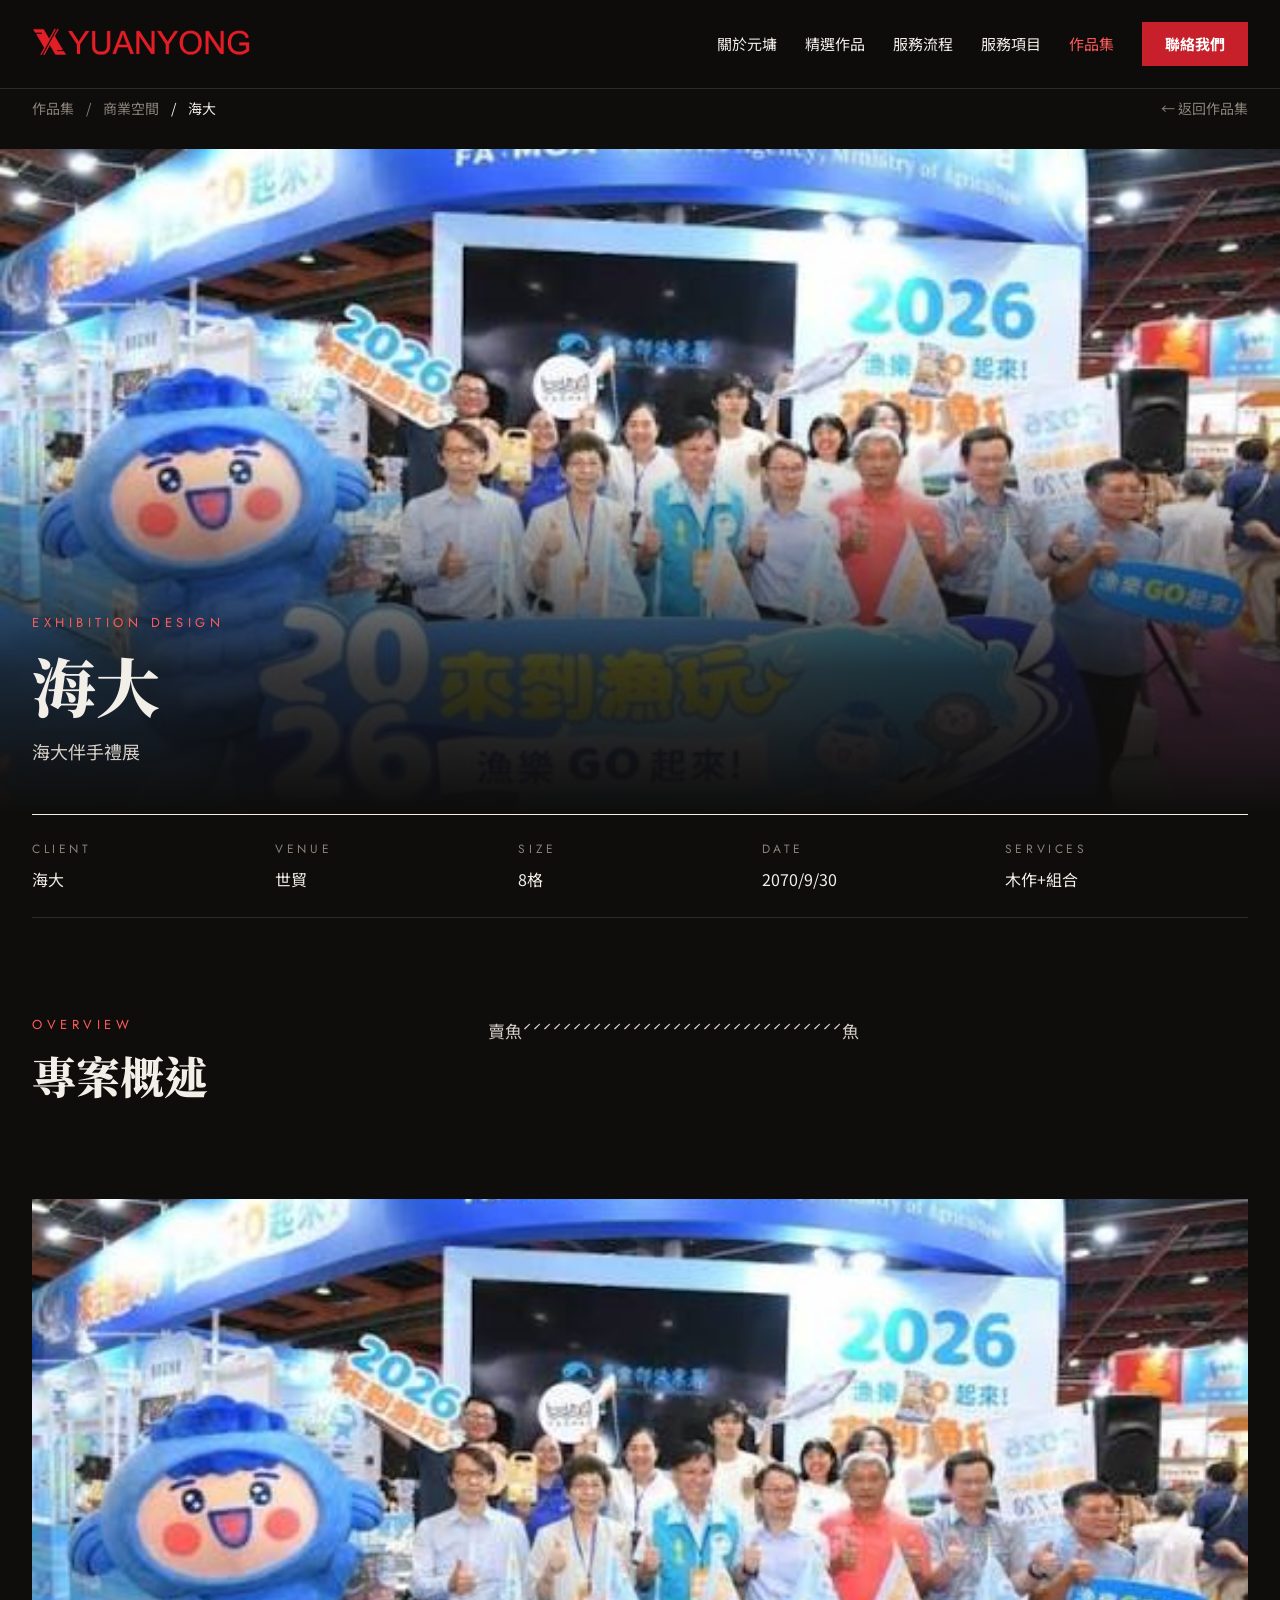
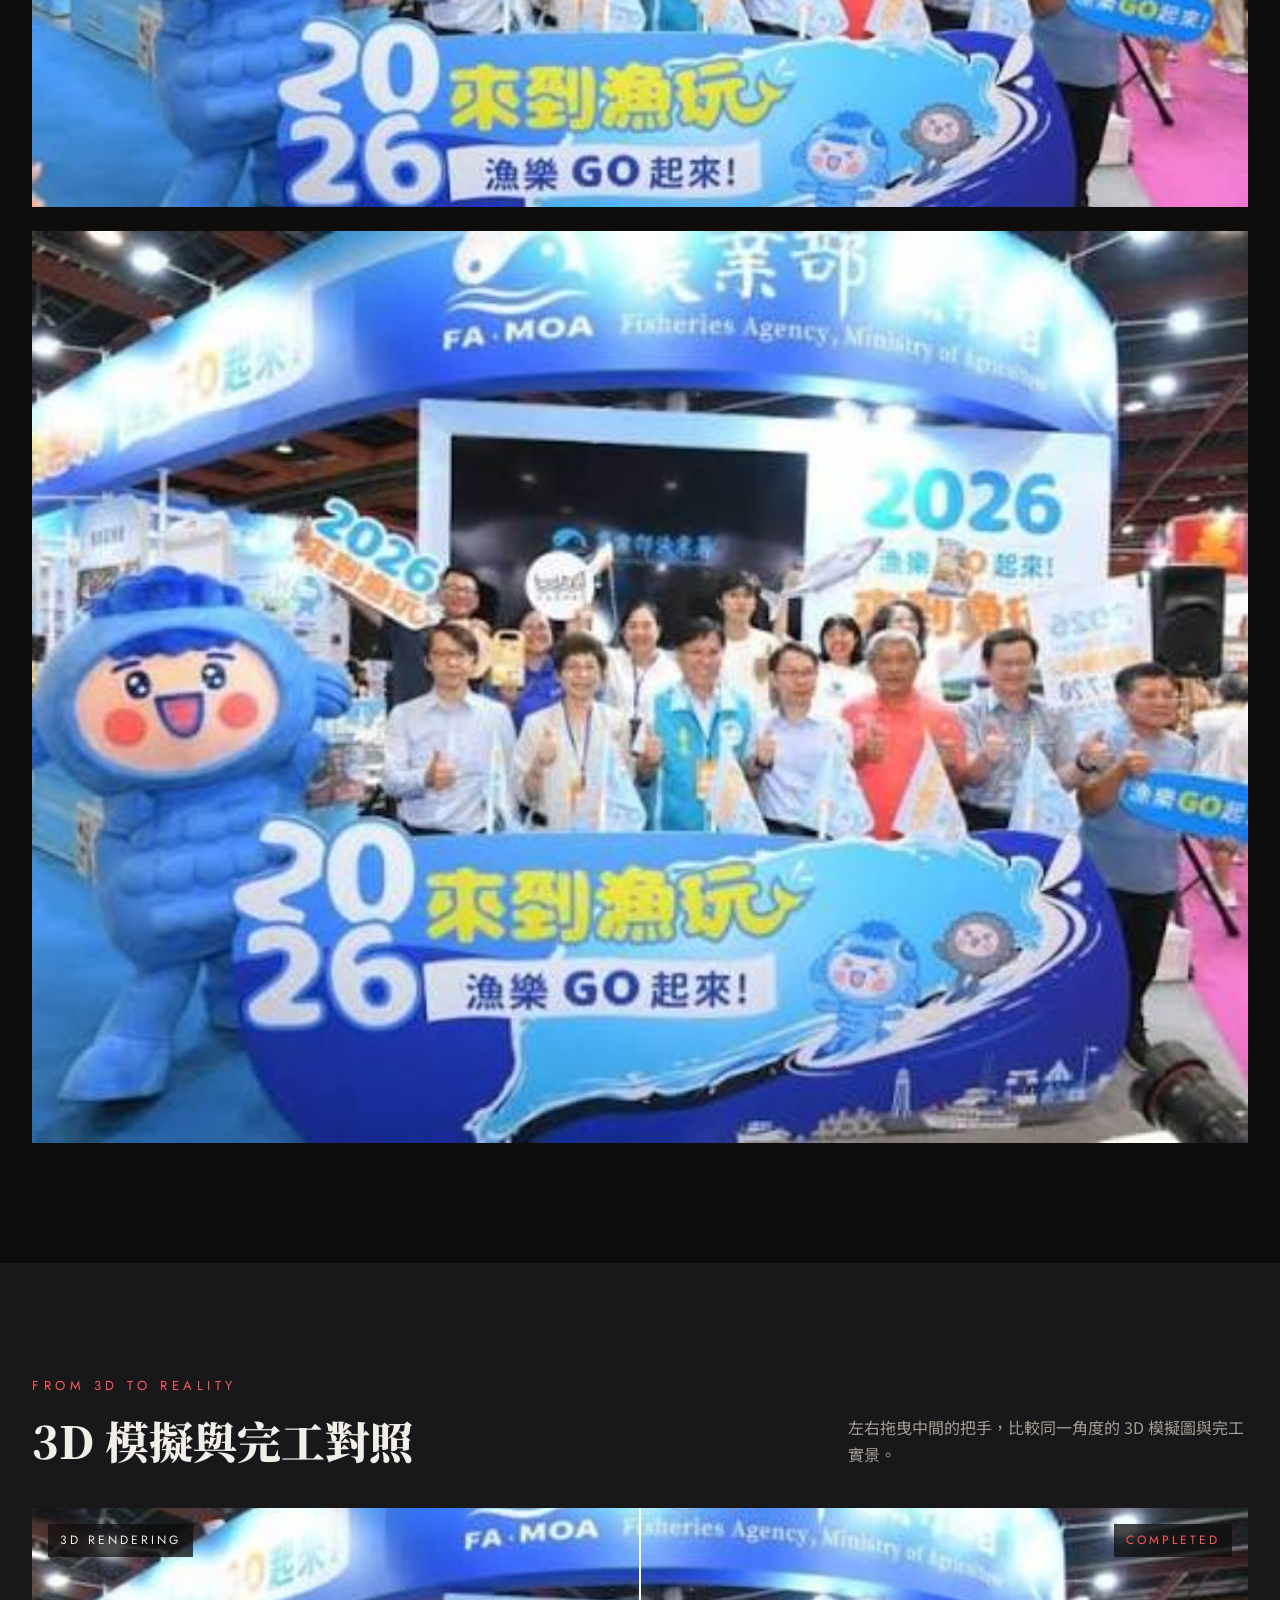
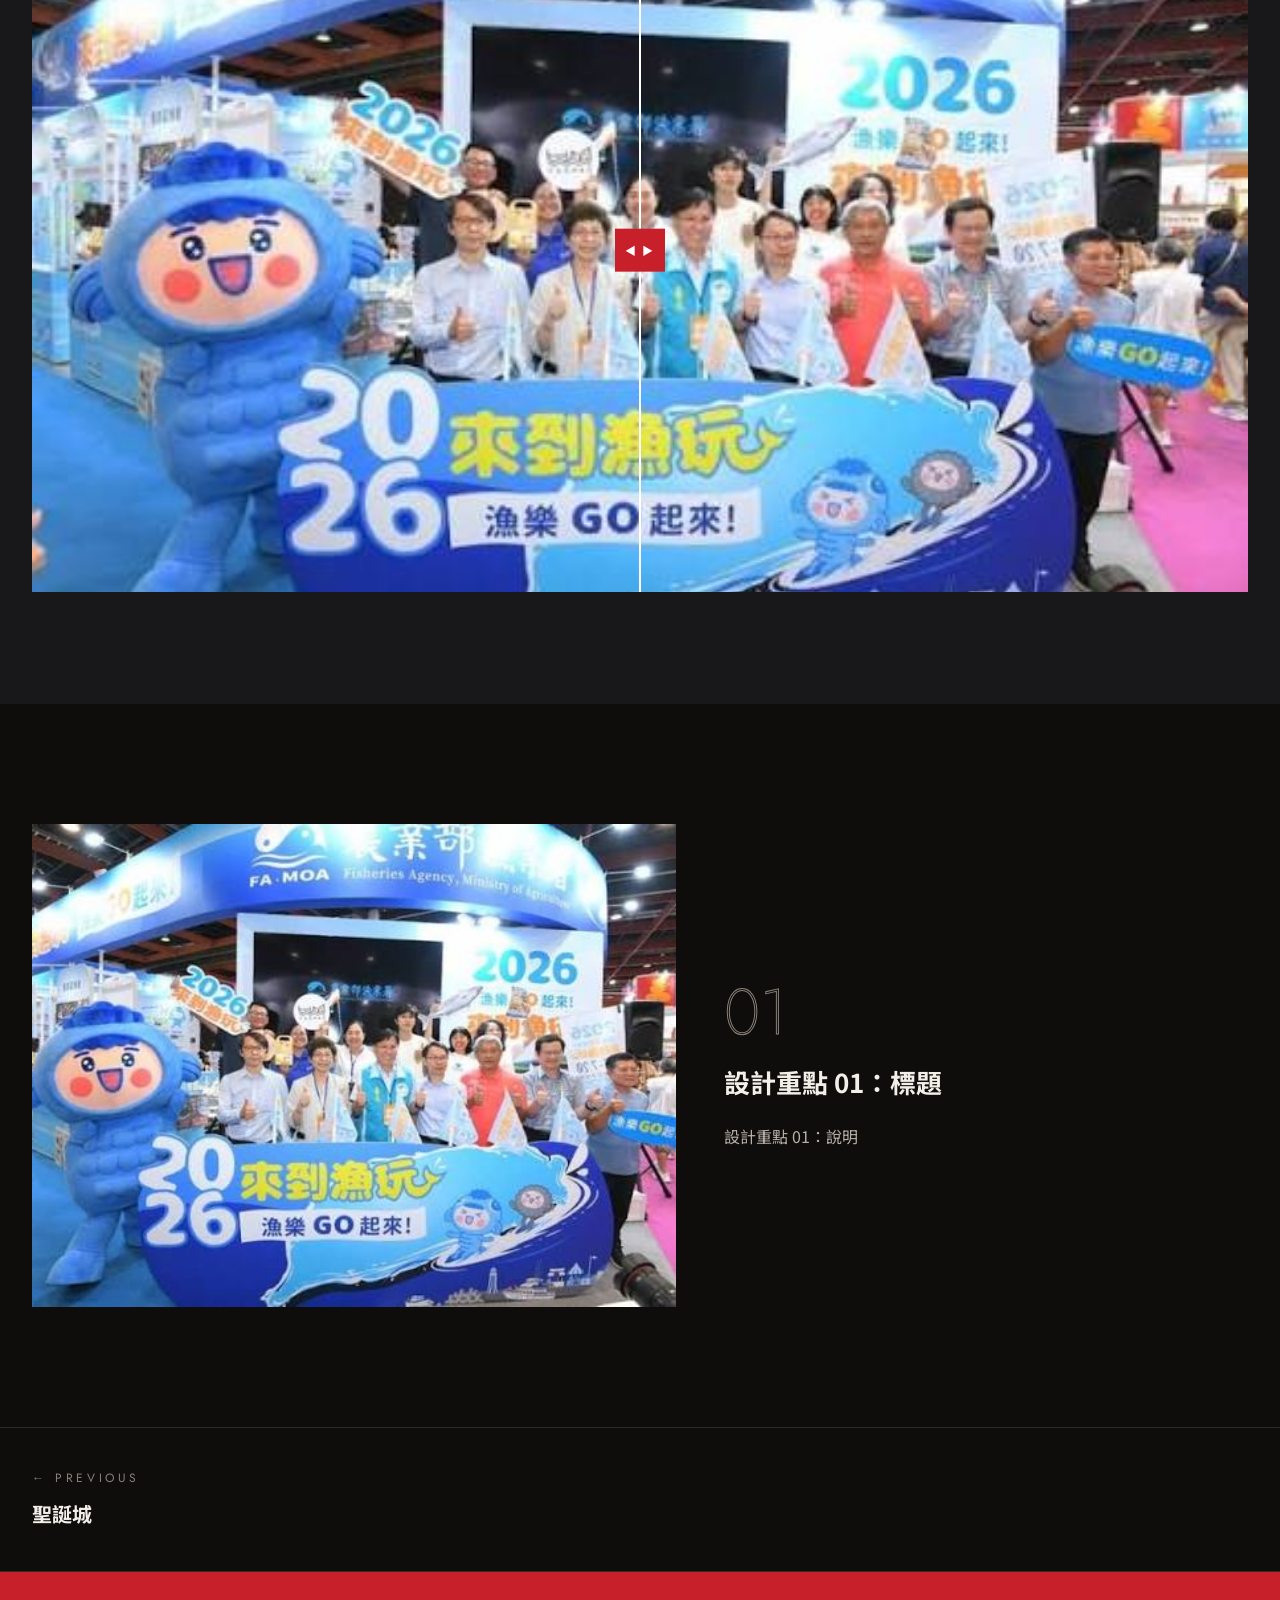
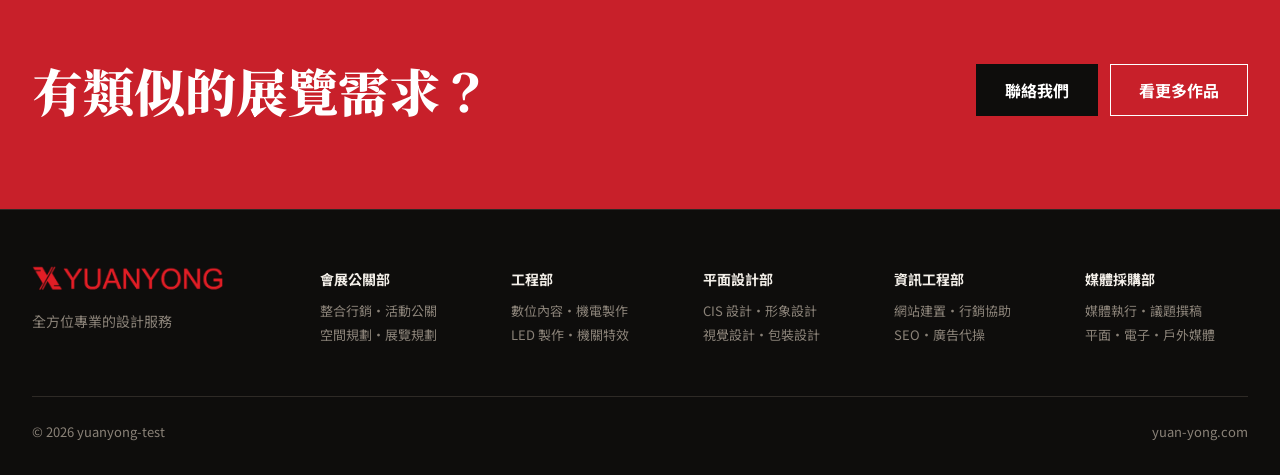
<file: works/海大/index.html>
<!doctype html>
<html lang="zh-TW">
<head>
<meta name="robots" content="noindex, nofollow">
<meta charset="UTF-8">
<meta name="viewport" content="width=device-width, initial-scale=1, viewport-fit=cover">
<title>海大 &#8211; yuanyong-test</title>
<link rel='dns-prefetch' href='//fonts.googleapis.com' />
<link href='https://fonts.gstatic.com' crossorigin rel='preconnect' />
<style id="wp-img-auto-sizes-contain-inline-css">
img:is([sizes=auto i],[sizes^="auto," i]){contain-intrinsic-size:3000px 1500px}
/*# sourceURL=wp-img-auto-sizes-contain-inline-css */
</style>
<style id="wp-block-library-inline-css">
:root{--wp-block-synced-color:#7a00df;--wp-block-synced-color--rgb:122,0,223;--wp-bound-block-color:var(--wp-block-synced-color);--wp-editor-canvas-background:#ddd;--wp-admin-theme-color:#007cba;--wp-admin-theme-color--rgb:0,124,186;--wp-admin-theme-color-darker-10:#006ba1;--wp-admin-theme-color-darker-10--rgb:0,107,160.5;--wp-admin-theme-color-darker-20:#005a87;--wp-admin-theme-color-darker-20--rgb:0,90,135;--wp-admin-border-width-focus:2px}@media (min-resolution:192dpi){:root{--wp-admin-border-width-focus:1.5px}}.wp-element-button{cursor:pointer}:root .has-very-light-gray-background-color{background-color:#eee}:root .has-very-dark-gray-background-color{background-color:#313131}:root .has-very-light-gray-color{color:#eee}:root .has-very-dark-gray-color{color:#313131}:root .has-vivid-green-cyan-to-vivid-cyan-blue-gradient-background{background:linear-gradient(135deg,#00d084,#0693e3)}:root .has-purple-crush-gradient-background{background:linear-gradient(135deg,#34e2e4,#4721fb 50%,#ab1dfe)}:root .has-hazy-dawn-gradient-background{background:linear-gradient(135deg,#faaca8,#dad0ec)}:root .has-subdued-olive-gradient-background{background:linear-gradient(135deg,#fafae1,#67a671)}:root .has-atomic-cream-gradient-background{background:linear-gradient(135deg,#fdd79a,#004a59)}:root .has-nightshade-gradient-background{background:linear-gradient(135deg,#330968,#31cdcf)}:root .has-midnight-gradient-background{background:linear-gradient(135deg,#020381,#2874fc)}:root{--wp--preset--font-size--normal:16px;--wp--preset--font-size--huge:42px}.has-regular-font-size{font-size:1em}.has-larger-font-size{font-size:2.625em}.has-normal-font-size{font-size:var(--wp--preset--font-size--normal)}.has-huge-font-size{font-size:var(--wp--preset--font-size--huge)}:root .has-text-align-center{text-align:center}:root .has-text-align-left{text-align:left}:root .has-text-align-right{text-align:right}.has-fit-text{white-space:nowrap!important}#end-resizable-editor-section{display:none}.aligncenter{clear:both}.items-justified-left{justify-content:flex-start}.items-justified-center{justify-content:center}.items-justified-right{justify-content:flex-end}.items-justified-space-between{justify-content:space-between}.screen-reader-text{word-wrap:normal!important;border:0;clip-path:inset(50%);height:1px;margin:-1px;overflow:hidden;padding:0;position:absolute;width:1px;word-break:normal!important}.screen-reader-text:focus{background-color:#ddd;clip-path:none;color:#444;display:block;font-size:1em;height:auto;left:5px;line-height:normal;padding:15px 23px 14px;text-decoration:none;top:5px;width:auto;z-index:100000}html :where(.has-border-color){border-style:solid}html :where([style^=border-color],[style*=";border-color"],[style*="; border-color"]){border-style:solid}html :where([style^=border-top-color],[style*=";border-top-color"],[style*="; border-top-color"]){border-top-style:solid}html :where([style^=border-right-color],[style*=";border-right-color"],[style*="; border-right-color"]){border-right-style:solid}html :where([style^=border-bottom-color],[style*=";border-bottom-color"],[style*="; border-bottom-color"]){border-bottom-style:solid}html :where([style^=border-left-color],[style*=";border-left-color"],[style*="; border-left-color"]){border-left-style:solid}html :where([style^=border-width],[style*=";border-width"],[style*="; border-width"]){border-style:solid}html :where([style^=border-top-width],[style*=";border-top-width"],[style*="; border-top-width"]){border-top-style:solid}html :where([style^=border-right-width],[style*=";border-right-width"],[style*="; border-right-width"]){border-right-style:solid}html :where([style^=border-bottom-width],[style*=";border-bottom-width"],[style*="; border-bottom-width"]){border-bottom-style:solid}html :where([style^=border-left-width],[style*=";border-left-width"],[style*="; border-left-width"]){border-left-style:solid}html :where(img[class*=wp-image-]){height:auto;max-width:100%}:where(figure){margin:0 0 1em}html :where(.is-position-sticky){--wp-admin--admin-bar--position-offset:var(--wp-admin--admin-bar--height,0px)}@media screen and (max-width:600px){html :where(.is-position-sticky){--wp-admin--admin-bar--position-offset:0px}}

/*# sourceURL=/wp-includes/css/dist/block-library/common.min.css */
</style>
<style id="classic-theme-styles-inline-css">
/*! This file is auto-generated */
.wp-block-button__link{color:#fff;background-color:#32373c;border-radius:9999px;box-shadow:none;text-decoration:none;padding:calc(.667em + 2px) calc(1.333em + 2px);font-size:1.125em}.wp-block-file__button{background:#32373c;color:#fff;text-decoration:none}
/*# sourceURL=/wp-includes/css/classic-themes.min.css */
</style>

<style id="global-styles-inline-css">
:root{--wp--preset--aspect-ratio--square: 1;--wp--preset--aspect-ratio--4-3: 4/3;--wp--preset--aspect-ratio--3-4: 3/4;--wp--preset--aspect-ratio--3-2: 3/2;--wp--preset--aspect-ratio--2-3: 2/3;--wp--preset--aspect-ratio--16-9: 16/9;--wp--preset--aspect-ratio--9-16: 9/16;--wp--preset--color--black: #000000;--wp--preset--color--cyan-bluish-gray: #abb8c3;--wp--preset--color--white: #ffffff;--wp--preset--color--pale-pink: #f78da7;--wp--preset--color--vivid-red: #cf2e2e;--wp--preset--color--luminous-vivid-orange: #ff6900;--wp--preset--color--luminous-vivid-amber: #fcb900;--wp--preset--color--light-green-cyan: #7bdcb5;--wp--preset--color--vivid-green-cyan: #00d084;--wp--preset--color--pale-cyan-blue: #8ed1fc;--wp--preset--color--vivid-cyan-blue: #0693e3;--wp--preset--color--vivid-purple: #9b51e0;--wp--preset--gradient--vivid-cyan-blue-to-vivid-purple: linear-gradient(135deg,rgb(6,147,227) 0%,rgb(155,81,224) 100%);--wp--preset--gradient--light-green-cyan-to-vivid-green-cyan: linear-gradient(135deg,rgb(122,220,180) 0%,rgb(0,208,130) 100%);--wp--preset--gradient--luminous-vivid-amber-to-luminous-vivid-orange: linear-gradient(135deg,rgb(252,185,0) 0%,rgb(255,105,0) 100%);--wp--preset--gradient--luminous-vivid-orange-to-vivid-red: linear-gradient(135deg,rgb(255,105,0) 0%,rgb(207,46,46) 100%);--wp--preset--gradient--very-light-gray-to-cyan-bluish-gray: linear-gradient(135deg,rgb(238,238,238) 0%,rgb(169,184,195) 100%);--wp--preset--gradient--cool-to-warm-spectrum: linear-gradient(135deg,rgb(74,234,220) 0%,rgb(151,120,209) 20%,rgb(207,42,186) 40%,rgb(238,44,130) 60%,rgb(251,105,98) 80%,rgb(254,248,76) 100%);--wp--preset--gradient--blush-light-purple: linear-gradient(135deg,rgb(255,206,236) 0%,rgb(152,150,240) 100%);--wp--preset--gradient--blush-bordeaux: linear-gradient(135deg,rgb(254,205,165) 0%,rgb(254,45,45) 50%,rgb(107,0,62) 100%);--wp--preset--gradient--luminous-dusk: linear-gradient(135deg,rgb(255,203,112) 0%,rgb(199,81,192) 50%,rgb(65,88,208) 100%);--wp--preset--gradient--pale-ocean: linear-gradient(135deg,rgb(255,245,203) 0%,rgb(182,227,212) 50%,rgb(51,167,181) 100%);--wp--preset--gradient--electric-grass: linear-gradient(135deg,rgb(202,248,128) 0%,rgb(113,206,126) 100%);--wp--preset--gradient--midnight: linear-gradient(135deg,rgb(2,3,129) 0%,rgb(40,116,252) 100%);--wp--preset--font-size--small: 13px;--wp--preset--font-size--medium: 20px;--wp--preset--font-size--large: 36px;--wp--preset--font-size--x-large: 42px;--wp--preset--spacing--20: 0.44rem;--wp--preset--spacing--30: 0.67rem;--wp--preset--spacing--40: 1rem;--wp--preset--spacing--50: 1.5rem;--wp--preset--spacing--60: 2.25rem;--wp--preset--spacing--70: 3.38rem;--wp--preset--spacing--80: 5.06rem;--wp--preset--shadow--natural: 6px 6px 9px rgba(0, 0, 0, 0.2);--wp--preset--shadow--deep: 12px 12px 50px rgba(0, 0, 0, 0.4);--wp--preset--shadow--sharp: 6px 6px 0px rgba(0, 0, 0, 0.2);--wp--preset--shadow--outlined: 6px 6px 0px -3px rgb(255, 255, 255), 6px 6px rgb(0, 0, 0);--wp--preset--shadow--crisp: 6px 6px 0px rgb(0, 0, 0);}.wp-block-button{--wp--preset--dimension--25: 25%;--wp--preset--dimension--50: 50%;--wp--preset--dimension--75: 75%;--wp--preset--dimension--100: 100%;}:where(body) { margin: 0; }:where(.is-layout-flex){gap: 0.5em;}:where(.is-layout-grid){gap: 0.5em;}body .is-layout-flex{display: flex;}.is-layout-flex{flex-wrap: wrap;align-items: center;}.is-layout-flex > :is(*, div){margin: 0;}body .is-layout-grid{display: grid;}.is-layout-grid > :is(*, div){margin: 0;}body{padding-top: 0px;padding-right: 0px;padding-bottom: 0px;padding-left: 0px;}:root :where(.wp-element-button, .wp-block-button__link){background-color: #32373c;border-width: 0;color: #fff;font-family: inherit;font-size: inherit;font-style: inherit;font-weight: inherit;letter-spacing: inherit;line-height: inherit;padding-top: calc(0.667em + 2px);padding-right: calc(1.333em + 2px);padding-bottom: calc(0.667em + 2px);padding-left: calc(1.333em + 2px);text-decoration: none;text-transform: inherit;}.has-black-color{color: var(--wp--preset--color--black) !important;}.has-cyan-bluish-gray-color{color: var(--wp--preset--color--cyan-bluish-gray) !important;}.has-white-color{color: var(--wp--preset--color--white) !important;}.has-pale-pink-color{color: var(--wp--preset--color--pale-pink) !important;}.has-vivid-red-color{color: var(--wp--preset--color--vivid-red) !important;}.has-luminous-vivid-orange-color{color: var(--wp--preset--color--luminous-vivid-orange) !important;}.has-luminous-vivid-amber-color{color: var(--wp--preset--color--luminous-vivid-amber) !important;}.has-light-green-cyan-color{color: var(--wp--preset--color--light-green-cyan) !important;}.has-vivid-green-cyan-color{color: var(--wp--preset--color--vivid-green-cyan) !important;}.has-pale-cyan-blue-color{color: var(--wp--preset--color--pale-cyan-blue) !important;}.has-vivid-cyan-blue-color{color: var(--wp--preset--color--vivid-cyan-blue) !important;}.has-vivid-purple-color{color: var(--wp--preset--color--vivid-purple) !important;}.has-black-background-color{background-color: var(--wp--preset--color--black) !important;}.has-cyan-bluish-gray-background-color{background-color: var(--wp--preset--color--cyan-bluish-gray) !important;}.has-white-background-color{background-color: var(--wp--preset--color--white) !important;}.has-pale-pink-background-color{background-color: var(--wp--preset--color--pale-pink) !important;}.has-vivid-red-background-color{background-color: var(--wp--preset--color--vivid-red) !important;}.has-luminous-vivid-orange-background-color{background-color: var(--wp--preset--color--luminous-vivid-orange) !important;}.has-luminous-vivid-amber-background-color{background-color: var(--wp--preset--color--luminous-vivid-amber) !important;}.has-light-green-cyan-background-color{background-color: var(--wp--preset--color--light-green-cyan) !important;}.has-vivid-green-cyan-background-color{background-color: var(--wp--preset--color--vivid-green-cyan) !important;}.has-pale-cyan-blue-background-color{background-color: var(--wp--preset--color--pale-cyan-blue) !important;}.has-vivid-cyan-blue-background-color{background-color: var(--wp--preset--color--vivid-cyan-blue) !important;}.has-vivid-purple-background-color{background-color: var(--wp--preset--color--vivid-purple) !important;}.has-black-border-color{border-color: var(--wp--preset--color--black) !important;}.has-cyan-bluish-gray-border-color{border-color: var(--wp--preset--color--cyan-bluish-gray) !important;}.has-white-border-color{border-color: var(--wp--preset--color--white) !important;}.has-pale-pink-border-color{border-color: var(--wp--preset--color--pale-pink) !important;}.has-vivid-red-border-color{border-color: var(--wp--preset--color--vivid-red) !important;}.has-luminous-vivid-orange-border-color{border-color: var(--wp--preset--color--luminous-vivid-orange) !important;}.has-luminous-vivid-amber-border-color{border-color: var(--wp--preset--color--luminous-vivid-amber) !important;}.has-light-green-cyan-border-color{border-color: var(--wp--preset--color--light-green-cyan) !important;}.has-vivid-green-cyan-border-color{border-color: var(--wp--preset--color--vivid-green-cyan) !important;}.has-pale-cyan-blue-border-color{border-color: var(--wp--preset--color--pale-cyan-blue) !important;}.has-vivid-cyan-blue-border-color{border-color: var(--wp--preset--color--vivid-cyan-blue) !important;}.has-vivid-purple-border-color{border-color: var(--wp--preset--color--vivid-purple) !important;}.has-vivid-cyan-blue-to-vivid-purple-gradient-background{background: var(--wp--preset--gradient--vivid-cyan-blue-to-vivid-purple) !important;}.has-light-green-cyan-to-vivid-green-cyan-gradient-background{background: var(--wp--preset--gradient--light-green-cyan-to-vivid-green-cyan) !important;}.has-luminous-vivid-amber-to-luminous-vivid-orange-gradient-background{background: var(--wp--preset--gradient--luminous-vivid-amber-to-luminous-vivid-orange) !important;}.has-luminous-vivid-orange-to-vivid-red-gradient-background{background: var(--wp--preset--gradient--luminous-vivid-orange-to-vivid-red) !important;}.has-very-light-gray-to-cyan-bluish-gray-gradient-background{background: var(--wp--preset--gradient--very-light-gray-to-cyan-bluish-gray) !important;}.has-cool-to-warm-spectrum-gradient-background{background: var(--wp--preset--gradient--cool-to-warm-spectrum) !important;}.has-blush-light-purple-gradient-background{background: var(--wp--preset--gradient--blush-light-purple) !important;}.has-blush-bordeaux-gradient-background{background: var(--wp--preset--gradient--blush-bordeaux) !important;}.has-luminous-dusk-gradient-background{background: var(--wp--preset--gradient--luminous-dusk) !important;}.has-pale-ocean-gradient-background{background: var(--wp--preset--gradient--pale-ocean) !important;}.has-electric-grass-gradient-background{background: var(--wp--preset--gradient--electric-grass) !important;}.has-midnight-gradient-background{background: var(--wp--preset--gradient--midnight) !important;}.has-small-font-size{font-size: var(--wp--preset--font-size--small) !important;}.has-medium-font-size{font-size: var(--wp--preset--font-size--medium) !important;}.has-large-font-size{font-size: var(--wp--preset--font-size--large) !important;}.has-x-large-font-size{font-size: var(--wp--preset--font-size--x-large) !important;}
/*# sourceURL=global-styles-inline-css */
</style>

<link rel='stylesheet' id='yy-fonts-css' href='https://fonts.googleapis.com/css2?family=Noto+Sans+TC:wght@400;500;700&#038;family=Noto+Serif+TC:wght@600;900&#038;family=Jost:wght@200;300;400;500&#038;display=swap' media='all' />
<link rel='stylesheet' id='yy-main-css' href='../../wp-content/themes/yuanyong/assets/css/main.css' media='all' />
<link rel="canonical" href="./" />
</head>
<body class="wp-singular work-template-default single single-work postid-25 wp-theme-yuanyong">

<header class="site-header is-solid" data-solid>
	<div class="wrap">
		<a class="logo" href="../../" aria-label="yuanyong-test 首頁"><img src="../../wp-content/themes/yuanyong/assets/img/logo-red.png" alt="yuanyong-test" style="height:32px;width:auto"></a>
		<button class="menu-btn" type="button" aria-expanded="false" aria-controls="site-nav" aria-label="開啟選單">
			<svg viewBox="0 0 24 24" fill="none" stroke="currentColor" stroke-width="1.5" aria-hidden="true"><path d="M3 7h18M3 12h18M3 17h18"></path></svg>
		</button>
		<nav class="nav" id="site-nav" aria-label="主選單">
			<a href="../../#about">關於元墉</a>
			<a href="../../#featured">精選作品</a>			<a href="../../#process">服務流程</a>
			<a href="../../#service">服務項目</a>
			<a href="../" class="is-current" aria-current="page">作品集</a>
			<a class="btn btn-red" href="../../#contact">聯絡我們</a>
		</nav>
	</div>
</header>

	<main>
		<div class="wrap crumbs">
			<ol aria-label="目前位置">
				<li><a href="../">作品集</a></li>
				<li><a href="../../work-category/space/">商業空間</a></li>				<li aria-current="page">海大</li>
			</ol>
			<a href="../">← 返回作品集</a>
		</div>

		<section class="p-hero">
			<div class="media"><img width="547" height="365" src="../../wp-content/uploads/2026/10/images.jpg" class="attachment-yy-hero size-yy-hero" alt="" loading="lazy" decoding="async" srcset="../../wp-content/uploads/2026/10/images.jpg 547w, ../../wp-content/uploads/2026/10/images-300x200.jpg 300w" sizes="auto, (max-width: 547px) 100vw, 547px" /></div>			<div class="fade" aria-hidden="true"></div>
			<div class="wrap">
				<p class="eyebrow">EXHIBITION DESIGN</p>				<h1>海大</h1>
				<p class="sub">海大伴手禮展</p>			</div>
		</section>

		<div class="wrap">
							<dl class="facts">
											<div><dt>CLIENT</dt><dd>海大</dd></div>
											<div><dt>VENUE</dt><dd>世貿</dd></div>
											<div><dt>SIZE</dt><dd>8格</dd></div>
											<div><dt>DATE</dt><dd>2070/9/30</dd></div>
											<div><dt>SERVICES</dt><dd>木作+組合</dd></div>
									</dl>
			
							<section class="overview" aria-labelledby="ov-title">
					<div>
						<p class="eyebrow">OVERVIEW</p>
						<h2 class="h-serif" id="ov-title">專案概述</h2>
					</div>
					<div class="text"><p>賣魚ˊˊˊˊˊˊˊˊˊˊˊˊˊˊˊˊˊˊˊˊˊˊˊˊˊˊˊˊˊˊˊˊ魚</p>
</div>
				</section>
			
							<div class="media img-wide"><img width="547" height="365" src="../../wp-content/uploads/2026/10/images.jpg" class="attachment-yy-hero size-yy-hero" alt="" loading="lazy" decoding="async" srcset="../../wp-content/uploads/2026/10/images.jpg 547w, ../../wp-content/uploads/2026/10/images-300x200.jpg 300w" sizes="auto, (max-width: 547px) 100vw, 547px" /></div>										<div class="img-pair">
											<div class="media"><img width="547" height="365" src="../../wp-content/uploads/2026/10/images.jpg" class="attachment-large size-large" alt="" loading="lazy" decoding="async" srcset="../../wp-content/uploads/2026/10/images.jpg 547w, ../../wp-content/uploads/2026/10/images-300x200.jpg 300w" sizes="auto, (max-width: 547px) 100vw, 547px" /></div>									</div>
					</div>

					<section class="compare-sec" aria-labelledby="cmp-title">
				<div class="wrap">
					<div class="sec-head">
						<div>
							<p class="eyebrow">FROM 3D TO REALITY</p>
							<h2 class="h-serif" id="cmp-title">3D 模擬與完工對照</h2>
						</div>
						<p class="lede">左右拖曳中間的把手，比較同一角度的 3D 模擬圖與完工實景。</p>
					</div>
					<div class="compare">
						<div class="media cool bottom"><img width="547" height="365" src="../../wp-content/uploads/2026/10/images.jpg" class="attachment-yy-hero size-yy-hero" alt="" loading="lazy" decoding="async" srcset="../../wp-content/uploads/2026/10/images.jpg 547w, ../../wp-content/uploads/2026/10/images-300x200.jpg 300w" sizes="auto, (max-width: 547px) 100vw, 547px" /></div>						<div class="media top"><img width="547" height="365" src="../../wp-content/uploads/2026/10/images.jpg" class="attachment-yy-hero size-yy-hero" alt="" loading="lazy" decoding="async" srcset="../../wp-content/uploads/2026/10/images.jpg 547w, ../../wp-content/uploads/2026/10/images-300x200.jpg 300w" sizes="auto, (max-width: 547px) 100vw, 547px" /></div>						<span class="lbl l">3D RENDERING</span>
						<span class="lbl r">COMPLETED</span>
						<div class="handle" aria-hidden="true"></div>
						<input type="range" id="compare-range" min="0" max="100" value="50" aria-label="調整 3D 模擬與完工實景的比例">
					</div>
				</div>
			</section>
		
		<div class="wrap">
							<section class="points" aria-label="設計重點">
											<div class="point">
							<div class="media warm"><img width="547" height="365" src="../../wp-content/uploads/2026/10/images.jpg" class="attachment-large size-large" alt="" loading="lazy" decoding="async" srcset="../../wp-content/uploads/2026/10/images.jpg 547w, ../../wp-content/uploads/2026/10/images-300x200.jpg 300w" sizes="auto, (max-width: 547px) 100vw, 547px" /></div>							<div class="txt">
								<span class="n" aria-hidden="true">01</span>
								<h3>設計重點 01：標題</h3>								<p>設計重點 01：說明</p>							</div>
						</div>
									</section>
			
					</div>

					<nav class="pager" aria-label="其他作品">
				<div class="wrap">
											<a href="../%E8%81%96%E8%AA%95%E5%9F%8E/"><small>← PREVIOUS</small><b>聖誕城</b></a>
														</div>
			</nav>
		
		<section class="cta">
			<div class="wrap">
				<h2>有類似的展覽需求？</h2>
				<div class="btn-row">
					<a class="btn btn-ink" href="../../#contact">聯絡我們</a>
					<a class="btn btn-white-line" href="../">看更多作品</a>
				</div>
			</div>
		</section>
	</main>

	<footer class="site-footer">
	<div class="wrap">
		<div class="foot-top">
			<div class="foot-brand">
				<img src="../../wp-content/themes/yuanyong/assets/img/logo-red.png" alt="yuanyong-test" style="height:28px;width:auto">				<span>全方位專業的設計服務</span>
			</div>
			<div class="depts">
															<div><b>會展公關部</b><span>整合行銷・活動公關<br>
空間規劃・展覽規劃</span></div>
																				<div><b>工程部</b><span>數位內容・機電製作<br>
LED 製作・機關特效</span></div>
																				<div><b>平面設計部</b><span>CIS 設計・形象設計<br>
視覺設計・包裝設計</span></div>
																				<div><b>資訊工程部</b><span>網站建置・行銷協助<br>
SEO・廣告代操</span></div>
																				<div><b>媒體採購部</b><span>媒體執行・議題撰稿<br>
平面・電子・戶外媒體</span></div>
												</div>
		</div>
		<div class="foot-bottom">
			<span>© 2026 yuanyong-test</span>
			<a href="../../">yuan-yong.com</a>
		</div>
	</div>
</footer>

<script type="speculationrules">
{"prefetch":[{"source":"document","where":{"and":[{"href_matches":"/*"},{"not":{"href_matches":["/wp-*.php","/wp-admin/*","/wp-content/uploads/*","/wp-content/*","/wp-content/plugins/*","/wp-content/themes/yuanyong/*","/*\\?(.+)"]}},{"not":{"selector_matches":"a[rel~=\"nofollow\"]"}},{"not":{"selector_matches":".no-prefetch, .no-prefetch a"}}]},"eagerness":"conservative"}]}
</script>
<script id="yy-main-js" src="../../wp-content/themes/yuanyong/assets/js/main.js"></script>
</body>
</html>
</file>
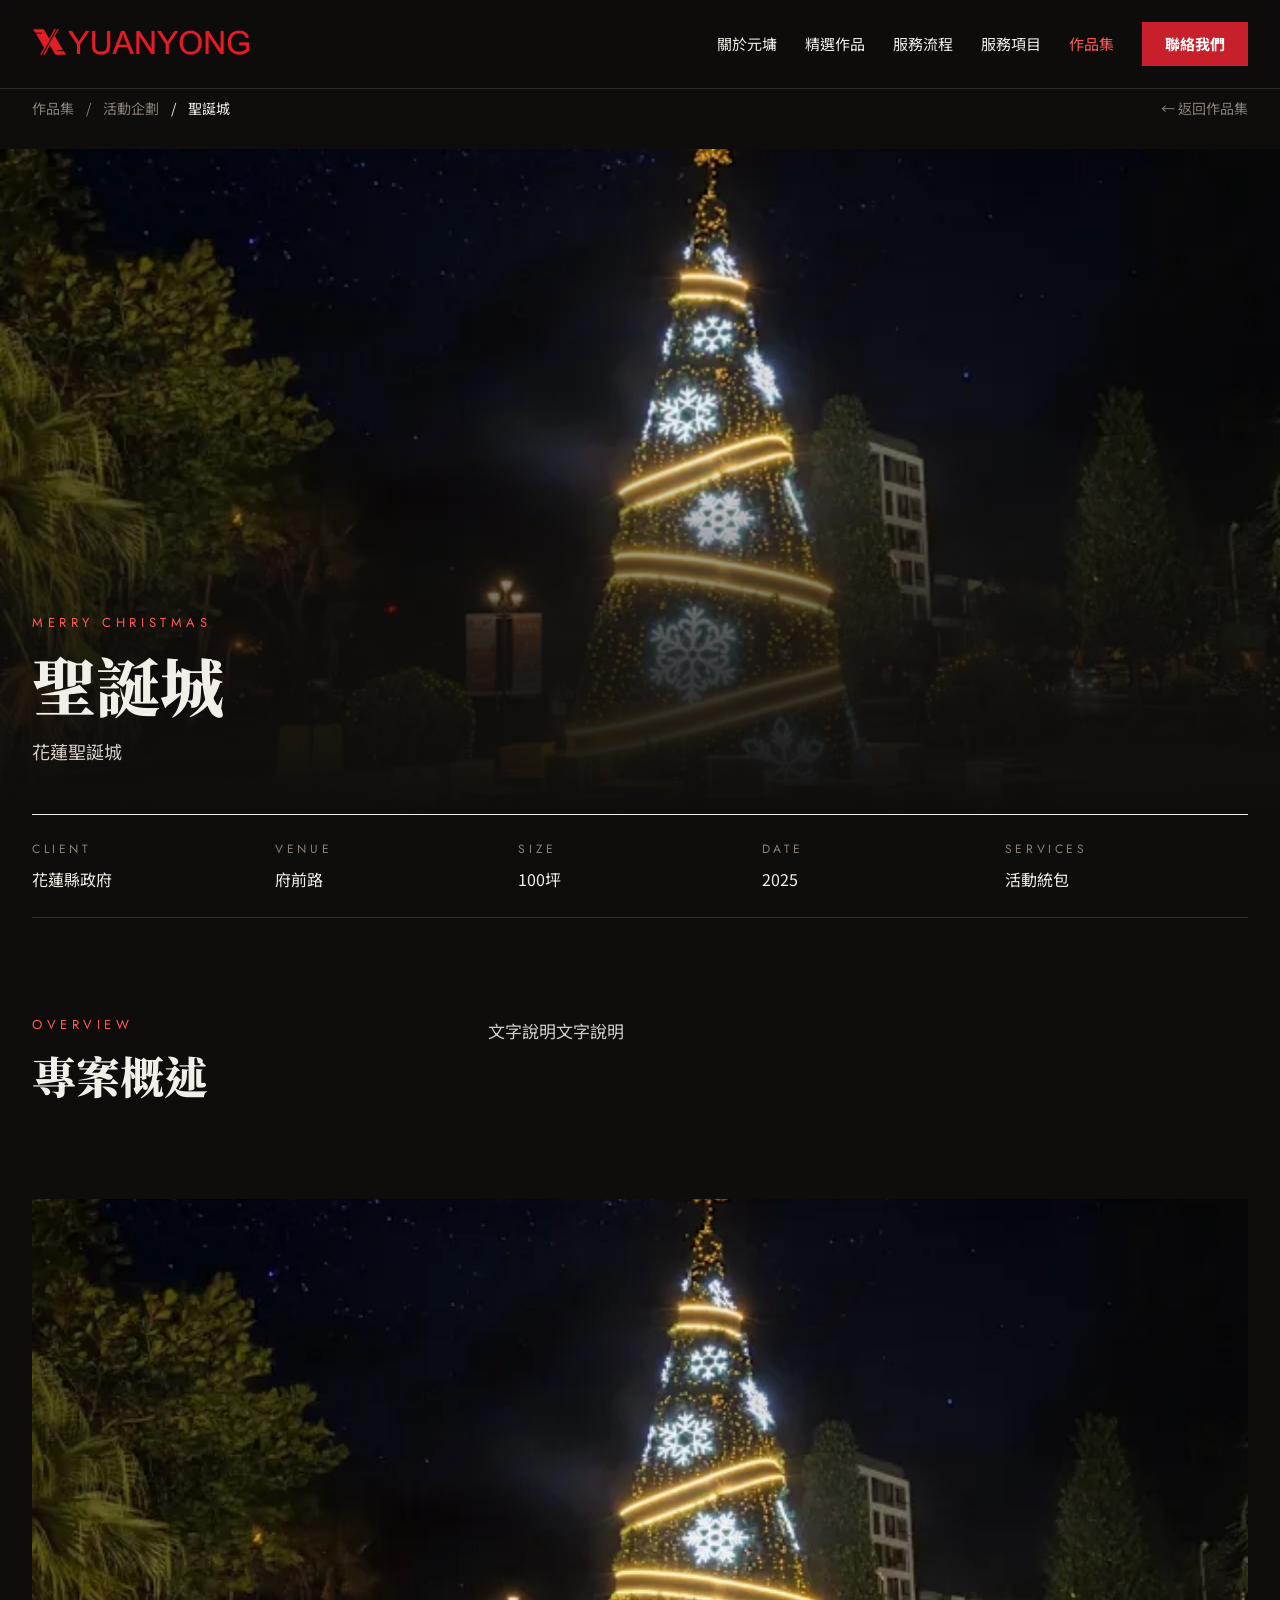
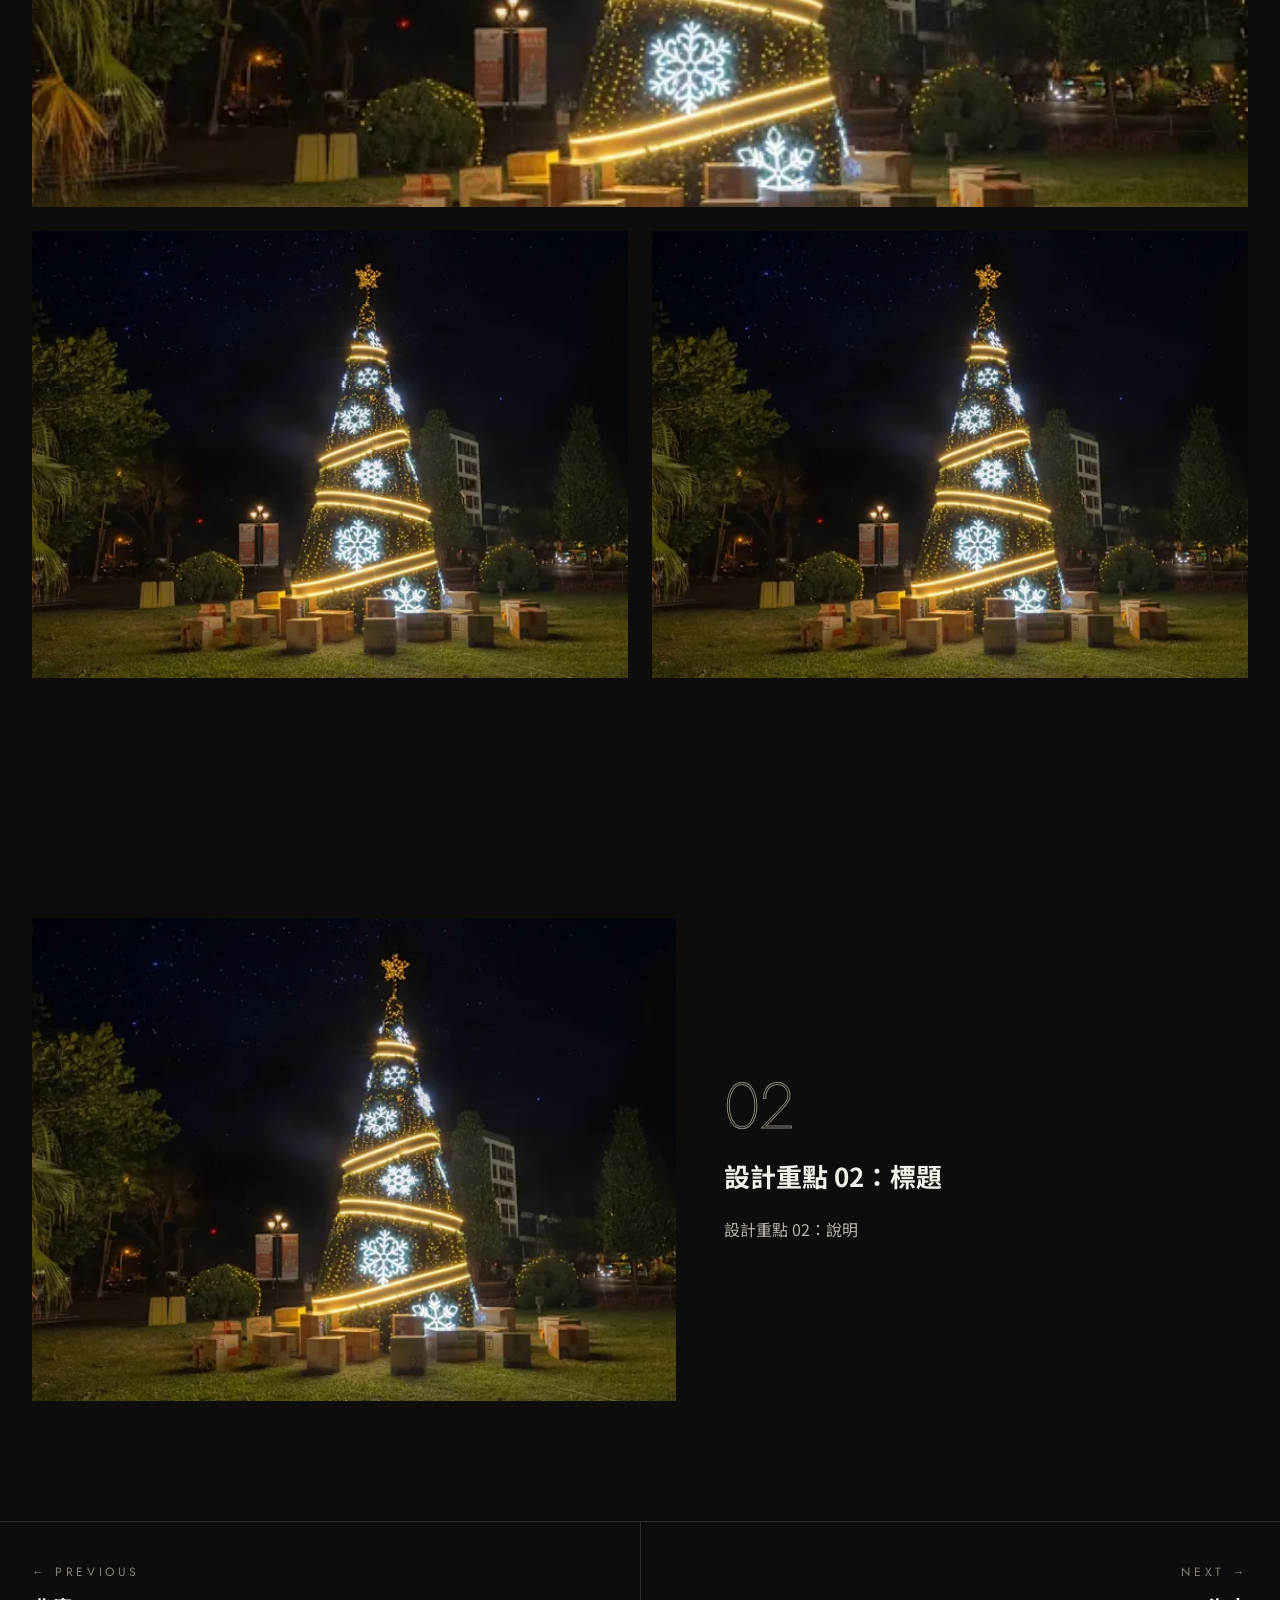
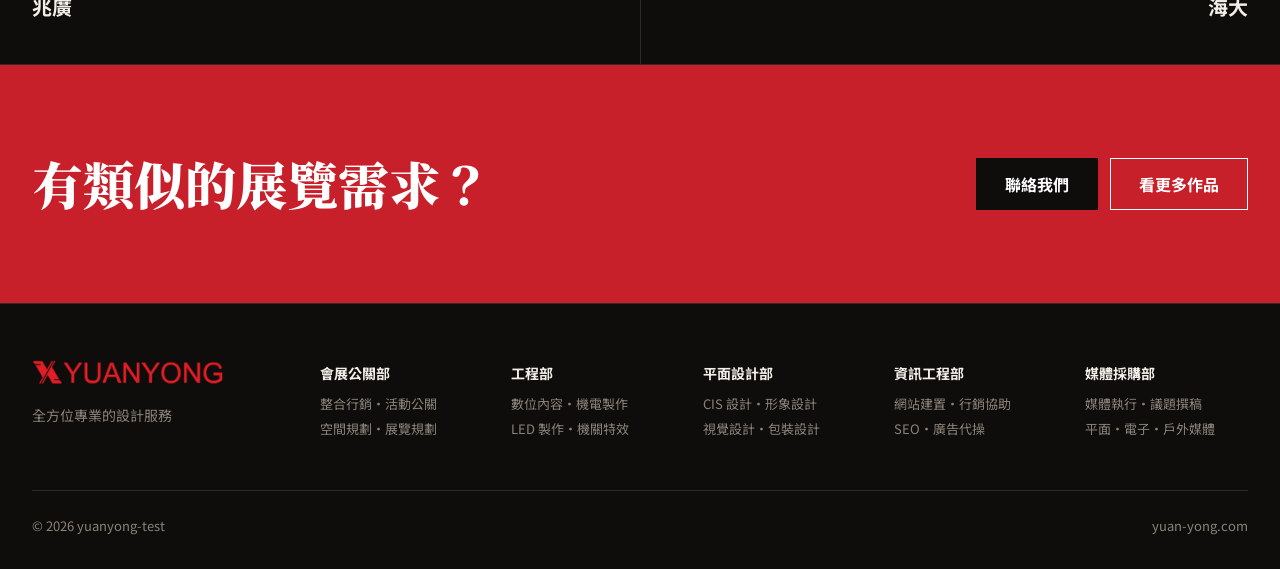
<file: works/聖誕城/index.html>
<!doctype html>
<html lang="zh-TW">
<head>
<meta name="robots" content="noindex, nofollow">
<meta charset="UTF-8">
<meta name="viewport" content="width=device-width, initial-scale=1, viewport-fit=cover">
<title>聖誕城 &#8211; yuanyong-test</title>
<link rel='dns-prefetch' href='//fonts.googleapis.com' />
<link href='https://fonts.gstatic.com' crossorigin rel='preconnect' />
<style id="wp-img-auto-sizes-contain-inline-css">
img:is([sizes=auto i],[sizes^="auto," i]){contain-intrinsic-size:3000px 1500px}
/*# sourceURL=wp-img-auto-sizes-contain-inline-css */
</style>
<style id="wp-block-library-inline-css">
:root{--wp-block-synced-color:#7a00df;--wp-block-synced-color--rgb:122,0,223;--wp-bound-block-color:var(--wp-block-synced-color);--wp-editor-canvas-background:#ddd;--wp-admin-theme-color:#007cba;--wp-admin-theme-color--rgb:0,124,186;--wp-admin-theme-color-darker-10:#006ba1;--wp-admin-theme-color-darker-10--rgb:0,107,160.5;--wp-admin-theme-color-darker-20:#005a87;--wp-admin-theme-color-darker-20--rgb:0,90,135;--wp-admin-border-width-focus:2px}@media (min-resolution:192dpi){:root{--wp-admin-border-width-focus:1.5px}}.wp-element-button{cursor:pointer}:root .has-very-light-gray-background-color{background-color:#eee}:root .has-very-dark-gray-background-color{background-color:#313131}:root .has-very-light-gray-color{color:#eee}:root .has-very-dark-gray-color{color:#313131}:root .has-vivid-green-cyan-to-vivid-cyan-blue-gradient-background{background:linear-gradient(135deg,#00d084,#0693e3)}:root .has-purple-crush-gradient-background{background:linear-gradient(135deg,#34e2e4,#4721fb 50%,#ab1dfe)}:root .has-hazy-dawn-gradient-background{background:linear-gradient(135deg,#faaca8,#dad0ec)}:root .has-subdued-olive-gradient-background{background:linear-gradient(135deg,#fafae1,#67a671)}:root .has-atomic-cream-gradient-background{background:linear-gradient(135deg,#fdd79a,#004a59)}:root .has-nightshade-gradient-background{background:linear-gradient(135deg,#330968,#31cdcf)}:root .has-midnight-gradient-background{background:linear-gradient(135deg,#020381,#2874fc)}:root{--wp--preset--font-size--normal:16px;--wp--preset--font-size--huge:42px}.has-regular-font-size{font-size:1em}.has-larger-font-size{font-size:2.625em}.has-normal-font-size{font-size:var(--wp--preset--font-size--normal)}.has-huge-font-size{font-size:var(--wp--preset--font-size--huge)}:root .has-text-align-center{text-align:center}:root .has-text-align-left{text-align:left}:root .has-text-align-right{text-align:right}.has-fit-text{white-space:nowrap!important}#end-resizable-editor-section{display:none}.aligncenter{clear:both}.items-justified-left{justify-content:flex-start}.items-justified-center{justify-content:center}.items-justified-right{justify-content:flex-end}.items-justified-space-between{justify-content:space-between}.screen-reader-text{word-wrap:normal!important;border:0;clip-path:inset(50%);height:1px;margin:-1px;overflow:hidden;padding:0;position:absolute;width:1px;word-break:normal!important}.screen-reader-text:focus{background-color:#ddd;clip-path:none;color:#444;display:block;font-size:1em;height:auto;left:5px;line-height:normal;padding:15px 23px 14px;text-decoration:none;top:5px;width:auto;z-index:100000}html :where(.has-border-color){border-style:solid}html :where([style^=border-color],[style*=";border-color"],[style*="; border-color"]){border-style:solid}html :where([style^=border-top-color],[style*=";border-top-color"],[style*="; border-top-color"]){border-top-style:solid}html :where([style^=border-right-color],[style*=";border-right-color"],[style*="; border-right-color"]){border-right-style:solid}html :where([style^=border-bottom-color],[style*=";border-bottom-color"],[style*="; border-bottom-color"]){border-bottom-style:solid}html :where([style^=border-left-color],[style*=";border-left-color"],[style*="; border-left-color"]){border-left-style:solid}html :where([style^=border-width],[style*=";border-width"],[style*="; border-width"]){border-style:solid}html :where([style^=border-top-width],[style*=";border-top-width"],[style*="; border-top-width"]){border-top-style:solid}html :where([style^=border-right-width],[style*=";border-right-width"],[style*="; border-right-width"]){border-right-style:solid}html :where([style^=border-bottom-width],[style*=";border-bottom-width"],[style*="; border-bottom-width"]){border-bottom-style:solid}html :where([style^=border-left-width],[style*=";border-left-width"],[style*="; border-left-width"]){border-left-style:solid}html :where(img[class*=wp-image-]){height:auto;max-width:100%}:where(figure){margin:0 0 1em}html :where(.is-position-sticky){--wp-admin--admin-bar--position-offset:var(--wp-admin--admin-bar--height,0px)}@media screen and (max-width:600px){html :where(.is-position-sticky){--wp-admin--admin-bar--position-offset:0px}}

/*# sourceURL=/wp-includes/css/dist/block-library/common.min.css */
</style>
<style id="classic-theme-styles-inline-css">
/*! This file is auto-generated */
.wp-block-button__link{color:#fff;background-color:#32373c;border-radius:9999px;box-shadow:none;text-decoration:none;padding:calc(.667em + 2px) calc(1.333em + 2px);font-size:1.125em}.wp-block-file__button{background:#32373c;color:#fff;text-decoration:none}
/*# sourceURL=/wp-includes/css/classic-themes.min.css */
</style>

<style id="global-styles-inline-css">
:root{--wp--preset--aspect-ratio--square: 1;--wp--preset--aspect-ratio--4-3: 4/3;--wp--preset--aspect-ratio--3-4: 3/4;--wp--preset--aspect-ratio--3-2: 3/2;--wp--preset--aspect-ratio--2-3: 2/3;--wp--preset--aspect-ratio--16-9: 16/9;--wp--preset--aspect-ratio--9-16: 9/16;--wp--preset--color--black: #000000;--wp--preset--color--cyan-bluish-gray: #abb8c3;--wp--preset--color--white: #ffffff;--wp--preset--color--pale-pink: #f78da7;--wp--preset--color--vivid-red: #cf2e2e;--wp--preset--color--luminous-vivid-orange: #ff6900;--wp--preset--color--luminous-vivid-amber: #fcb900;--wp--preset--color--light-green-cyan: #7bdcb5;--wp--preset--color--vivid-green-cyan: #00d084;--wp--preset--color--pale-cyan-blue: #8ed1fc;--wp--preset--color--vivid-cyan-blue: #0693e3;--wp--preset--color--vivid-purple: #9b51e0;--wp--preset--gradient--vivid-cyan-blue-to-vivid-purple: linear-gradient(135deg,rgb(6,147,227) 0%,rgb(155,81,224) 100%);--wp--preset--gradient--light-green-cyan-to-vivid-green-cyan: linear-gradient(135deg,rgb(122,220,180) 0%,rgb(0,208,130) 100%);--wp--preset--gradient--luminous-vivid-amber-to-luminous-vivid-orange: linear-gradient(135deg,rgb(252,185,0) 0%,rgb(255,105,0) 100%);--wp--preset--gradient--luminous-vivid-orange-to-vivid-red: linear-gradient(135deg,rgb(255,105,0) 0%,rgb(207,46,46) 100%);--wp--preset--gradient--very-light-gray-to-cyan-bluish-gray: linear-gradient(135deg,rgb(238,238,238) 0%,rgb(169,184,195) 100%);--wp--preset--gradient--cool-to-warm-spectrum: linear-gradient(135deg,rgb(74,234,220) 0%,rgb(151,120,209) 20%,rgb(207,42,186) 40%,rgb(238,44,130) 60%,rgb(251,105,98) 80%,rgb(254,248,76) 100%);--wp--preset--gradient--blush-light-purple: linear-gradient(135deg,rgb(255,206,236) 0%,rgb(152,150,240) 100%);--wp--preset--gradient--blush-bordeaux: linear-gradient(135deg,rgb(254,205,165) 0%,rgb(254,45,45) 50%,rgb(107,0,62) 100%);--wp--preset--gradient--luminous-dusk: linear-gradient(135deg,rgb(255,203,112) 0%,rgb(199,81,192) 50%,rgb(65,88,208) 100%);--wp--preset--gradient--pale-ocean: linear-gradient(135deg,rgb(255,245,203) 0%,rgb(182,227,212) 50%,rgb(51,167,181) 100%);--wp--preset--gradient--electric-grass: linear-gradient(135deg,rgb(202,248,128) 0%,rgb(113,206,126) 100%);--wp--preset--gradient--midnight: linear-gradient(135deg,rgb(2,3,129) 0%,rgb(40,116,252) 100%);--wp--preset--font-size--small: 13px;--wp--preset--font-size--medium: 20px;--wp--preset--font-size--large: 36px;--wp--preset--font-size--x-large: 42px;--wp--preset--spacing--20: 0.44rem;--wp--preset--spacing--30: 0.67rem;--wp--preset--spacing--40: 1rem;--wp--preset--spacing--50: 1.5rem;--wp--preset--spacing--60: 2.25rem;--wp--preset--spacing--70: 3.38rem;--wp--preset--spacing--80: 5.06rem;--wp--preset--shadow--natural: 6px 6px 9px rgba(0, 0, 0, 0.2);--wp--preset--shadow--deep: 12px 12px 50px rgba(0, 0, 0, 0.4);--wp--preset--shadow--sharp: 6px 6px 0px rgba(0, 0, 0, 0.2);--wp--preset--shadow--outlined: 6px 6px 0px -3px rgb(255, 255, 255), 6px 6px rgb(0, 0, 0);--wp--preset--shadow--crisp: 6px 6px 0px rgb(0, 0, 0);}.wp-block-button{--wp--preset--dimension--25: 25%;--wp--preset--dimension--50: 50%;--wp--preset--dimension--75: 75%;--wp--preset--dimension--100: 100%;}:where(body) { margin: 0; }:where(.is-layout-flex){gap: 0.5em;}:where(.is-layout-grid){gap: 0.5em;}body .is-layout-flex{display: flex;}.is-layout-flex{flex-wrap: wrap;align-items: center;}.is-layout-flex > :is(*, div){margin: 0;}body .is-layout-grid{display: grid;}.is-layout-grid > :is(*, div){margin: 0;}body{padding-top: 0px;padding-right: 0px;padding-bottom: 0px;padding-left: 0px;}:root :where(.wp-element-button, .wp-block-button__link){background-color: #32373c;border-width: 0;color: #fff;font-family: inherit;font-size: inherit;font-style: inherit;font-weight: inherit;letter-spacing: inherit;line-height: inherit;padding-top: calc(0.667em + 2px);padding-right: calc(1.333em + 2px);padding-bottom: calc(0.667em + 2px);padding-left: calc(1.333em + 2px);text-decoration: none;text-transform: inherit;}.has-black-color{color: var(--wp--preset--color--black) !important;}.has-cyan-bluish-gray-color{color: var(--wp--preset--color--cyan-bluish-gray) !important;}.has-white-color{color: var(--wp--preset--color--white) !important;}.has-pale-pink-color{color: var(--wp--preset--color--pale-pink) !important;}.has-vivid-red-color{color: var(--wp--preset--color--vivid-red) !important;}.has-luminous-vivid-orange-color{color: var(--wp--preset--color--luminous-vivid-orange) !important;}.has-luminous-vivid-amber-color{color: var(--wp--preset--color--luminous-vivid-amber) !important;}.has-light-green-cyan-color{color: var(--wp--preset--color--light-green-cyan) !important;}.has-vivid-green-cyan-color{color: var(--wp--preset--color--vivid-green-cyan) !important;}.has-pale-cyan-blue-color{color: var(--wp--preset--color--pale-cyan-blue) !important;}.has-vivid-cyan-blue-color{color: var(--wp--preset--color--vivid-cyan-blue) !important;}.has-vivid-purple-color{color: var(--wp--preset--color--vivid-purple) !important;}.has-black-background-color{background-color: var(--wp--preset--color--black) !important;}.has-cyan-bluish-gray-background-color{background-color: var(--wp--preset--color--cyan-bluish-gray) !important;}.has-white-background-color{background-color: var(--wp--preset--color--white) !important;}.has-pale-pink-background-color{background-color: var(--wp--preset--color--pale-pink) !important;}.has-vivid-red-background-color{background-color: var(--wp--preset--color--vivid-red) !important;}.has-luminous-vivid-orange-background-color{background-color: var(--wp--preset--color--luminous-vivid-orange) !important;}.has-luminous-vivid-amber-background-color{background-color: var(--wp--preset--color--luminous-vivid-amber) !important;}.has-light-green-cyan-background-color{background-color: var(--wp--preset--color--light-green-cyan) !important;}.has-vivid-green-cyan-background-color{background-color: var(--wp--preset--color--vivid-green-cyan) !important;}.has-pale-cyan-blue-background-color{background-color: var(--wp--preset--color--pale-cyan-blue) !important;}.has-vivid-cyan-blue-background-color{background-color: var(--wp--preset--color--vivid-cyan-blue) !important;}.has-vivid-purple-background-color{background-color: var(--wp--preset--color--vivid-purple) !important;}.has-black-border-color{border-color: var(--wp--preset--color--black) !important;}.has-cyan-bluish-gray-border-color{border-color: var(--wp--preset--color--cyan-bluish-gray) !important;}.has-white-border-color{border-color: var(--wp--preset--color--white) !important;}.has-pale-pink-border-color{border-color: var(--wp--preset--color--pale-pink) !important;}.has-vivid-red-border-color{border-color: var(--wp--preset--color--vivid-red) !important;}.has-luminous-vivid-orange-border-color{border-color: var(--wp--preset--color--luminous-vivid-orange) !important;}.has-luminous-vivid-amber-border-color{border-color: var(--wp--preset--color--luminous-vivid-amber) !important;}.has-light-green-cyan-border-color{border-color: var(--wp--preset--color--light-green-cyan) !important;}.has-vivid-green-cyan-border-color{border-color: var(--wp--preset--color--vivid-green-cyan) !important;}.has-pale-cyan-blue-border-color{border-color: var(--wp--preset--color--pale-cyan-blue) !important;}.has-vivid-cyan-blue-border-color{border-color: var(--wp--preset--color--vivid-cyan-blue) !important;}.has-vivid-purple-border-color{border-color: var(--wp--preset--color--vivid-purple) !important;}.has-vivid-cyan-blue-to-vivid-purple-gradient-background{background: var(--wp--preset--gradient--vivid-cyan-blue-to-vivid-purple) !important;}.has-light-green-cyan-to-vivid-green-cyan-gradient-background{background: var(--wp--preset--gradient--light-green-cyan-to-vivid-green-cyan) !important;}.has-luminous-vivid-amber-to-luminous-vivid-orange-gradient-background{background: var(--wp--preset--gradient--luminous-vivid-amber-to-luminous-vivid-orange) !important;}.has-luminous-vivid-orange-to-vivid-red-gradient-background{background: var(--wp--preset--gradient--luminous-vivid-orange-to-vivid-red) !important;}.has-very-light-gray-to-cyan-bluish-gray-gradient-background{background: var(--wp--preset--gradient--very-light-gray-to-cyan-bluish-gray) !important;}.has-cool-to-warm-spectrum-gradient-background{background: var(--wp--preset--gradient--cool-to-warm-spectrum) !important;}.has-blush-light-purple-gradient-background{background: var(--wp--preset--gradient--blush-light-purple) !important;}.has-blush-bordeaux-gradient-background{background: var(--wp--preset--gradient--blush-bordeaux) !important;}.has-luminous-dusk-gradient-background{background: var(--wp--preset--gradient--luminous-dusk) !important;}.has-pale-ocean-gradient-background{background: var(--wp--preset--gradient--pale-ocean) !important;}.has-electric-grass-gradient-background{background: var(--wp--preset--gradient--electric-grass) !important;}.has-midnight-gradient-background{background: var(--wp--preset--gradient--midnight) !important;}.has-small-font-size{font-size: var(--wp--preset--font-size--small) !important;}.has-medium-font-size{font-size: var(--wp--preset--font-size--medium) !important;}.has-large-font-size{font-size: var(--wp--preset--font-size--large) !important;}.has-x-large-font-size{font-size: var(--wp--preset--font-size--x-large) !important;}
/*# sourceURL=global-styles-inline-css */
</style>

<link rel='stylesheet' id='yy-fonts-css' href='https://fonts.googleapis.com/css2?family=Noto+Sans+TC:wght@400;500;700&#038;family=Noto+Serif+TC:wght@600;900&#038;family=Jost:wght@200;300;400;500&#038;display=swap' media='all' />
<link rel='stylesheet' id='yy-main-css' href='../../wp-content/themes/yuanyong/assets/css/main.css' media='all' />
<link rel="canonical" href="./" />
</head>
<body class="wp-singular work-template-default single single-work postid-21 wp-theme-yuanyong">

<header class="site-header is-solid" data-solid>
	<div class="wrap">
		<a class="logo" href="../../" aria-label="yuanyong-test 首頁"><img src="../../wp-content/themes/yuanyong/assets/img/logo-red.png" alt="yuanyong-test" style="height:32px;width:auto"></a>
		<button class="menu-btn" type="button" aria-expanded="false" aria-controls="site-nav" aria-label="開啟選單">
			<svg viewBox="0 0 24 24" fill="none" stroke="currentColor" stroke-width="1.5" aria-hidden="true"><path d="M3 7h18M3 12h18M3 17h18"></path></svg>
		</button>
		<nav class="nav" id="site-nav" aria-label="主選單">
			<a href="../../#about">關於元墉</a>
			<a href="../../#featured">精選作品</a>			<a href="../../#process">服務流程</a>
			<a href="../../#service">服務項目</a>
			<a href="../" class="is-current" aria-current="page">作品集</a>
			<a class="btn btn-red" href="../../#contact">聯絡我們</a>
		</nav>
	</div>
</header>

	<main>
		<div class="wrap crumbs">
			<ol aria-label="目前位置">
				<li><a href="../">作品集</a></li>
				<li><a href="../../work-category/event/">活動企劃</a></li>				<li aria-current="page">聖誕城</li>
			</ol>
			<a href="../">← 返回作品集</a>
		</div>

		<section class="p-hero">
			<div class="media"><img width="640" height="427" src="../../wp-content/uploads/2026/10/5394408c3361b3cd735a60f33674e697.webp" class="attachment-yy-hero size-yy-hero" alt="" loading="lazy" decoding="async" srcset="../../wp-content/uploads/2026/10/5394408c3361b3cd735a60f33674e697.webp 640w, ../../wp-content/uploads/2026/10/5394408c3361b3cd735a60f33674e697-300x200.webp 300w" sizes="auto, (max-width: 640px) 100vw, 640px" /></div>			<div class="fade" aria-hidden="true"></div>
			<div class="wrap">
				<p class="eyebrow">Merry Christmas</p>				<h1>聖誕城</h1>
				<p class="sub">花蓮聖誕城</p>			</div>
		</section>

		<div class="wrap">
							<dl class="facts">
											<div><dt>CLIENT</dt><dd>花蓮縣政府</dd></div>
											<div><dt>VENUE</dt><dd>府前路</dd></div>
											<div><dt>SIZE</dt><dd>100坪</dd></div>
											<div><dt>DATE</dt><dd>2025</dd></div>
											<div><dt>SERVICES</dt><dd>活動統包</dd></div>
									</dl>
			
							<section class="overview" aria-labelledby="ov-title">
					<div>
						<p class="eyebrow">OVERVIEW</p>
						<h2 class="h-serif" id="ov-title">專案概述</h2>
					</div>
					<div class="text"><p>文字說明文字說明</p>
</div>
				</section>
			
							<div class="media img-wide"><img width="640" height="427" src="../../wp-content/uploads/2026/10/5394408c3361b3cd735a60f33674e697.webp" class="attachment-yy-hero size-yy-hero" alt="" loading="lazy" decoding="async" srcset="../../wp-content/uploads/2026/10/5394408c3361b3cd735a60f33674e697.webp 640w, ../../wp-content/uploads/2026/10/5394408c3361b3cd735a60f33674e697-300x200.webp 300w" sizes="auto, (max-width: 640px) 100vw, 640px" /></div>										<div class="img-pair">
											<div class="media"><img width="640" height="427" src="../../wp-content/uploads/2026/10/5394408c3361b3cd735a60f33674e697.webp" class="attachment-large size-large" alt="" loading="lazy" decoding="async" srcset="../../wp-content/uploads/2026/10/5394408c3361b3cd735a60f33674e697.webp 640w, ../../wp-content/uploads/2026/10/5394408c3361b3cd735a60f33674e697-300x200.webp 300w" sizes="auto, (max-width: 640px) 100vw, 640px" /></div>											<div class="media"><img width="640" height="427" src="../../wp-content/uploads/2026/10/5394408c3361b3cd735a60f33674e697.webp" class="attachment-large size-large" alt="" loading="lazy" decoding="async" srcset="../../wp-content/uploads/2026/10/5394408c3361b3cd735a60f33674e697.webp 640w, ../../wp-content/uploads/2026/10/5394408c3361b3cd735a60f33674e697-300x200.webp 300w" sizes="auto, (max-width: 640px) 100vw, 640px" /></div>									</div>
					</div>

		
		<div class="wrap">
							<section class="points" aria-label="設計重點">
											<div class="point">
							<div class="media warm"><img width="640" height="427" src="../../wp-content/uploads/2026/10/5394408c3361b3cd735a60f33674e697.webp" class="attachment-large size-large" alt="" loading="lazy" decoding="async" srcset="../../wp-content/uploads/2026/10/5394408c3361b3cd735a60f33674e697.webp 640w, ../../wp-content/uploads/2026/10/5394408c3361b3cd735a60f33674e697-300x200.webp 300w" sizes="auto, (max-width: 640px) 100vw, 640px" /></div>							<div class="txt">
								<span class="n" aria-hidden="true">02</span>
								<h3>設計重點 02：標題</h3>								<p>設計重點 02：說明</p>							</div>
						</div>
									</section>
			
					</div>

					<nav class="pager" aria-label="其他作品">
				<div class="wrap">
											<a href="../%E5%85%83%E5%A2%89test/"><small>← PREVIOUS</small><b>兆廣</b></a>
																<a href="../%E6%B5%B7%E5%A4%A7/"><small>NEXT →</small><b>海大</b></a>
									</div>
			</nav>
		
		<section class="cta">
			<div class="wrap">
				<h2>有類似的展覽需求？</h2>
				<div class="btn-row">
					<a class="btn btn-ink" href="../../#contact">聯絡我們</a>
					<a class="btn btn-white-line" href="../">看更多作品</a>
				</div>
			</div>
		</section>
	</main>

	<footer class="site-footer">
	<div class="wrap">
		<div class="foot-top">
			<div class="foot-brand">
				<img src="../../wp-content/themes/yuanyong/assets/img/logo-red.png" alt="yuanyong-test" style="height:28px;width:auto">				<span>全方位專業的設計服務</span>
			</div>
			<div class="depts">
															<div><b>會展公關部</b><span>整合行銷・活動公關<br>
空間規劃・展覽規劃</span></div>
																				<div><b>工程部</b><span>數位內容・機電製作<br>
LED 製作・機關特效</span></div>
																				<div><b>平面設計部</b><span>CIS 設計・形象設計<br>
視覺設計・包裝設計</span></div>
																				<div><b>資訊工程部</b><span>網站建置・行銷協助<br>
SEO・廣告代操</span></div>
																				<div><b>媒體採購部</b><span>媒體執行・議題撰稿<br>
平面・電子・戶外媒體</span></div>
												</div>
		</div>
		<div class="foot-bottom">
			<span>© 2026 yuanyong-test</span>
			<a href="../../">yuan-yong.com</a>
		</div>
	</div>
</footer>

<script type="speculationrules">
{"prefetch":[{"source":"document","where":{"and":[{"href_matches":"/*"},{"not":{"href_matches":["/wp-*.php","/wp-admin/*","/wp-content/uploads/*","/wp-content/*","/wp-content/plugins/*","/wp-content/themes/yuanyong/*","/*\\?(.+)"]}},{"not":{"selector_matches":"a[rel~=\"nofollow\"]"}},{"not":{"selector_matches":".no-prefetch, .no-prefetch a"}}]},"eagerness":"conservative"}]}
</script>
<script id="yy-main-js" src="../../wp-content/themes/yuanyong/assets/js/main.js"></script>
</body>
</html>
</file>
<file: wp-content/themes/yuanyong/assets/css/main.css>
/* YUANYONG 元墉國際展覽設計 — site styles
   Layout: dark single-theme, 1280px container, red as the one accent.
   Images: every .media box is a placeholder. Put an <img> inside it to replace the stripes. */
:root {
  --bg: #0E0D0C;
  --bg-2: #18171A;
  --paper: #F2EEE8;
  --fg: #F2EEE8;
  --fg-2: #D4CEC6;
  --muted: #A39C93;
  --dim: #8A8278;
  --line: #2E2A26;
  --line-2: #3A3632;
  --red: #C8202A;
  --red-text: #FF5A5A;
  --red-ink: #B11D24;
  --ink: #0E0D0C;
  --ink-2: #5E5850;
  --ph-a: #1A1816;
  --ph-b: #221F1B;
  --f-sans: 'Noto Sans TC', 'PingFang TC', 'Microsoft JhengHei', sans-serif;
  --f-serif: 'Noto Serif TC', 'PMingLiU', serif;
  --f-latin: 'Jost', 'Futura', 'Century Gothic', sans-serif;
  --wrap: 1280px;
  --gutter: 32px;
  color-scheme: dark;
}

* { box-sizing: border-box; }
html { scroll-behavior: smooth; }
body { margin: 0; background: var(--bg); color: var(--fg); font-family: var(--f-sans); font-size: 16px; line-height: 1.7; -webkit-font-smoothing: antialiased; overflow-x: hidden; }
img { max-width: 100%; display: block; }
[hidden] { display: none !important; }
a { color: inherit; }
a:hover { color: var(--red-text); }
:focus-visible { outline: 2px solid var(--red-text); outline-offset: 3px; }
h1, h2, h3 { text-wrap: balance; }
p { margin: 0; }
.wrap { max-width: var(--wrap); margin: 0 auto; padding-inline: var(--gutter); }

/* ---------- labels & headings ---------- */
.eyebrow { margin: 0; font-family: var(--f-latin); font-size: 13px; letter-spacing: 0.35em; color: var(--red-text); text-transform: uppercase; }
.h-serif { margin: 0; font-family: var(--f-serif); font-weight: 900; font-size: clamp(32px, 3.6vw, 44px); line-height: 1.25; }
.h-latin { margin: 0; font-family: var(--f-latin); font-weight: 300; font-size: clamp(36px, 4.4vw, 52px); letter-spacing: 0.12em; line-height: 1; }
.sec-head { display: flex; flex-wrap: wrap; justify-content: space-between; align-items: flex-end; gap: 24px; }
.sec-head > div:first-child { display: flex; flex-direction: column; gap: 16px; }
section[id] { scroll-margin-top: 88px; }
.sec-head .lede { max-width: 400px; color: var(--muted); }
.center-head { display: flex; flex-direction: column; align-items: center; gap: 28px; text-align: center; }
.divider-dot { width: 100%; max-width: 640px; display: flex; align-items: center; gap: 14px; }
.divider-dot span { flex-grow: 1; height: 1px; background: var(--line-2); }
.divider-dot i { width: 6px; height: 6px; border-radius: 50%; background: var(--red); }

/* ---------- buttons ---------- */
.btn { display: inline-flex; align-items: center; justify-content: center; min-height: 52px; padding: 0 28px; font: inherit; font-weight: 700; text-decoration: none; border: 1px solid transparent; cursor: pointer; transition: background .2s, color .2s, border-color .2s; }
.btn-red { background: var(--red); color: #FFFFFF; }
.btn-red:hover { background: var(--red-ink); color: #FFFFFF; }
.btn-line { border-color: var(--fg); color: var(--fg); background: transparent; }
.btn-line:hover { background: var(--fg); color: var(--ink); }
.btn-ink { background: var(--ink); color: #FFFFFF; }
.btn-ink:hover { background: #2A2724; color: #FFFFFF; }
.btn-white-line { border-color: #FFFFFF; color: #FFFFFF; }
.btn-white-line:hover { background: #FFFFFF; color: var(--red-ink); }
.btn-row { display: flex; flex-wrap: wrap; gap: 12px; }

/* ---------- media placeholder ---------- */
.media { position: relative; overflow: hidden; background: repeating-linear-gradient(135deg, var(--ph-a) 0 14px, var(--ph-b) 14px 28px); max-width: 100%; }
.media.warm { --ph-a: #2A241F; --ph-b: #332C26; }
.media.light { --ph-a: #DDD6CC; --ph-b: #E6E0D7; }
.media.cool { --ph-a: #222024; --ph-b: #2A282C; }
.media::after { content: attr(data-label); position: absolute; inset: 0; display: flex; align-items: center; justify-content: center; padding: 16px; text-align: center; font-size: 13px; color: var(--muted); }
.media.light::after { color: #6B645C; }
.media:has(img)::after { content: none; }
.media img { width: 100%; height: 100%; object-fit: cover; }

/* ---------- header ---------- */
.site-header { position: sticky; top: env(safe-area-inset-top, 0px); z-index: 50; transition: background .3s, border-color .3s; border-bottom: 1px solid transparent; }
.site-header.is-solid { background: rgba(14, 13, 12, 0.92); backdrop-filter: blur(10px); border-bottom-color: var(--line); }
.site-header .wrap { display: flex; justify-content: space-between; align-items: center; gap: 16px; padding-block: 22px; }
.site-header .logo img { height: 32px; width: auto; }
.nav { display: flex; align-items: center; gap: 28px; font-size: 15px; }
.nav a { text-decoration: none; }
.nav a.is-current { color: var(--red-text); }
.nav .btn { min-height: 44px; padding: 0 22px; }
.menu-btn { display: none; width: 44px; height: 44px; border: 1px solid var(--line-2); background: transparent; color: var(--fg); cursor: pointer; align-items: center; justify-content: center; }
.menu-btn svg { width: 22px; height: 22px; }

/* ---------- hero ---------- */
.hero { position: relative; overflow: hidden; margin-top: -88px; padding: 120px 0 64px; }
.hero-slides { position: absolute; left: 0; right: 0; top: 0; height: 960px; }
.hero-slides .media { position: absolute; inset: 0; opacity: 0; transition: opacity 1.2s ease; }
.hero-slides .media.is-active { opacity: 1; }
.hero-slides .media::after { justify-content: flex-end; padding-right: 12vw; }
.hero-fade { position: absolute; left: 0; right: 0; top: 0; height: 960px; pointer-events: none; background: linear-gradient(90deg, var(--bg) 0%, rgba(14,13,12,.95) 22%, rgba(14,13,12,.6) 40%, rgba(14,13,12,0) 58%), linear-gradient(0deg, var(--bg) 0%, rgba(14,13,12,0) 30%), linear-gradient(180deg, rgba(14,13,12,.7) 0%, rgba(14,13,12,0) 18%); }
.hero-ghost { position: absolute; inset: 0; display: flex; flex-direction: column; justify-content: center; font-family: var(--f-latin); font-weight: 200; font-size: clamp(120px, 26vw, 400px); line-height: 0.82; letter-spacing: 0.02em; color: transparent; -webkit-text-stroke: 1px #3A352F; white-space: nowrap; pointer-events: none; user-select: none; }
.hero-ghost span:first-child { align-self: flex-start; margin-left: -1vw; }
.hero-ghost span:last-child { align-self: flex-end; margin-right: -1vw; }
.hero-grid { position: relative; z-index: 2; display: grid; grid-template-columns: repeat(12, minmax(0, 1fr)); column-gap: 24px; }
.hero-title { grid-column: 1 / 9; grid-row: 1; align-self: end; padding-top: 112px; display: flex; flex-direction: column; gap: 20px; }
.hero-title h1 { margin: 0; font-family: var(--f-serif); font-weight: 900; font-size: clamp(40px, 6.2vw, 92px); line-height: 1.12; text-shadow: 0 2px 24px var(--bg); }
.hero-title h1 em { font-style: normal; color: var(--red-text); }
.hero-intro { grid-column: 1 / 6; grid-row: 2; padding: 28px 0 40px; display: flex; flex-direction: column; gap: 24px; }
.hero-intro p { font-size: 17px; color: var(--fg-2); }
.hero-bar { grid-column: 6 / 13; grid-row: 1 / 4; min-height: 640px; display: flex; align-items: flex-end; }
.bar-in { width: 100%; padding: 18px 0; border-top: 1px solid rgba(242,238,232,.33); display: flex; flex-wrap: wrap; justify-content: space-between; align-items: center; gap: 12px; }
.hero-bar .tag { font-family: var(--f-latin); font-weight: 300; font-size: 14px; letter-spacing: 0.2em; }
.dots { display: flex; align-items: center; gap: 10px; font-family: var(--f-latin); font-size: 13px; font-variant-numeric: tabular-nums; }
.dots button { width: 32px; height: 20px; padding: 0; border: 0; background: transparent; cursor: pointer; position: relative; }
.dots button::before { content: ""; position: absolute; left: 0; right: 0; top: 9px; height: 2px; background: #5A544D; transition: background .3s; }
.dots button[aria-current="true"]::before { background: var(--red); }
.dots .total { color: var(--muted); }
.hero-vert { grid-column: 1 / 2; grid-row: 3 / 5; padding-top: 56px; writing-mode: vertical-rl; font-family: var(--f-serif); font-size: 15px; letter-spacing: 0.5em; color: var(--muted); }
.hero-detail { grid-column: 2 / 6; grid-row: 3 / 5; margin-top: 48px; aspect-ratio: 4 / 3; outline: 12px solid var(--bg); z-index: 4; }
.hero-card { grid-column: 9 / 13; grid-row: 4; margin-top: 40px; background: var(--paper); color: var(--ink); padding: 28px; display: flex; flex-direction: column; gap: 10px; position: relative; z-index: 4; }
.hero-card .k { font-family: var(--f-latin); font-size: 12px; letter-spacing: 0.3em; color: var(--red-ink); }
.hero-card strong { font-size: 22px; }
.hero-card span:not(.k) { font-size: 14px; color: var(--ink-2); }
.hero-card a { color: var(--ink); font-weight: 700; text-decoration: none; margin-top: 6px; }
.hero-card a:hover { color: var(--red-ink); }

/* ---------- about ---------- */
.about { display: grid; grid-template-columns: repeat(2, minmax(0, 1fr)); gap: 56px; align-items: start; padding-block: 40px 128px; }
.about > div { display: flex; flex-direction: column; gap: 16px; min-width: 0; }
.about .body { gap: 32px; }
.about .body p { font-size: 18px; color: var(--fg-2); line-height: 1.9; }
.stats { display: grid; grid-template-columns: repeat(3, minmax(0, 1fr)); gap: 1px; background: var(--line); }
.stats div { background: var(--bg); padding: 24px 24px 24px 0; display: flex; flex-direction: column; gap: 6px; }
.stats div + div { padding-left: 24px; }
.stats b { font-family: var(--f-latin); font-weight: 300; font-size: clamp(32px, 3.2vw, 44px); line-height: 1; white-space: nowrap; }
@media (max-width: 600px) { .stats { grid-template-columns: 1fr; } .stats div, .stats div + div { padding: 20px 0; } }
.stats b small { font-size: 20px; color: var(--red-text); }
.stats span { font-size: 14px; color: var(--muted); }

/* ---------- process ---------- */
.process { display: flex; flex-direction: column; gap: 56px; padding-block: 0 144px; }
.steps { list-style: none; margin: 0; padding: 0; display: grid; grid-template-columns: repeat(auto-fit, minmax(240px, 1fr)); border-top: 1px solid var(--line-2); }
.step { position: relative; padding: 40px 32px 8px 0; display: flex; flex-direction: column; gap: 20px; }
.step::before { content: ""; position: absolute; top: -6px; left: 0; width: 11px; height: 11px; background: var(--red); }
.step-top { display: flex; align-items: center; justify-content: space-between; gap: 16px; }
.step-num { font-family: var(--f-latin); font-weight: 200; font-size: 72px; line-height: .9; color: transparent; -webkit-text-stroke: 1px var(--dim); }
.step svg { width: 56px; height: 56px; flex-shrink: 0; }
.step h3 { margin: 0; font-size: 22px; letter-spacing: 0.06em; }
.step .en { font-family: var(--f-latin); font-size: 12px; letter-spacing: 0.25em; color: var(--dim); }
.step p { font-size: 15px; color: #B8B1A8; }
.step-head { display: flex; flex-direction: column; gap: 8px; }

/* ---------- services ---------- */
.services { background: var(--bg-2); }
.services .wrap { max-width: 1200px; padding-block: 120px; display: flex; flex-direction: column; gap: 72px; }
.svc-grid { display: grid; grid-template-columns: repeat(auto-fit, minmax(280px, 1fr)); gap: 1px; background: var(--line); }
.svc { background: var(--bg-2); padding: 16px 40px; display: flex; flex-direction: column; align-items: center; text-align: center; gap: 20px; }
.svc img { width: 112px; height: 112px; }
.svc h3 { margin: 0; font-size: 24px; letter-spacing: 0.12em; }
.svc .en { font-family: var(--f-latin); font-size: 13px; letter-spacing: 0.22em; }
.svc .en em { font-style: normal; color: var(--red-text); }
.svc p { font-size: 15px; color: #B8B1A8; max-width: 280px; }
.svc .keys { font-size: 13px; color: var(--dim); letter-spacing: 0.08em; }
.svc-name { display: flex; flex-direction: column; gap: 6px; }

/* ---------- works ---------- */
.works { background: var(--paper); color: var(--ink); }
.works .wrap { padding-block: 112px; display: flex; flex-direction: column; gap: 40px; }
.works .eyebrow { color: var(--red-ink); }
.filters { display: flex; flex-wrap: wrap; gap: 8px; }
.filters button { font: inherit; font-size: 15px; min-height: 44px; padding: 0 20px; border: 1px solid var(--ink); background: transparent; color: var(--ink); cursor: pointer; transition: background .2s, color .2s; }
.filters button:hover { background: rgba(14,13,12,.06); }
.filters button[aria-pressed="true"] { background: var(--ink); color: var(--paper); }
.work-grid { display: grid; grid-template-columns: repeat(auto-fill, minmax(min(340px, 100%), 1fr)); gap: 40px 24px; }
.work { display: flex; flex-direction: column; gap: 14px; text-decoration: none; color: var(--ink); }
.work[hidden] { display: none; }
.work .media { aspect-ratio: 4 / 3; }
.work .media img, .work .media::after { transition: transform .6s ease; }
.work:hover .media img { transform: scale(1.04); }
.work:hover { color: var(--ink); }
.work:hover strong { color: var(--red-ink); }
.work-meta { display: flex; justify-content: space-between; align-items: baseline; gap: 12px; }
.work strong { font-size: 20px; transition: color .2s; }
.work .cat { font-size: 13px; color: var(--red-ink); white-space: nowrap; }
.work .sub { font-size: 14px; color: var(--ink-2); }
.works .more { align-self: center; border-color: var(--ink); color: var(--ink); }
.works .more:hover { background: var(--ink); color: var(--paper); }
.empty { display: none; padding: 48px 0; text-align: center; color: var(--ink-2); }

/* ---------- contact ---------- */
.cta { background: var(--red); color: #FFFFFF; }
.cta .wrap { padding-block: 88px; display: flex; flex-wrap: wrap; justify-content: space-between; align-items: center; gap: 40px; }
.cta .eyebrow { color: #FFFFFF; }
.cta h2 { margin: 0; font-family: var(--f-serif); font-weight: 900; font-size: clamp(30px, 4vw, 52px); line-height: 1.2; }
.cta .txt { display: flex; flex-direction: column; gap: 14px; }
.contact-cards { display: grid; grid-template-columns: repeat(auto-fit, minmax(260px, 1fr)); gap: 24px; padding-block: 80px 64px; }
.c-card { border: 1px solid var(--line); padding: 32px; display: flex; flex-direction: column; gap: 16px; min-width: 0; }
.c-card svg { width: 32px; height: 32px; }
.c-card .k { font-family: var(--f-latin); font-size: 12px; letter-spacing: 0.3em; color: var(--dim); }
.c-card .v { font-size: 17px; line-height: 1.7; overflow-wrap: anywhere; }
.c-card .row { display: flex; flex-wrap: wrap; align-items: center; justify-content: space-between; gap: 4px 12px; }
.c-card .row small { display: block; font-size: 14px; color: var(--dim); }
.c-card .map { margin-top: auto; font-size: 14px; font-weight: 500; color: var(--red-text); text-decoration: none; }
.copy { font: inherit; font-size: 12px; min-height: 32px; padding: 0 12px; border: 1px solid var(--line-2); background: transparent; color: var(--muted); cursor: pointer; }
.copy:hover { border-color: var(--fg); color: var(--fg); }
.copy.is-done { border-color: var(--red-text); color: var(--red-text); }

/* ---------- footer ---------- */
.site-footer { border-top: 1px solid var(--line); }
.site-footer .wrap { padding-block: 56px 32px; display: flex; flex-direction: column; gap: 48px; }
.foot-top { display: flex; flex-wrap: wrap; gap: 48px; }
.foot-brand { flex: 1 1 240px; display: flex; flex-direction: column; gap: 16px; }
.foot-brand img { height: 28px; width: auto; align-self: flex-start; }
.foot-brand span { font-size: 14px; color: var(--dim); }
.depts { flex: 999 1 640px; display: grid; grid-template-columns: repeat(auto-fit, minmax(150px, 1fr)); gap: 28px; font-size: 13px; line-height: 1.9; color: var(--dim); }
.depts div { display: flex; flex-direction: column; gap: 6px; }
.depts b { font-size: 14px; color: var(--fg); }
.foot-bottom { border-top: 1px solid var(--line); padding-top: 24px; display: flex; flex-wrap: wrap; justify-content: space-between; gap: 12px; font-size: 13px; color: var(--dim); }
.foot-bottom a { text-decoration: none; }

/* ---------- project page ---------- */
.crumbs { display: flex; flex-wrap: wrap; justify-content: space-between; align-items: center; gap: 12px; padding-block: 8px 28px; font-size: 14px; color: var(--dim); }
.crumbs a { text-decoration: none; }
.crumbs ol { list-style: none; margin: 0; padding: 0; display: flex; flex-wrap: wrap; gap: 12px; }
.crumbs li + li::before { content: "/"; margin-right: 12px; }
.crumbs li:last-child { color: var(--fg); }
.p-hero { position: relative; }
.p-hero .media { height: clamp(380px, 52vw, 720px); }
.p-hero .fade { position: absolute; inset: 0; pointer-events: none; background: linear-gradient(0deg, var(--bg) 0%, rgba(14,13,12,.8) 22%, rgba(14,13,12,0) 55%); }
.p-hero .wrap { position: absolute; left: 0; right: 0; bottom: 0; padding-block: 0 48px; display: flex; flex-direction: column; gap: 14px; }
.p-hero h1 { margin: 0; font-family: var(--f-serif); font-weight: 900; font-size: clamp(34px, 5vw, 72px); line-height: 1.15; }
.p-hero .sub { font-size: 18px; color: var(--fg-2); }
.facts { margin: 0; display: grid; grid-template-columns: repeat(auto-fit, minmax(160px, 1fr)); border-top: 1px solid var(--fg); border-bottom: 1px solid var(--line); }
.facts div { padding: 24px 24px 24px 0; display: flex; flex-direction: column; gap: 6px; }
.facts dt { font-family: var(--f-latin); font-size: 12px; letter-spacing: 0.3em; color: var(--dim); }
.facts dd { margin: 0; font-size: 16px; }
.overview { display: flex; flex-wrap: wrap; gap: 56px; padding-block: 96px; }
.overview > div:first-child { flex: 1 1 280px; display: flex; flex-direction: column; gap: 12px; }
.overview .text { flex: 999 1 560px; min-width: 0; display: flex; flex-direction: column; gap: 20px; font-size: 17px; line-height: 1.95; color: var(--fg-2); max-width: 760px; }
.img-wide { aspect-ratio: 2 / 1; }
.img-pair { display: grid; grid-template-columns: repeat(auto-fit, minmax(min(320px, 100%), 1fr)); gap: 24px; padding-block: 24px 120px; }
.img-pair .media { aspect-ratio: 4 / 3; }
.compare-sec { background: var(--bg-2); }
.compare-sec .wrap { padding-block: 112px; display: flex; flex-direction: column; gap: 40px; }
.compare { position: relative; aspect-ratio: 16 / 9; max-width: 100%; overflow: hidden; user-select: none; touch-action: pan-y; }
.compare .media { position: absolute; inset: 0; }
.compare .top { clip-path: inset(0 calc(100% - var(--pos, 50%)) 0 0); }
.compare .handle { position: absolute; top: 0; bottom: 0; left: var(--pos, 50%); width: 2px; background: #FFFFFF; transform: translateX(-1px); pointer-events: none; }
.compare .handle::after { content: "◀ ▶"; position: absolute; top: 50%; left: 50%; transform: translate(-50%, -50%); background: var(--red); color: #FFFFFF; font-size: 11px; letter-spacing: 2px; padding: 12px 10px; white-space: nowrap; }
.compare input { position: absolute; inset: 0; width: 100%; height: 100%; opacity: 0; cursor: ew-resize; margin: 0; }
.compare .lbl { position: absolute; top: 16px; padding: 6px 12px; background: rgba(14,13,12,.75); font-family: var(--f-latin); font-size: 12px; letter-spacing: 0.25em; pointer-events: none; }
.compare .lbl.l { left: 16px; }
.compare .lbl.r { right: 16px; color: var(--red-text); }
.compare-note { font-size: 14px; color: var(--dim); }
.points { display: flex; flex-direction: column; gap: 96px; padding-block: 120px; }
.point { display: flex; flex-wrap: wrap; gap: 48px; align-items: center; }
.point:nth-child(even) { flex-direction: row-reverse; }
.point .media { flex: 1 1 460px; aspect-ratio: 4 / 3; }
.point .txt { flex: 1 1 340px; min-width: 0; display: flex; flex-direction: column; gap: 16px; }
.point .n { font-family: var(--f-latin); font-weight: 200; font-size: 64px; line-height: 1; color: transparent; -webkit-text-stroke: 1px var(--dim); }
.point h3 { margin: 0; font-size: 26px; }
.point p { font-size: 16px; line-height: 1.9; color: #B8B1A8; }
.gallery { display: flex; flex-direction: column; gap: 32px; padding-block: 0 120px; }
.gallery-head { display: flex; justify-content: space-between; align-items: flex-end; gap: 16px; border-bottom: 1px solid var(--line); padding-bottom: 16px; }
.gallery-head h2 { margin: 0; font-family: var(--f-serif); font-weight: 900; font-size: 30px; }
.gallery-head span { font-family: var(--f-latin); font-size: 13px; letter-spacing: 0.25em; color: var(--dim); }
.g-grid { display: grid; grid-template-columns: repeat(auto-fill, minmax(min(260px, 100%), 1fr)); gap: 16px; }
.g-item { padding: 0; border: 0; background: none; cursor: zoom-in; display: block; width: 100%; }
.g-item .media { aspect-ratio: 1 / 1; }
.pager { border-top: 1px solid var(--line); border-bottom: 1px solid var(--line); }
.pager .wrap { display: grid; grid-template-columns: repeat(auto-fit, minmax(260px, 1fr)); }
.pager a { padding: 40px 32px 40px 0; display: flex; flex-direction: column; gap: 8px; text-decoration: none; }
.pager a + a { padding: 40px 0 40px 32px; align-items: flex-end; text-align: right; border-left: 1px solid var(--line); }
.pager small { font-family: var(--f-latin); font-size: 12px; letter-spacing: 0.3em; color: var(--dim); }
.pager b { font-size: 20px; }
.lightbox { position: fixed; inset: 0; z-index: 100; background: rgba(8,8,8,.94); display: flex; align-items: center; justify-content: center; padding: 64px 16px; }
.lightbox .media { width: min(1100px, 100%); aspect-ratio: 3 / 2; }
.lightbox button { position: absolute; top: calc(16px + env(safe-area-inset-top, 0px)); right: 16px; min-width: 44px; min-height: 44px; border: 1px solid var(--line-2); background: transparent; color: var(--fg); font: inherit; cursor: pointer; padding: 0 16px; }

/* ---------- responsive ---------- */
@media (max-width: 960px) {
  :root { --gutter: 20px; }
  .menu-btn { display: inline-flex; }
  .nav { position: fixed; inset: 0; top: 0; z-index: 60; background: var(--bg); flex-direction: column; justify-content: center; gap: 28px; font-size: 22px; padding: 80px 24px; opacity: 0; visibility: hidden; transition: opacity .25s, visibility .25s; }
  .nav.is-open { opacity: 1; visibility: visible; }
  .menu-btn { position: relative; z-index: 70; }
  .hero { padding-bottom: 96px; }
  .hero-grid > * { grid-column: 1 / -1 !important; grid-row: auto !important; margin-top: 0 !important; }
  .hero-grid { row-gap: 24px; }
  .hero-title { padding-top: 220px; }
  .hero-bar { min-height: 0; }
  .hero-vert { display: none; }
  .hero-slides, .hero-fade { height: 640px; }
  .step { padding-right: 0; padding-bottom: 32px; }
  .svc { padding: 40px 24px; }
  .pager a, .pager a + a { padding: 28px 0; border-left: 0; }
  .pager a + a { border-top: 1px solid var(--line); }
}
@media (prefers-reduced-motion: reduce) {
  html { scroll-behavior: auto; }
  *, *::before, *::after { transition: none !important; animation: none !important; }
}

/* ---------- WordPress ---------- */
.admin-bar .site-header { top: calc(32px + env(safe-area-inset-top, 0px)); }
@media (max-width: 782px) { .admin-bar .site-header { top: calc(46px + env(safe-area-inset-top, 0px)); } }
@media (max-width: 600px) { .admin-bar .site-header { top: env(safe-area-inset-top, 0px); } }
.works h1.h-serif { color: var(--ink); }
.yy-pagination { margin-top: 24px; }
.yy-pagination .nav-links { display: flex; flex-wrap: wrap; justify-content: center; gap: 8px; }
.yy-pagination .page-numbers { min-width: 44px; min-height: 44px; display: inline-flex; align-items: center; justify-content: center; padding: 0 12px; border: 1px solid var(--ink); color: var(--ink); text-decoration: none; }
.yy-pagination .page-numbers.current { background: var(--ink); color: var(--paper); }
.page-body { padding-block: 64px 120px; display: flex; flex-direction: column; gap: 32px; }
.page-body .entry { max-width: 760px; color: var(--fg-2); line-height: 1.95; }
.page-body .entry a { color: var(--red-text); }
.post-list { list-style: none; margin: 0; padding: 0; border-top: 1px solid var(--line); }
.post-list li { display: flex; justify-content: space-between; gap: 16px; padding: 20px 0; border-bottom: 1px solid var(--line); }
.post-list span { color: var(--dim); font-size: 14px; white-space: nowrap; }
.overview .text p + p { margin-top: 0; }
.overview .text > * { margin: 0; }
.pager span:empty { display: block; }
.p-hero.no-cover .media { height: clamp(260px, 26vw, 360px); background: linear-gradient(180deg, var(--bg-2), var(--bg)); }
.media[data-label=""]::after { content: none; }
.hero-card:has(.thumb) { display: grid; grid-template-columns: minmax(0, 1fr) 132px; column-gap: 20px; row-gap: 10px; align-items: start; }
.hero-card:has(.thumb) > :not(.thumb) { grid-column: 1; }
.hero-card .thumb { grid-column: 2; grid-row: 1 / span 4; align-self: center; display: block; aspect-ratio: 1 / 1; overflow: hidden; background: #DDD6CC; }
.hero-card .thumb img { width: 100%; height: 100%; object-fit: cover; transition: transform .6s ease; }
.hero-card:hover .thumb img { transform: scale(1.04); }

/* ---------- featured project (own section) ---------- */
.featured { position: relative; height: clamp(500px, 40vw, 600px); background: var(--bg-2); overflow: hidden; }
.featured { --cut: clamp(160px, 15vw, 230px); }
.feat-slide { position: absolute; right: 0; top: 0; bottom: 0; width: 64%; clip-path: polygon(var(--cut) 0, 100% 0, 100% 100%, 0 100%); opacity: 0; transition: opacity .8s ease; }
.feat-slide.is-active { opacity: 1; }
.feat-slide .media { width: 100%; height: 100%; }
.feat-body { position: relative; z-index: 2; height: 100%; padding-block: 72px; display: flex; flex-direction: column; justify-content: space-between; }
.feat-top { display: flex; flex-direction: column; gap: 10px; }
.feat-count { font-family: var(--f-latin); font-size: 18px; letter-spacing: 0.12em; color: var(--muted); font-variant-numeric: tabular-nums; }
.feat-text { display: none; flex-direction: column; gap: 16px; max-width: 400px; }
.feat-text.is-active { display: flex; animation: featIn .6s ease both; }
@keyframes featIn { from { opacity: 0; transform: translateY(10px); } to { opacity: 1; transform: none; } }
.feat-text h2 { margin: 0; font-family: var(--f-serif); font-weight: 900; font-size: clamp(40px, 4.4vw, 60px); line-height: 1.12; }
.feat-meta { font-size: 17px; font-weight: 500; }
.feat-ex { font-size: 15px; color: var(--muted); }
.feat-btn { align-self: flex-start; gap: 14px; border-color: var(--red); }
.feat-btn span { color: var(--red-text); }
.feat-btn:hover { background: var(--red); border-color: var(--red); color: #FFFFFF; }
.feat-btn:hover span { color: #FFFFFF; }
.feat-arrows { align-self: flex-end; display: flex; gap: 8px; }
.feat-arrows button { width: 52px; height: 52px; border: 1px solid var(--fg); background: rgba(14,13,12,.6); color: var(--fg); font: inherit; font-size: 20px; cursor: pointer; transition: background .2s, color .2s; }
.feat-arrows button:hover { background: var(--fg); color: var(--ink); }

/* ---------- about: factory photo strip ---------- */
.about > .about-strip { grid-column: 1 / -1; display: grid; grid-template-columns: minmax(0, 2fr) minmax(0, 1fr) minmax(0, 1fr); gap: 12px; margin-top: 8px; }
.about-strip .media { height: clamp(180px, 16vw, 240px); }
.about > .about-strip.count-1 { grid-template-columns: 1fr; }
.about > .about-strip.count-2 { grid-template-columns: minmax(0, 2fr) minmax(0, 1fr); }
.about-cap { grid-column: 1 / -1; margin: 4px 0 0; font-family: var(--f-latin); font-size: 13px; letter-spacing: 0.14em; color: var(--dim); }
.about-hint { grid-column: 1 / -1; margin: 0; padding: 14px 18px; border: 1px dashed var(--line-2); font-size: 13px; color: var(--muted); }

@media (max-width: 960px) {
  .featured { height: auto; }
  .feat-slide { position: relative; width: 100%; height: 58vw; clip-path: none; display: none; opacity: 1; }
  .feat-slide.is-active { display: block; }
  .feat-body { padding-block: 40px 56px; gap: 24px; }
  .about > .about-strip { grid-template-columns: 1fr 1fr; }
  .about-strip .as1 { grid-column: 1 / -1; }
  .feat-arrows { align-self: flex-start; }
}
@media (max-width: 760px) { .about { grid-template-columns: 1fr; } }
.featured + .process { padding-top: 128px; }
</file>
